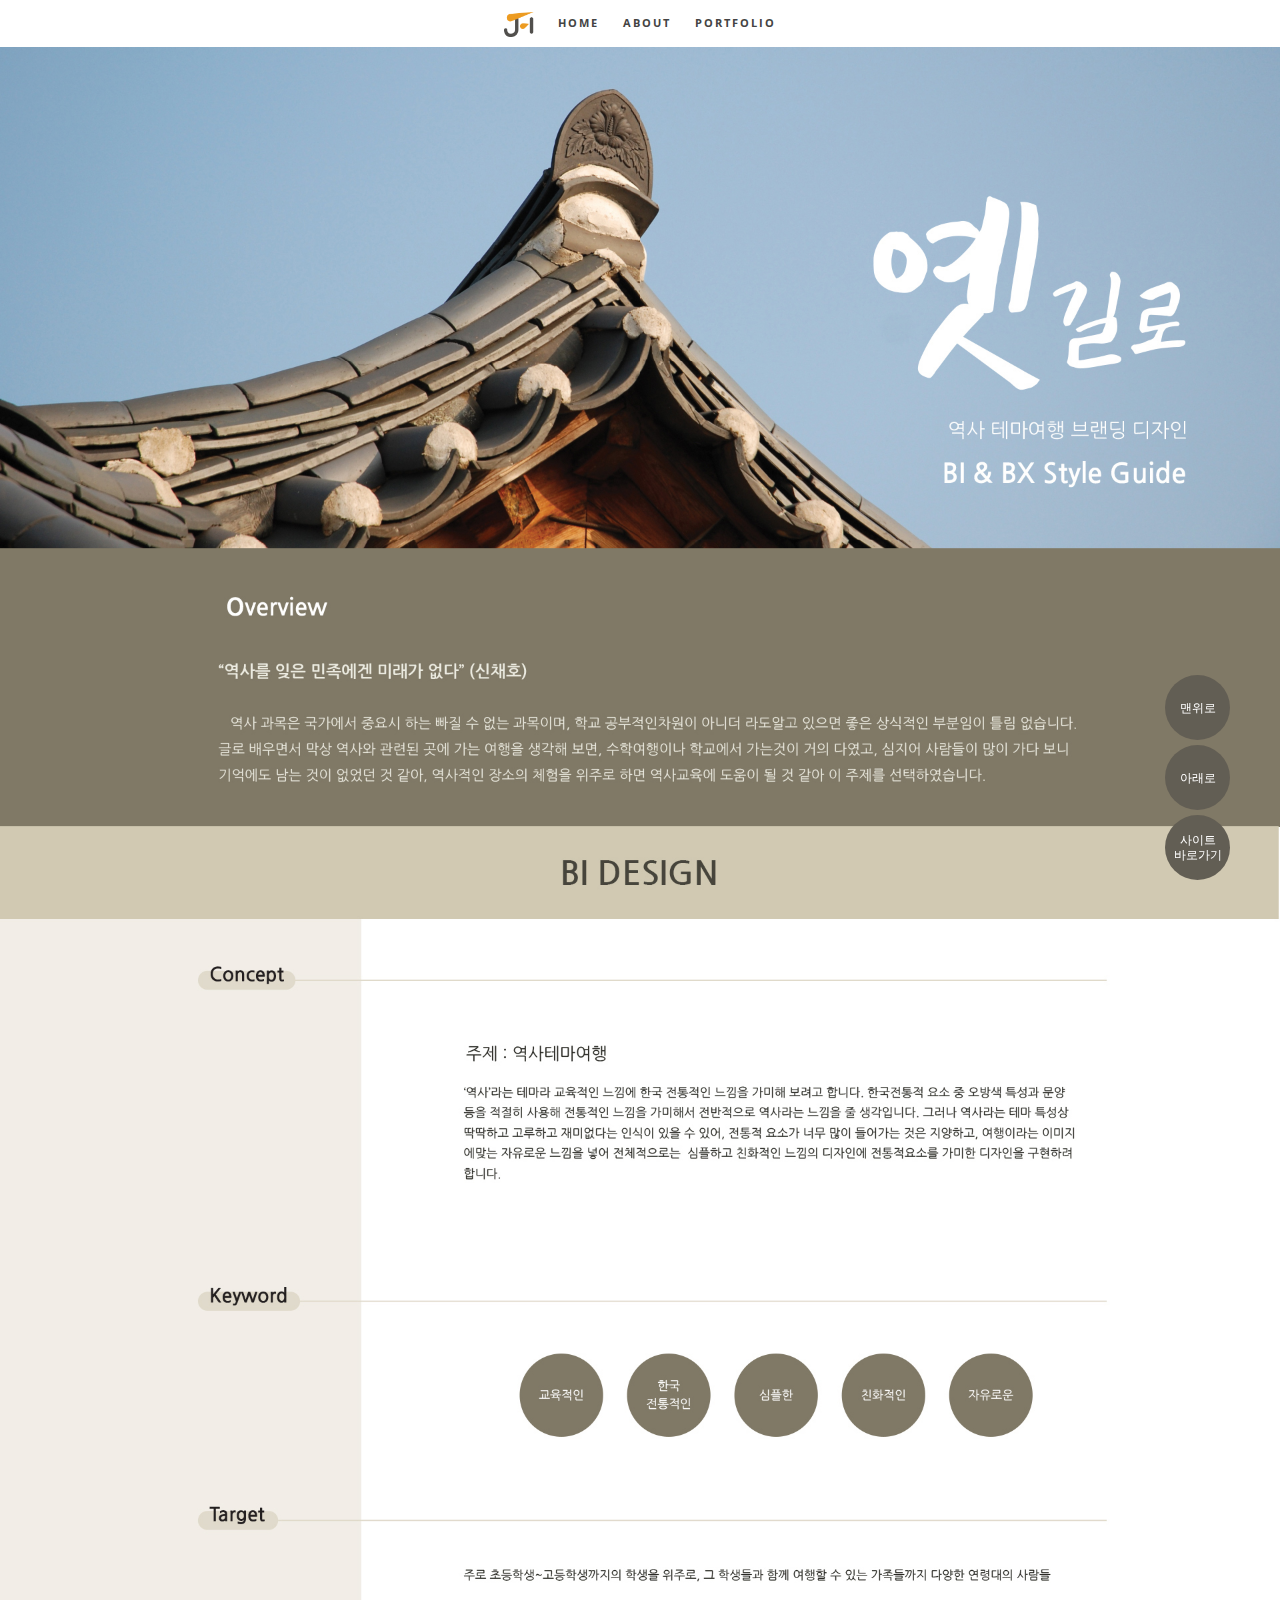
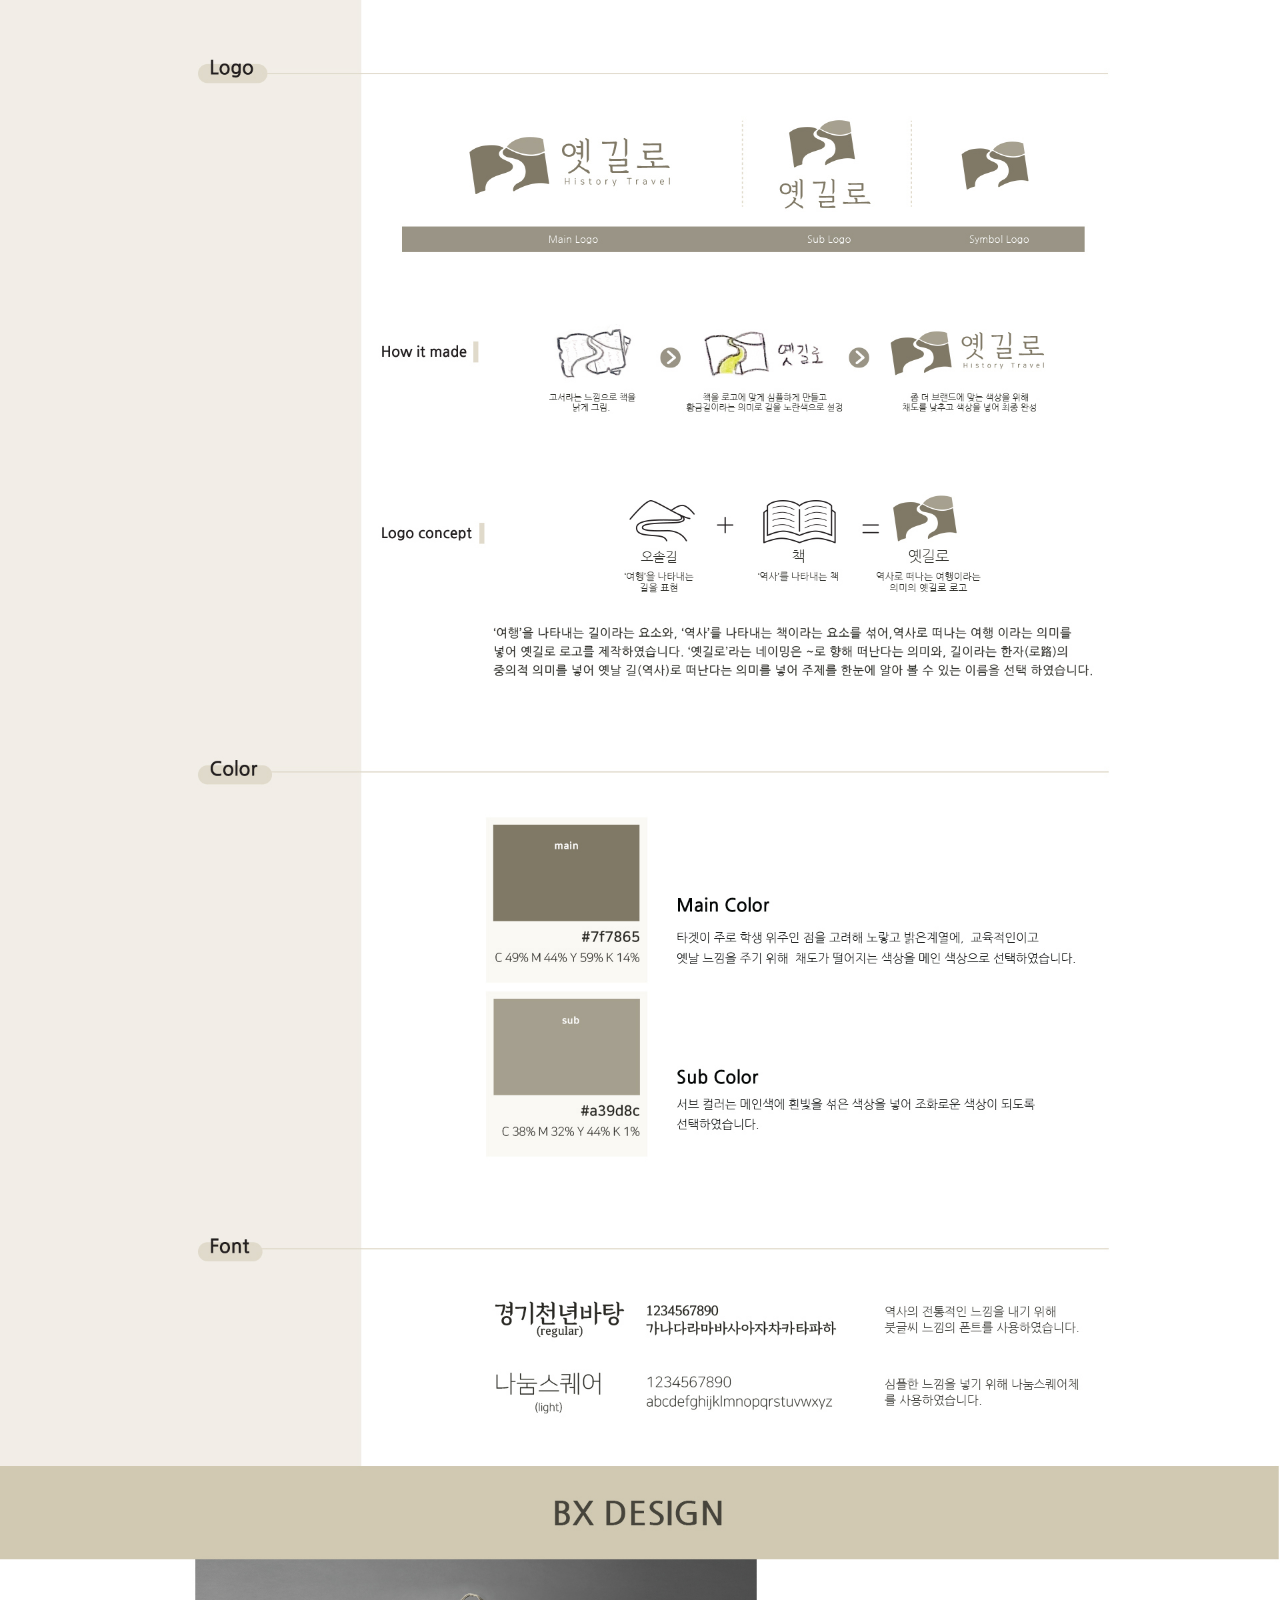
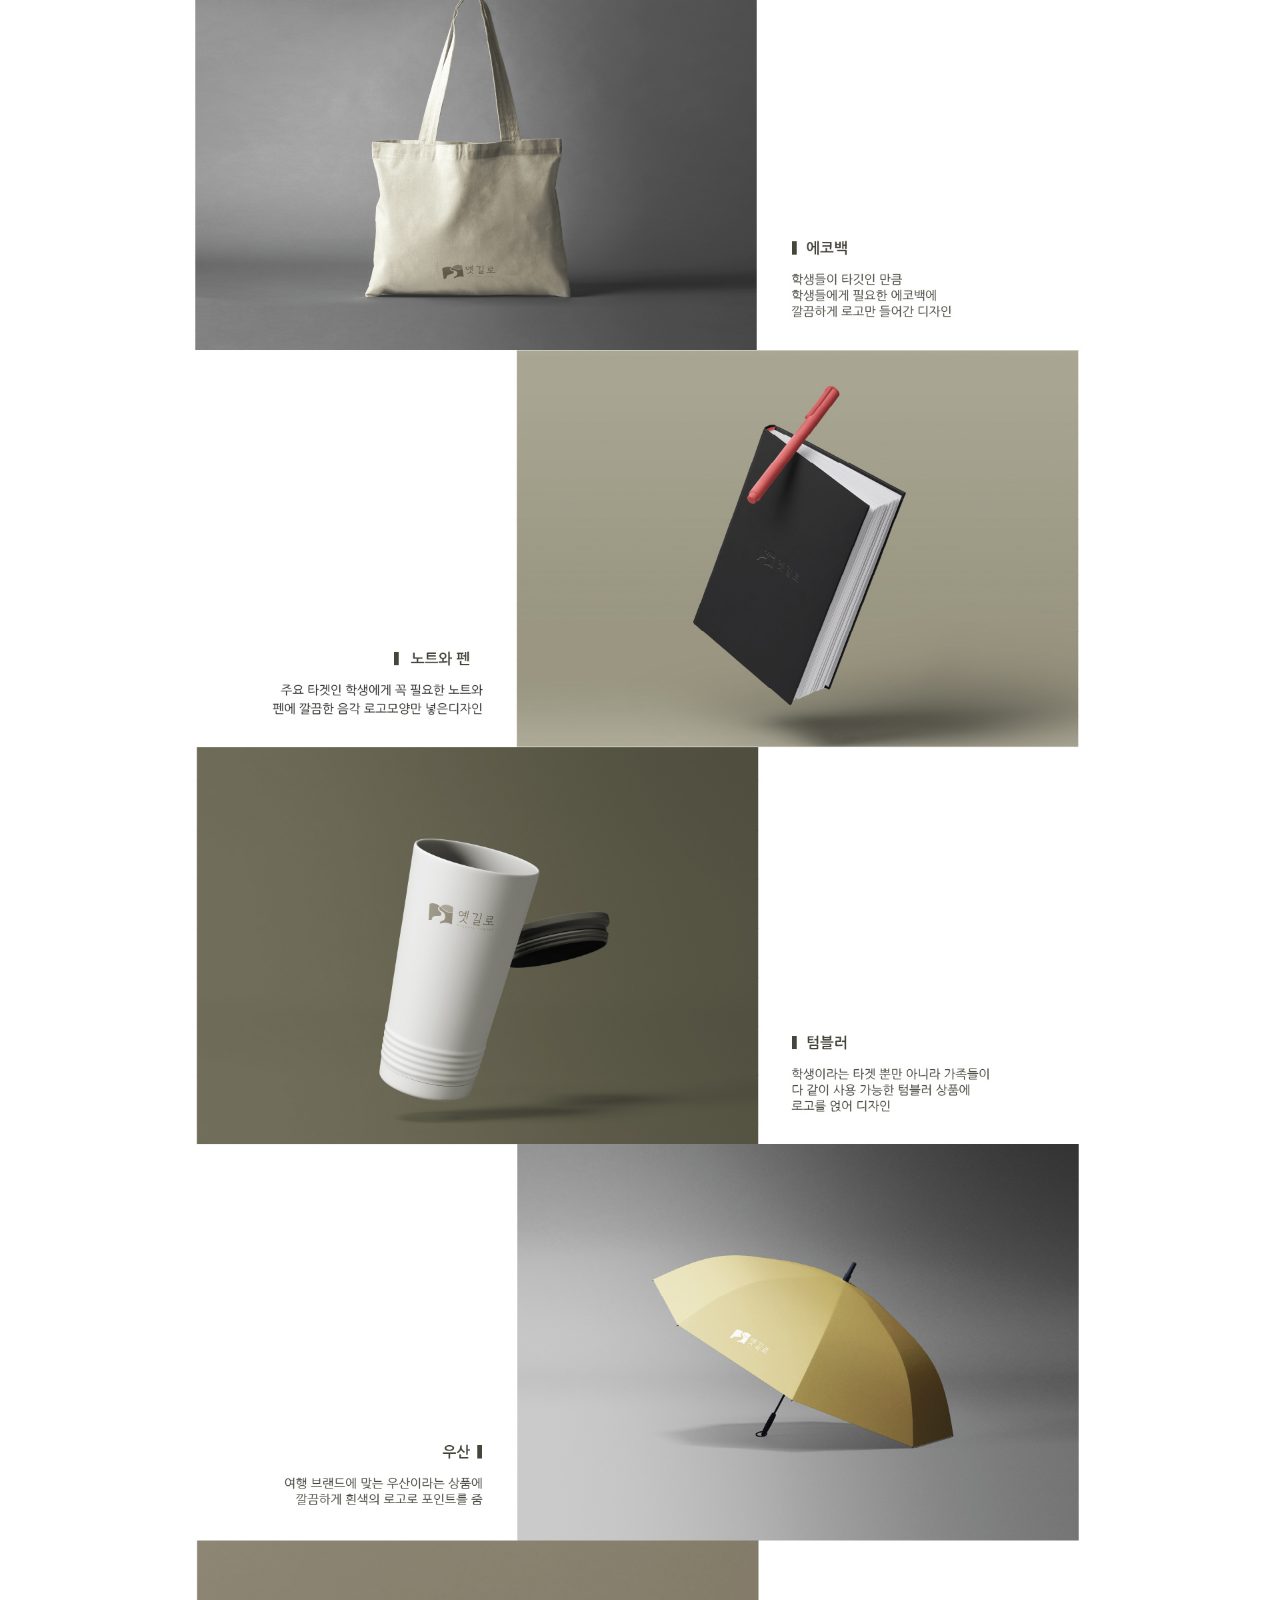
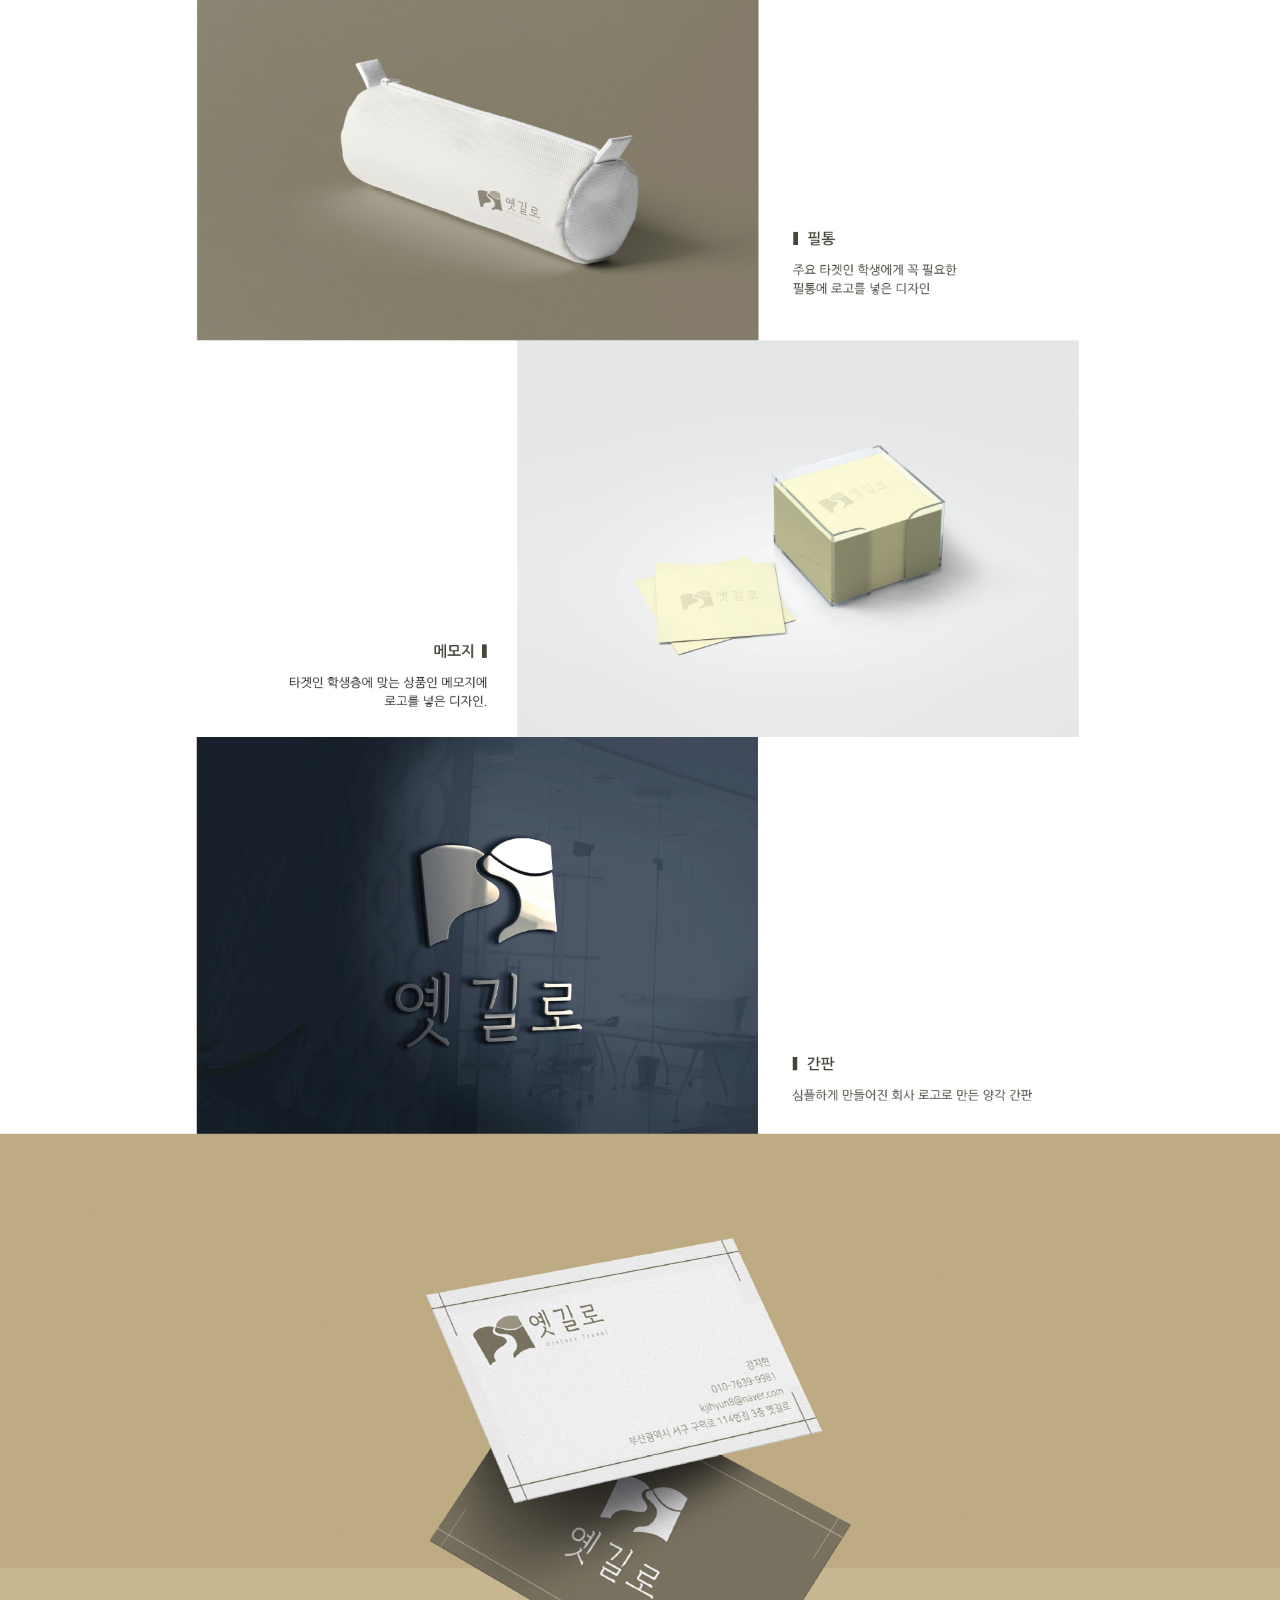
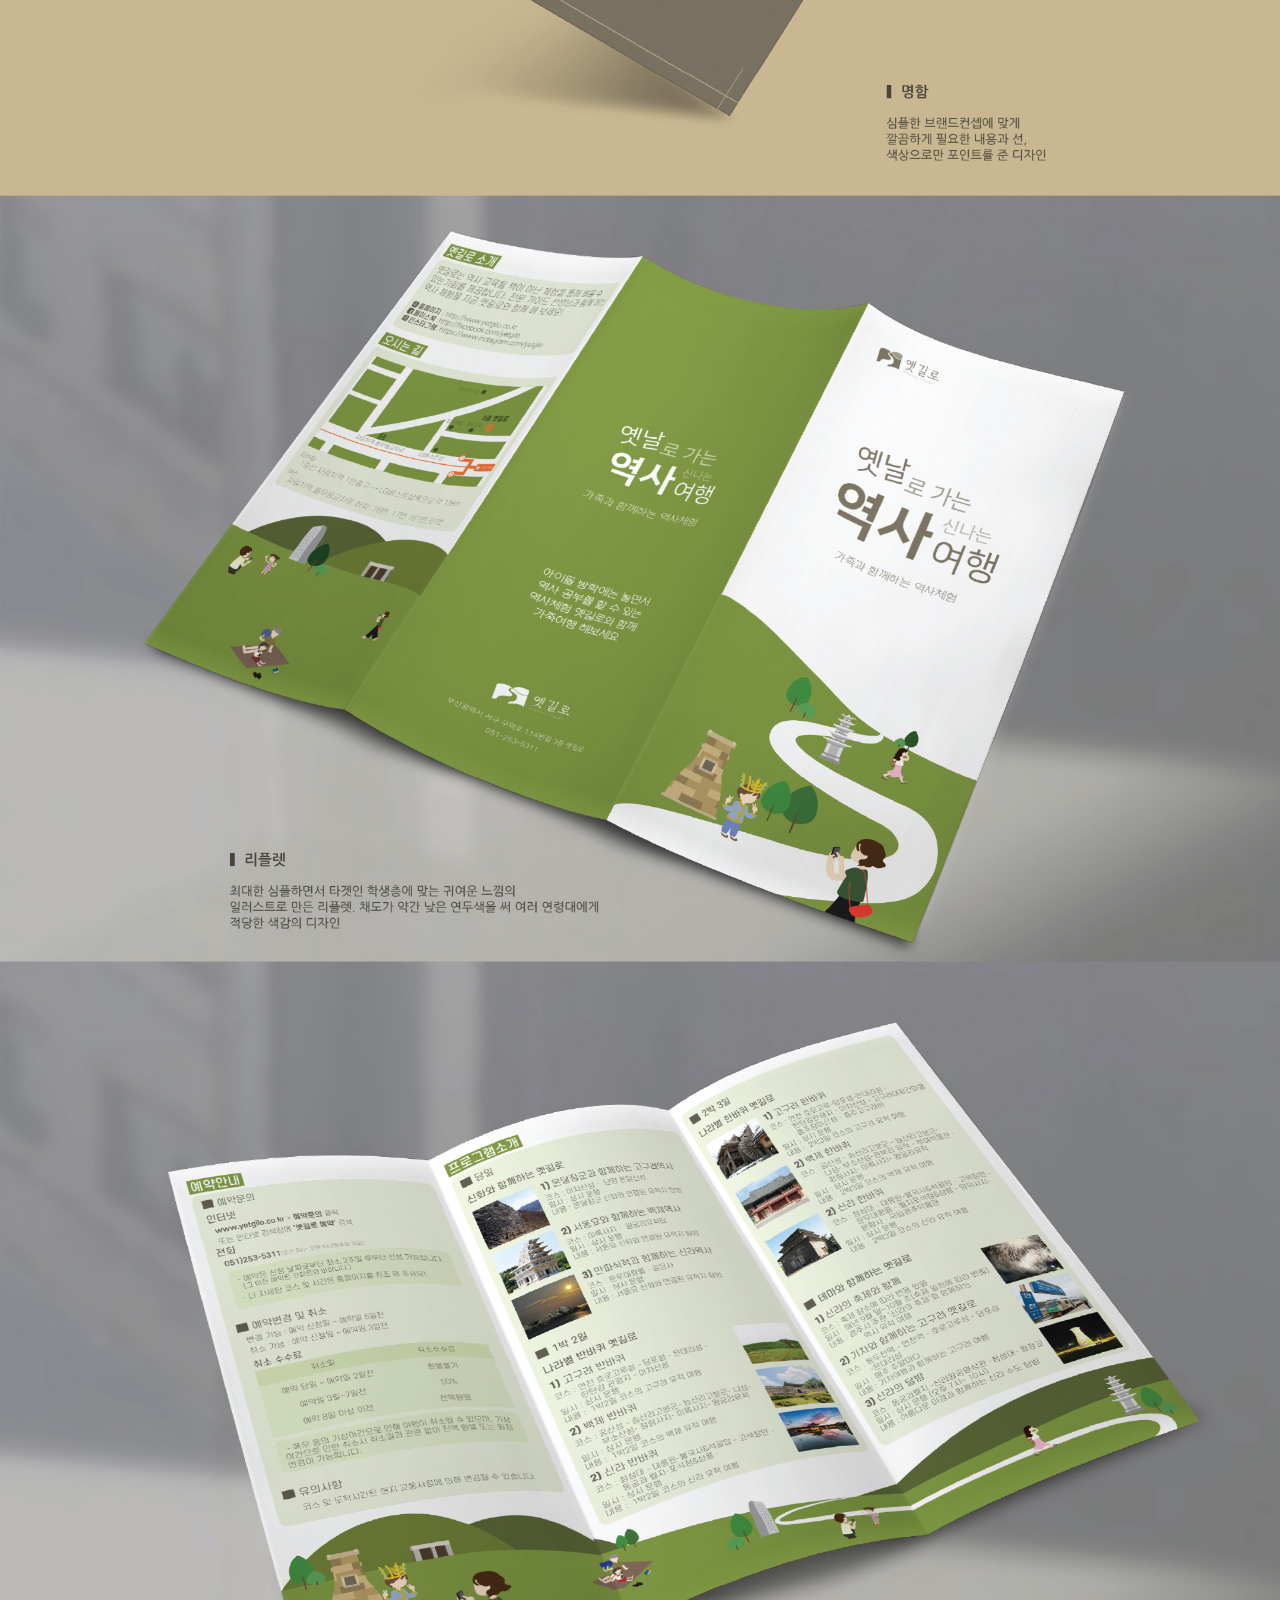
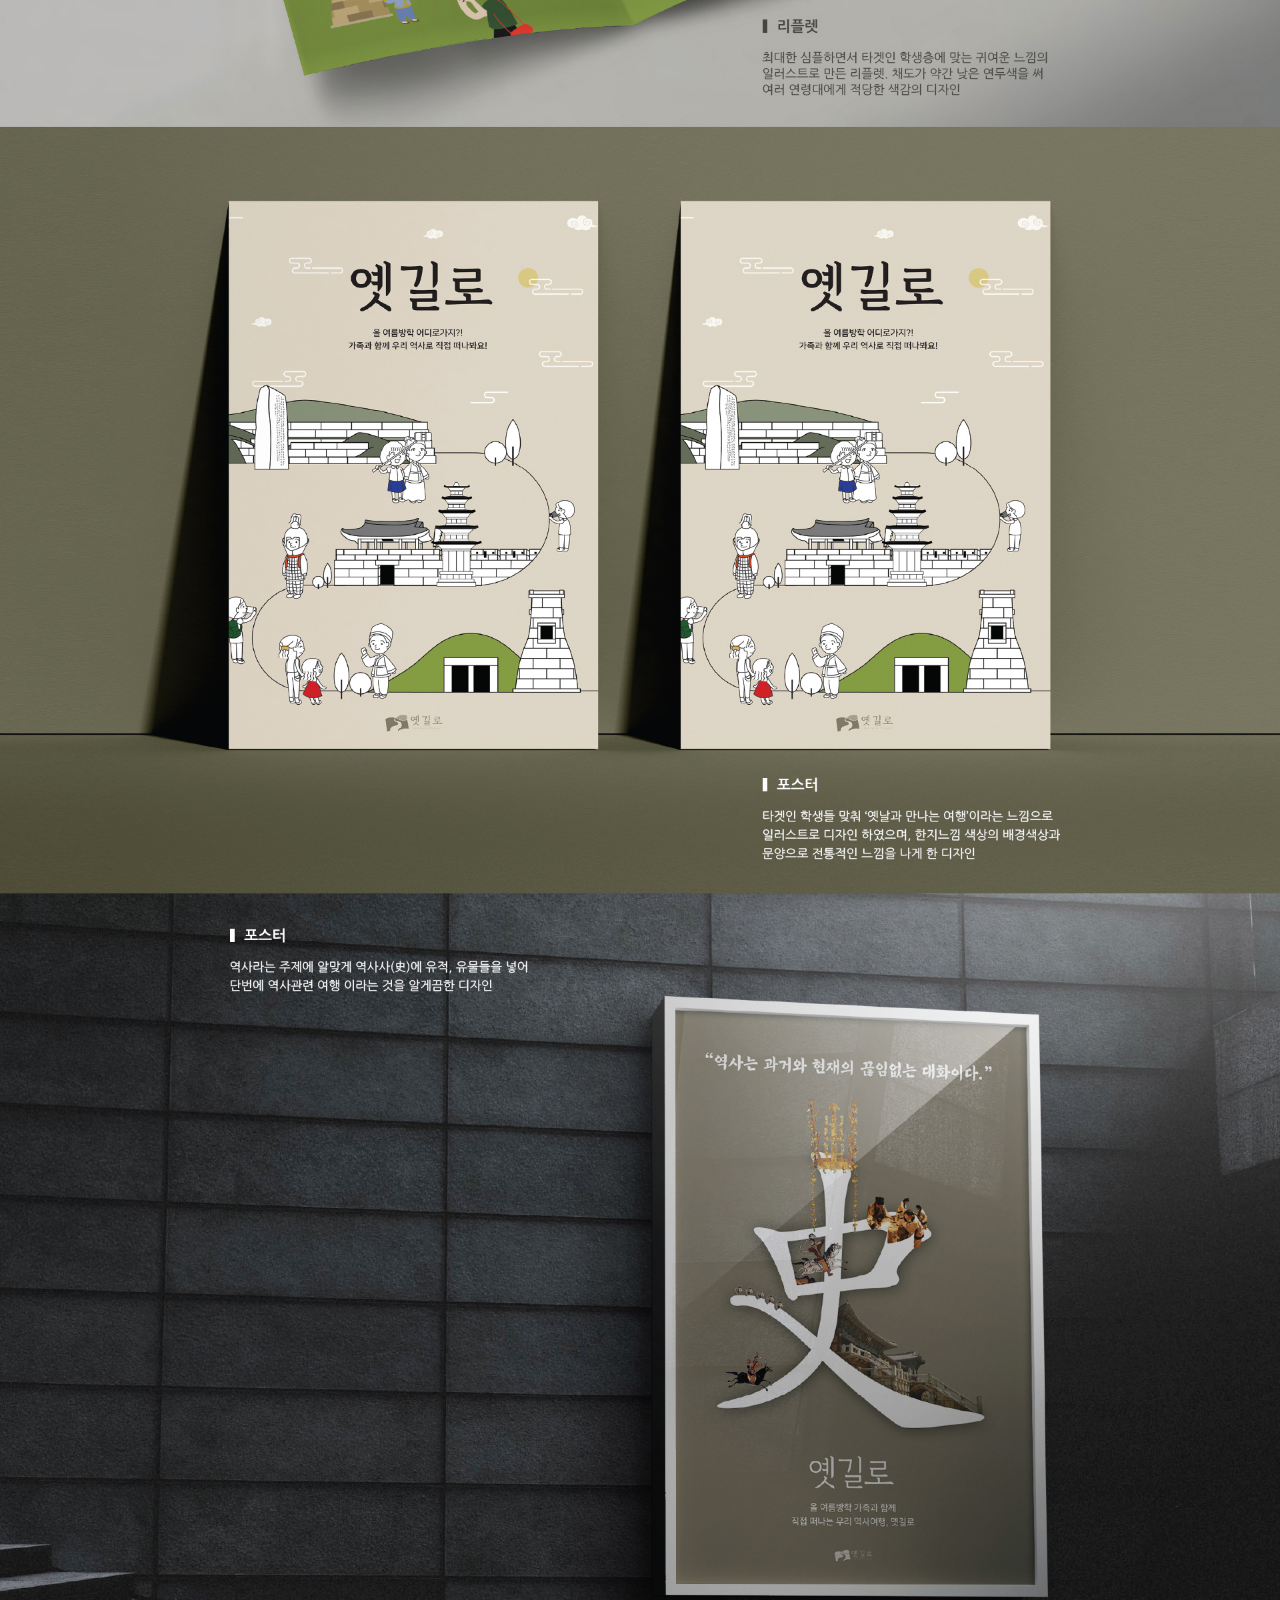
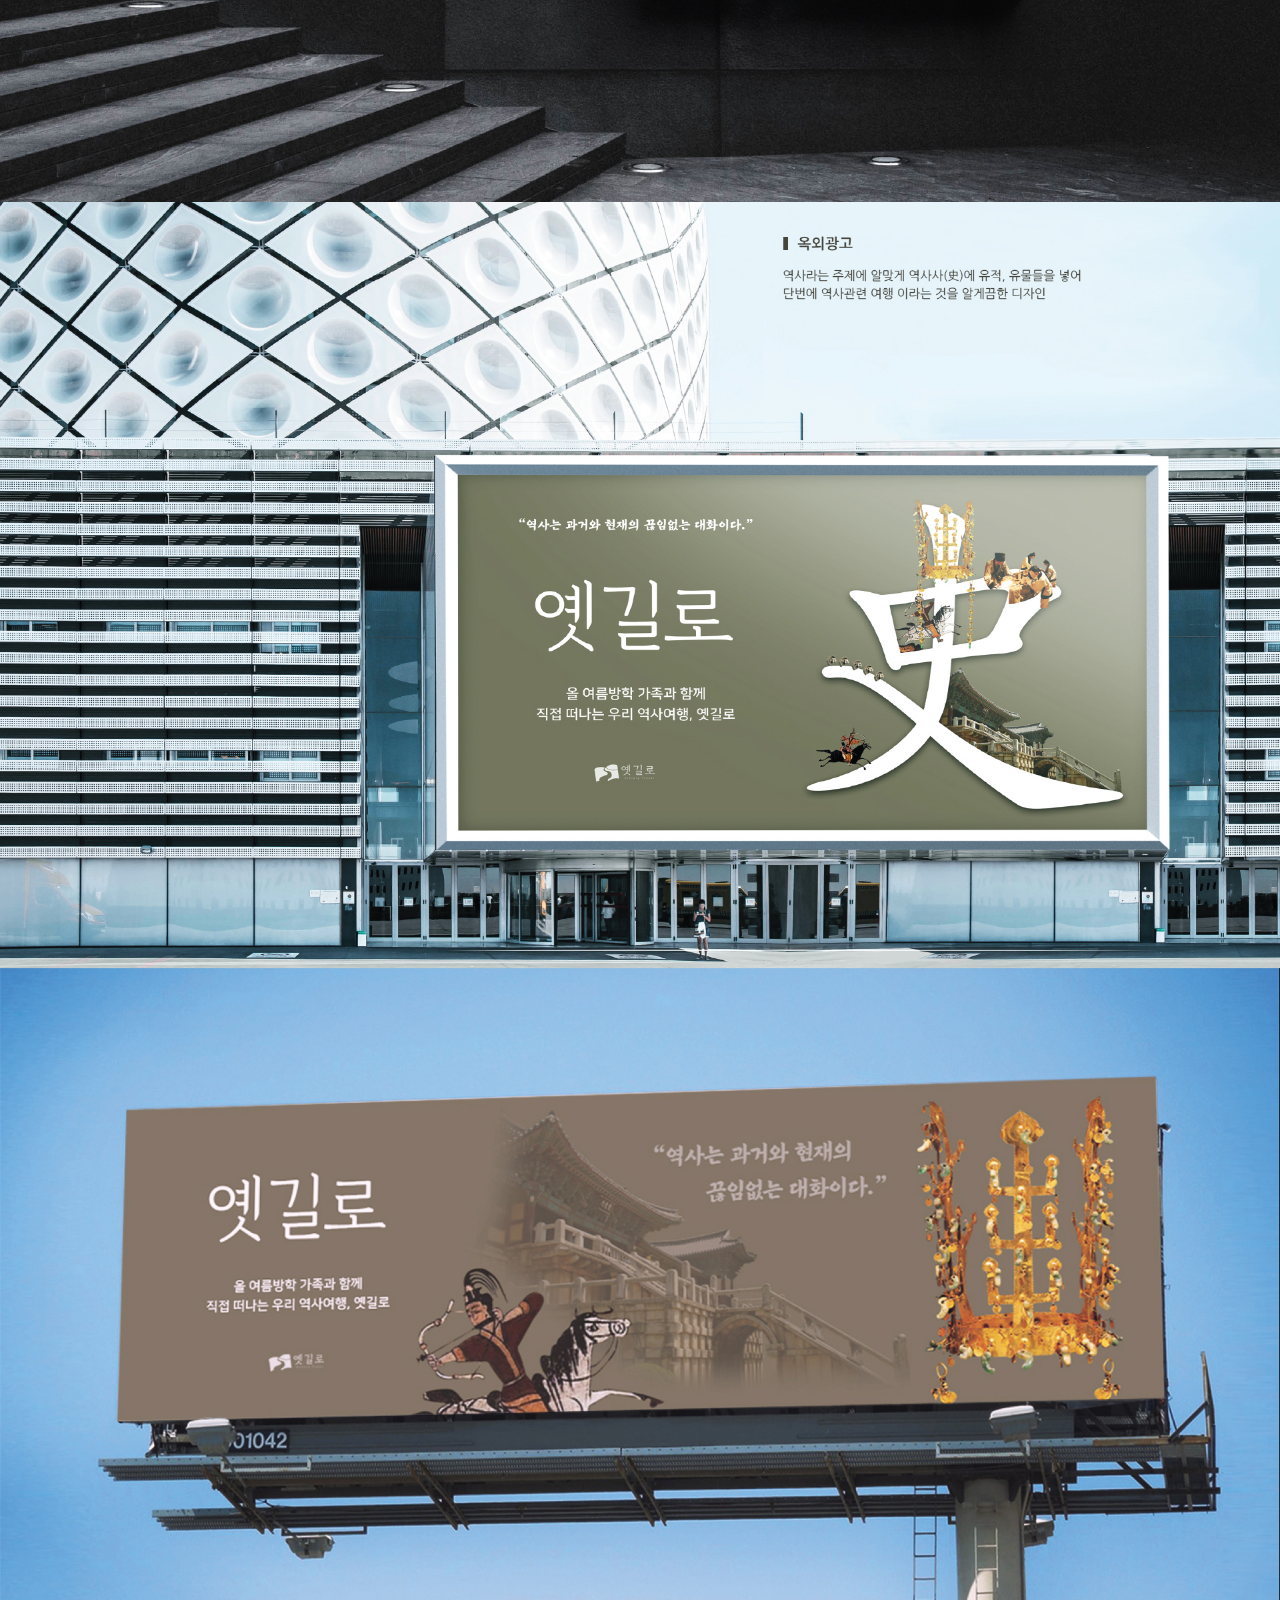
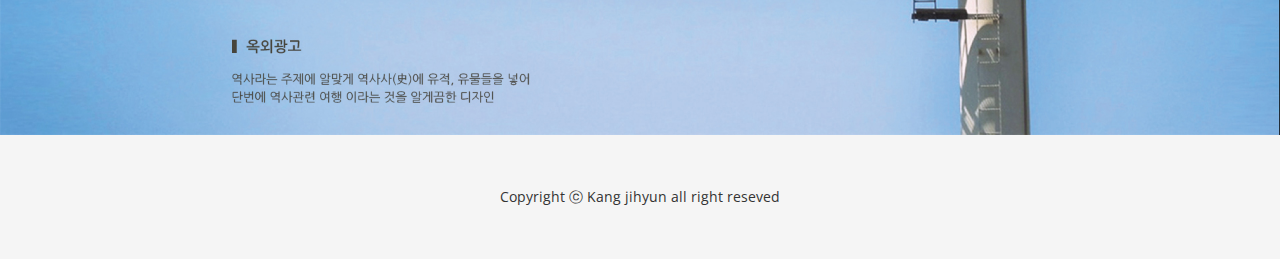
<file: project1_bi.html>
<!DOCTYPE html>
<html>

<head>
    <meta charset="utf-8">
    <meta http-equiv="X-UA-Compatible" content="IE=edge">
    <meta name="viewport" content="width=device-width, initial-scale=1">
    <title>Jihyun's Portfolio</title>
    <link rel="icon" href="img/favicon.png" type="image/x-icon">
    <!-- Bootstrap -->
    <link href="css/bootstrap.min.css" rel="stylesheet">
    <link href="ionicons/css/ionicons.min.css" rel="stylesheet">
    <link href="css/animate.min.css" rel="stylesheet">
    <link href="css/aos.css" rel="stylesheet">
    <!-- main style -->
    <link href="css/style.css" rel="stylesheet">

    <!-- HTML5 shim and Respond.js for IE8 support of HTML5 elements and media queries -->
    <!-- WARNING: Respond.js doesn't work if you view the page via file:// -->
    <!--[if lt IE 9]>
      <script src="https://oss.maxcdn.com/html5shiv/3.7.3/html5shiv.min.js"></script>
      <script src="https://oss.maxcdn.com/respond/1.4.2/respond.min.js"></script>
    <![endif]-->
</head>

<body>

    <!-- Preloader -->
    <div id="preloader">
        <div id="status">

            <div class="preloader" aria-busy="true" aria-label="Loading, please wait." role="progressbar">
            </div> 

        </div>
    </div>
    <!-- ./Preloader -->
    
    <!-- header -->
    <header class="navbar-fixed-top project_hd">
        <nav>
            <ul>
				<li class="logo2"><a href="index.html"><img src="img/logo.png"></a></li>
				<li><a href="index.html">home</a></li>
				<li><a href="index.html">About</a></li>
                <li><a href="index.html">portfolio</a></li>
            </ul>
        </nav>
    </header>
    <!-- ./header -->
    
    <div class="project_img">
		<div id="top1"><img src="img/pj1_bi1.jpg"></div>
		<img src="img/pj1_bi2.jpg">
		<img src="img/pj1_bi3.jpg">
		<img src="img/pj1_bi4.jpg">
	</div>
	<div class="fixed_b">
		<div><a href="#top1" class="fixed_btn">맨위로</a></div>
		<div><a href="#end" class="fixed_btn">아래로</a></div>
		<div><a href="https://jihyun8.github.io/yetgilo" class="fixed_btn" target="_blank">사이트<br>바로가기</a></div> 
	</div>
    
	
	<div class="footer" id="end">Copyright ⓒ Kang jihyun all right reseved</div>
    <!-- jQuery -->
    <script src="js/jquery.js"></script>
    <!--  plugins  -->
    <script src="js/bootstrap.min.js"></script>
    <script src="js/plugins.js"></script>
    <script src="js/aos.js"></script>
    <script src="js/jquery.form.js"></script>
    <script src="js/jquery.validate.min.js"></script>

    <!--  main script  -->
    <script src="js/custom.js"></script>
</body>

</html>
</file>
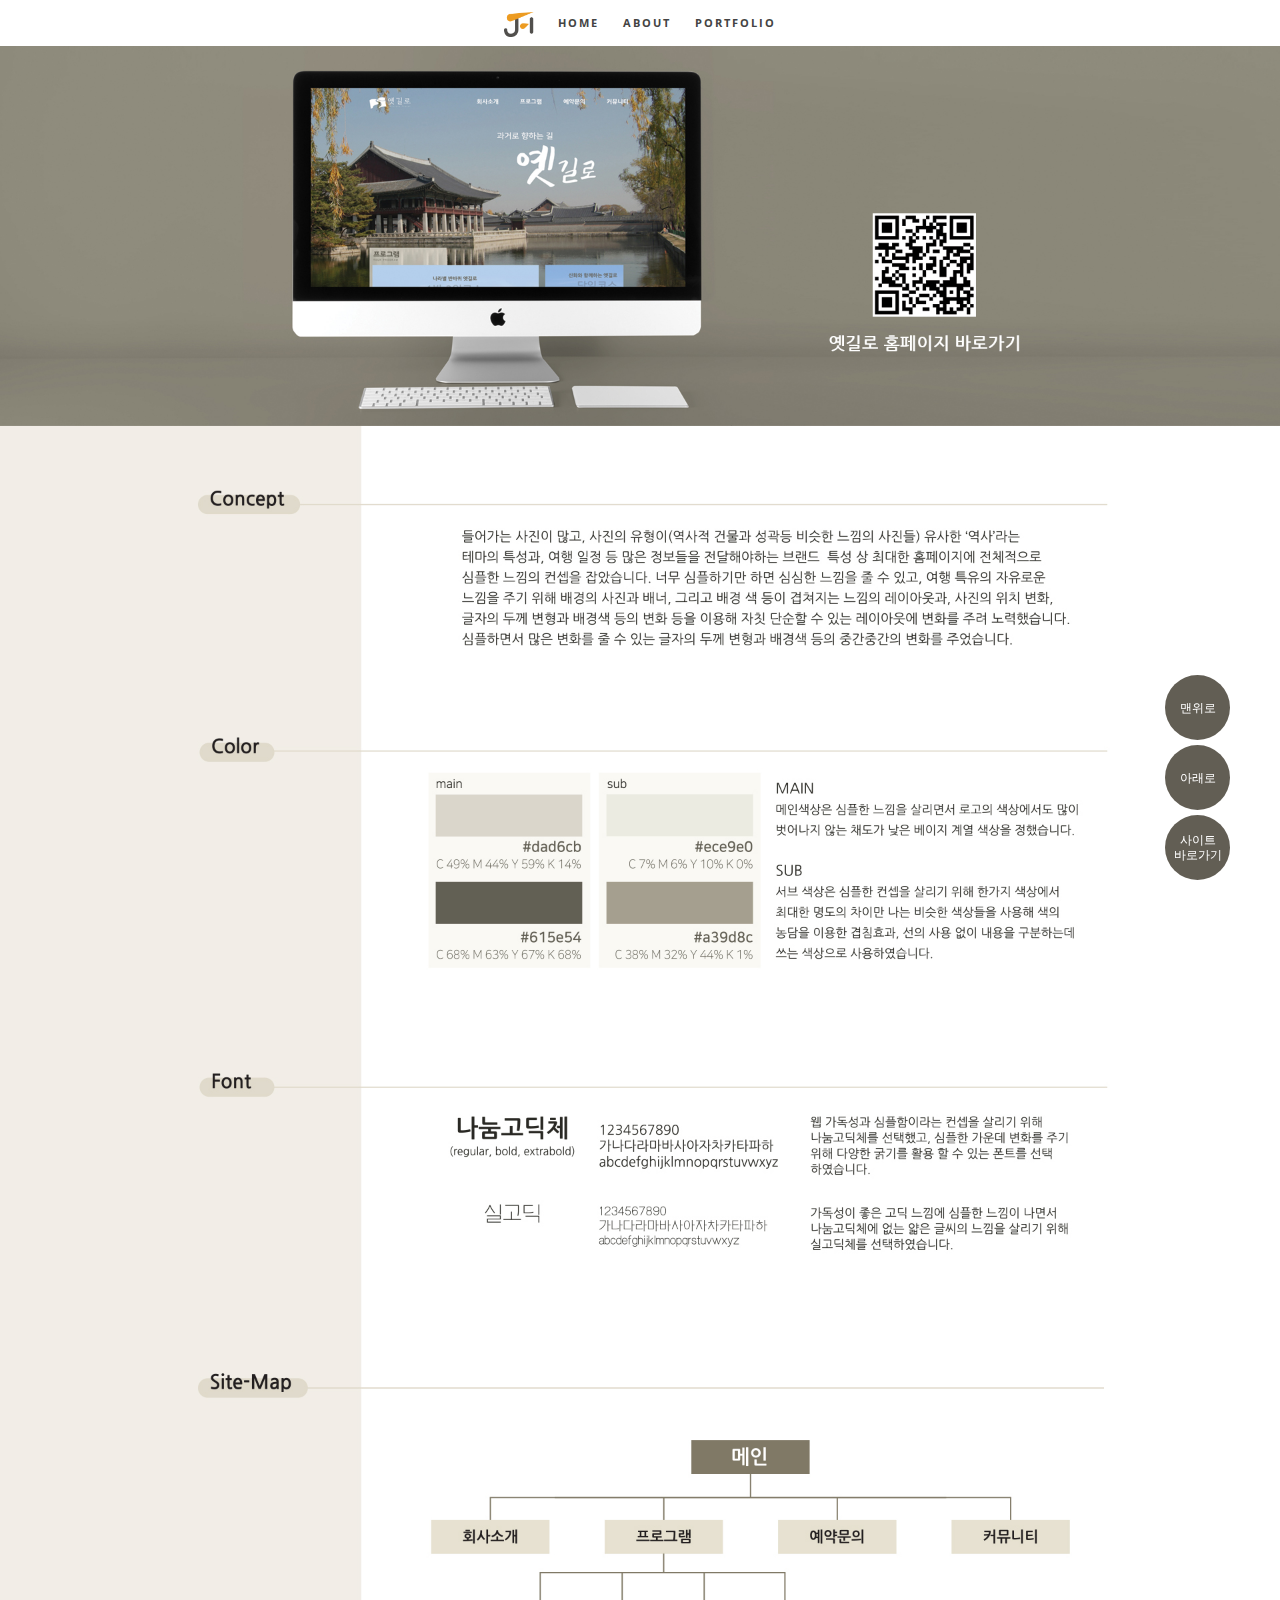
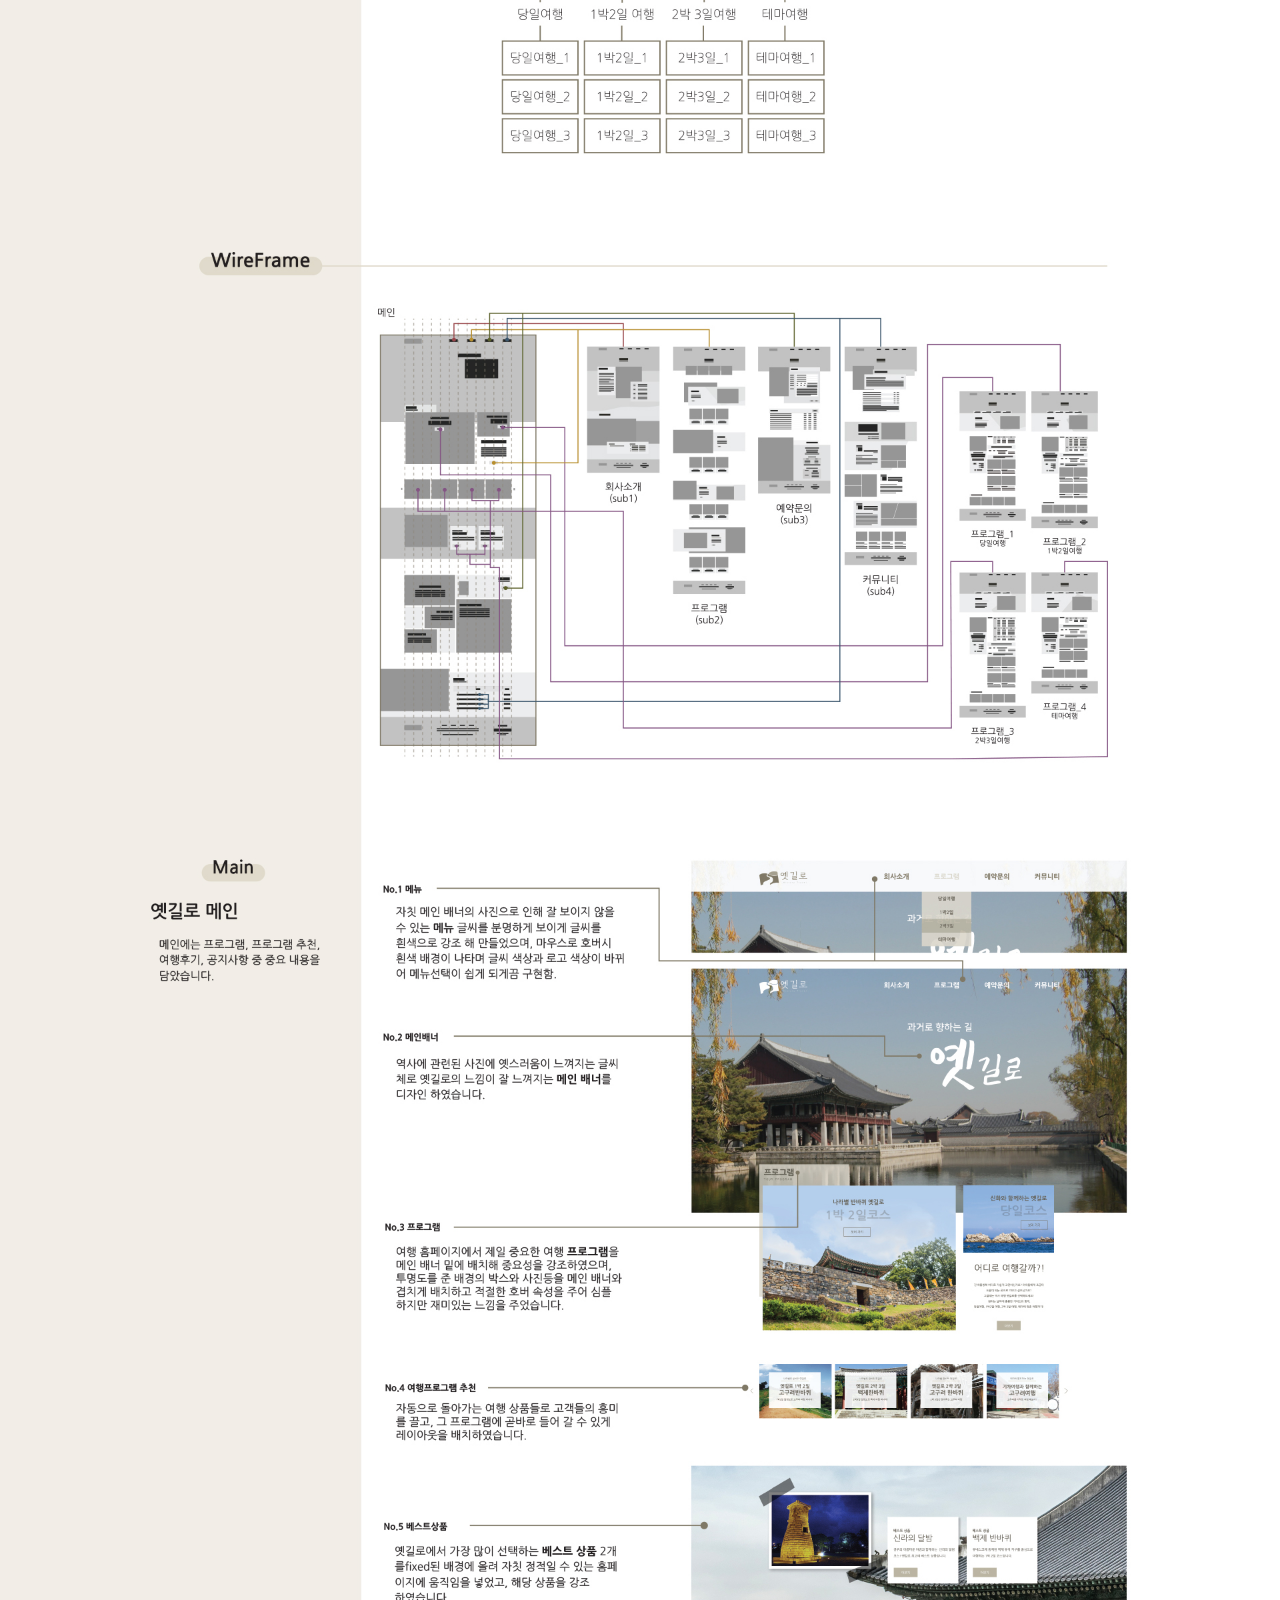
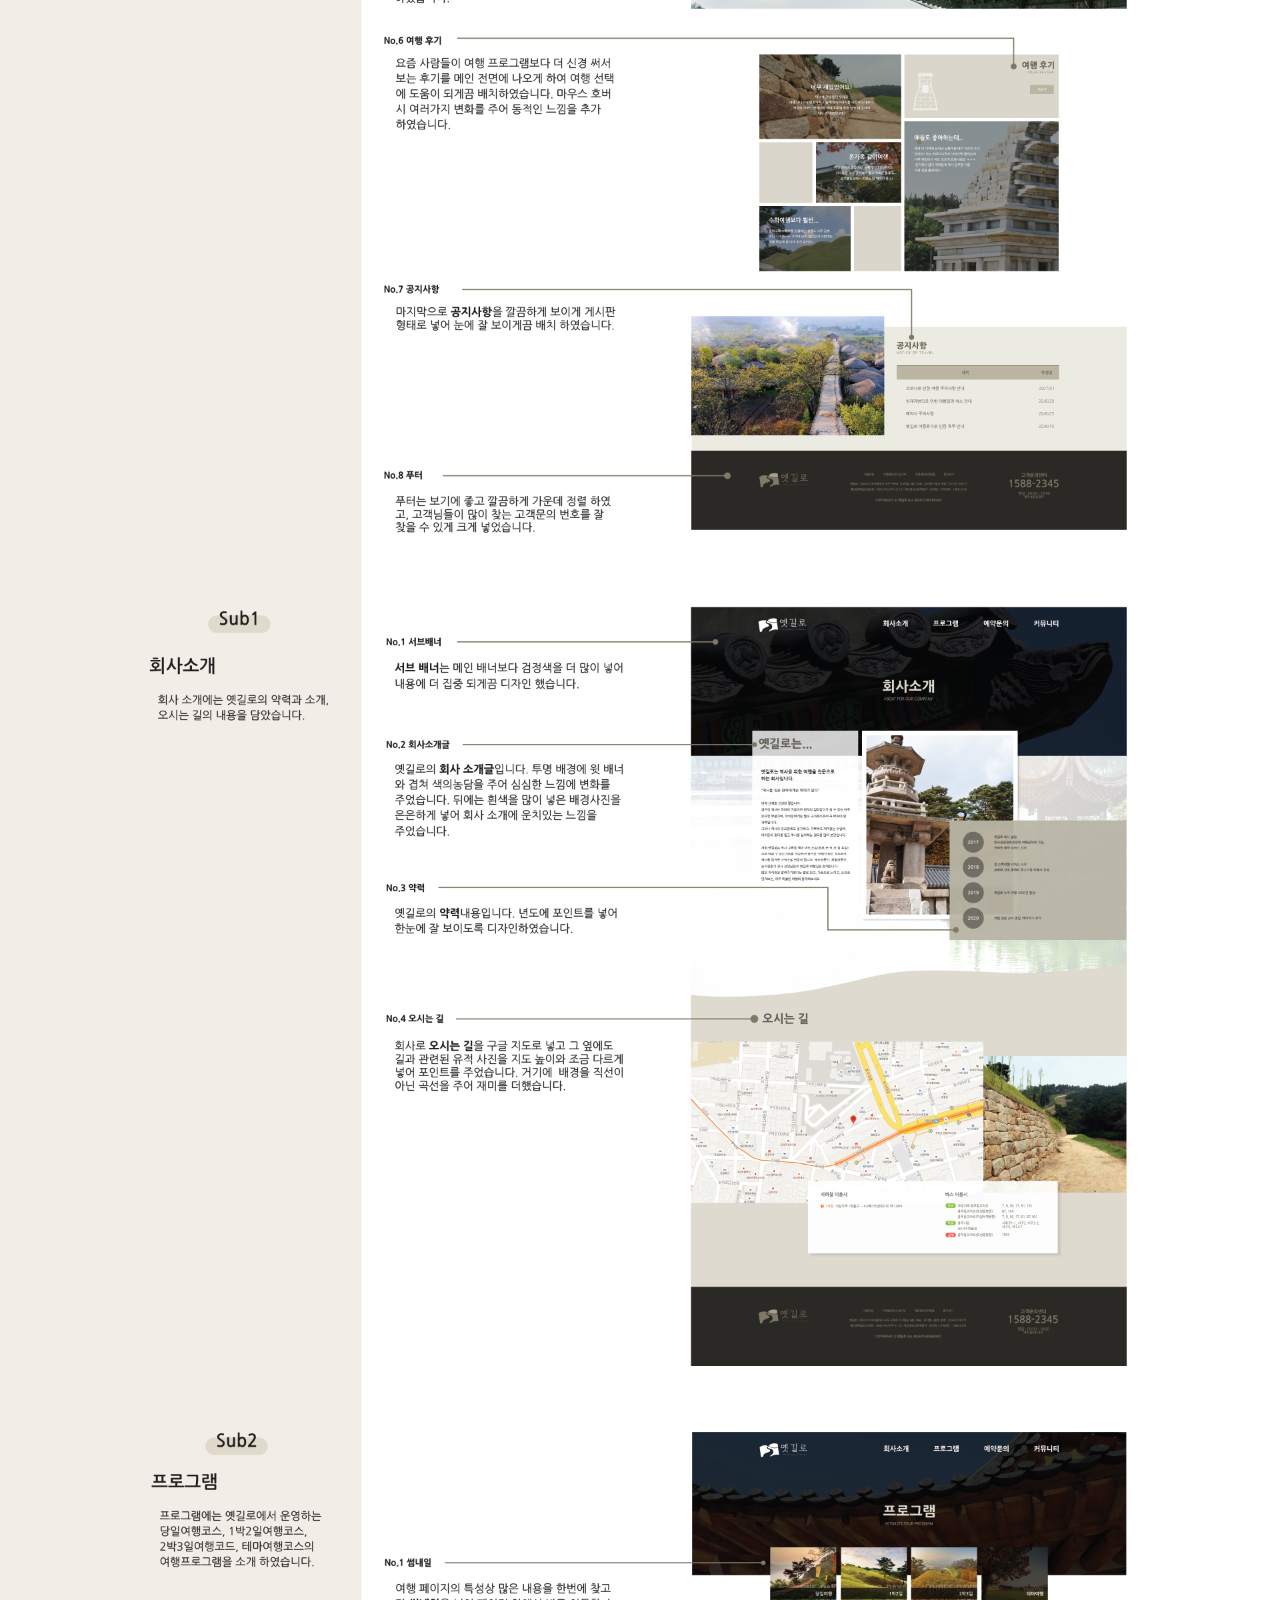
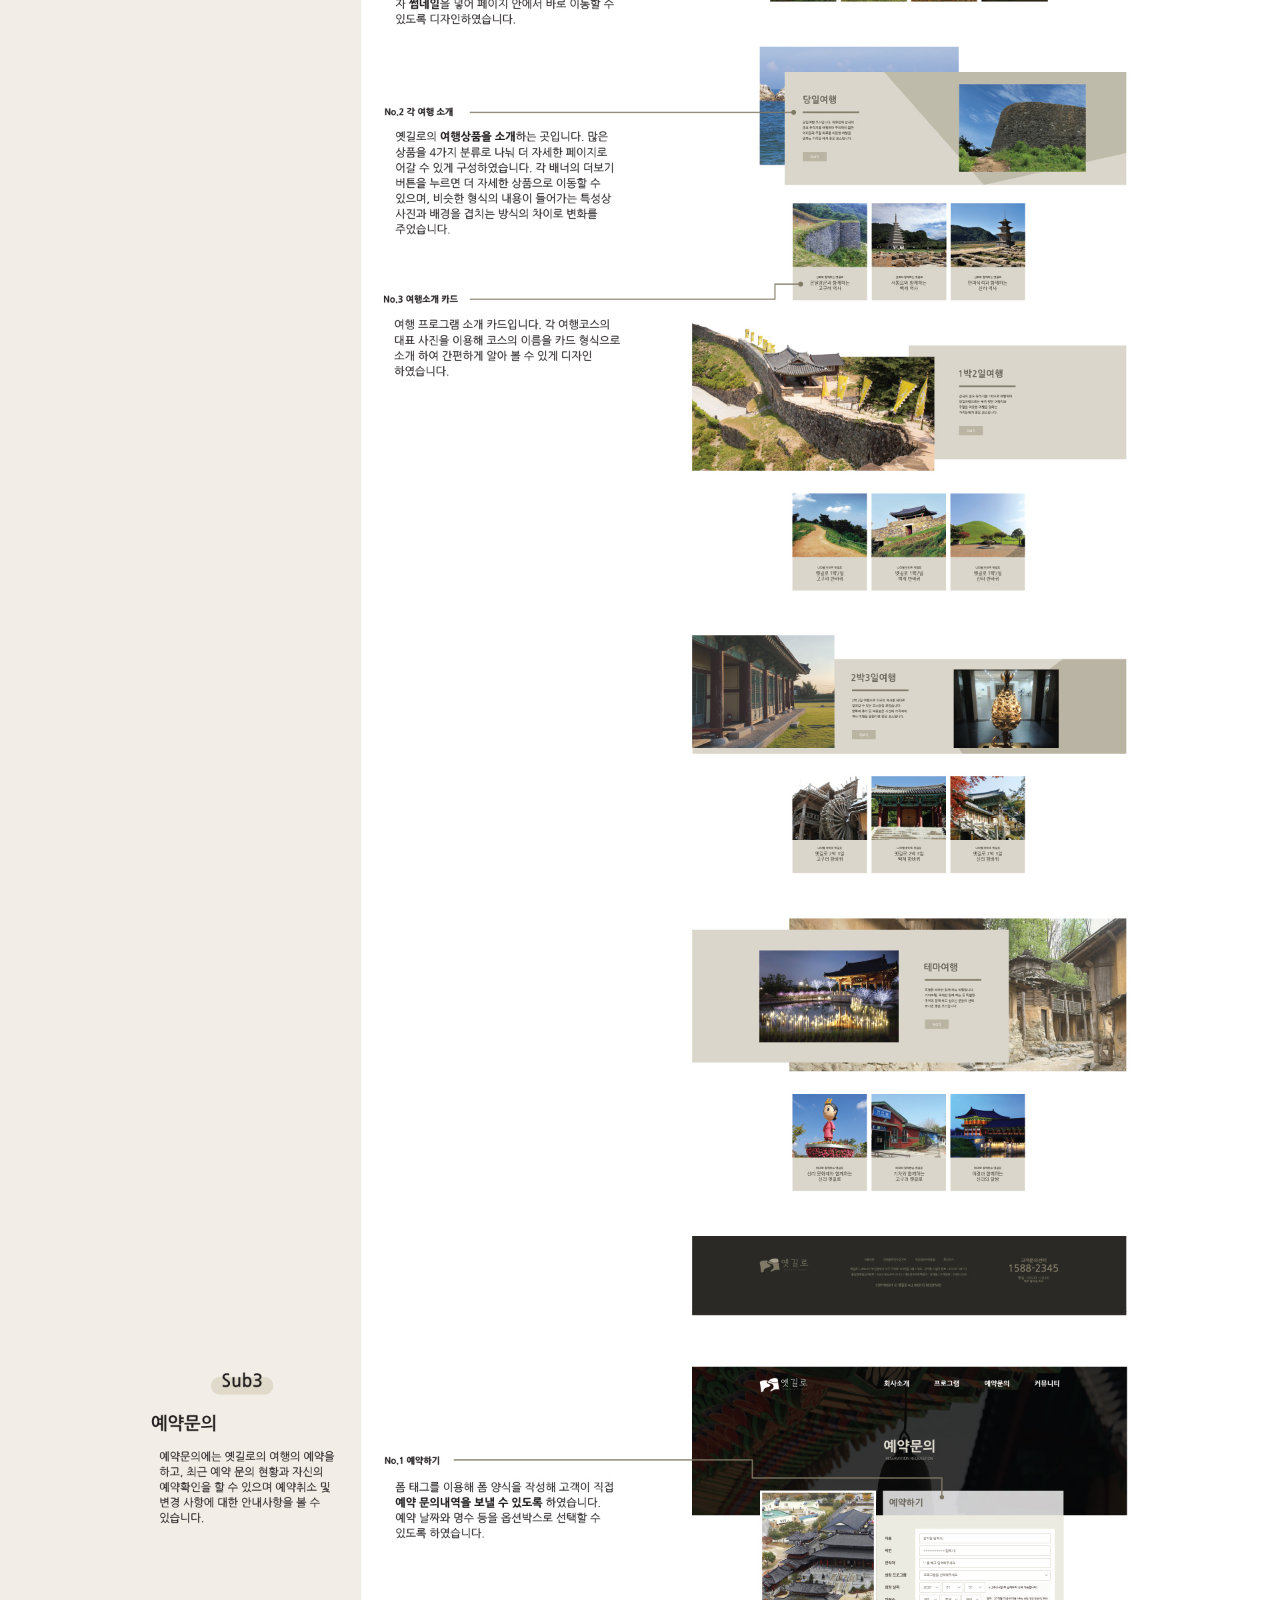
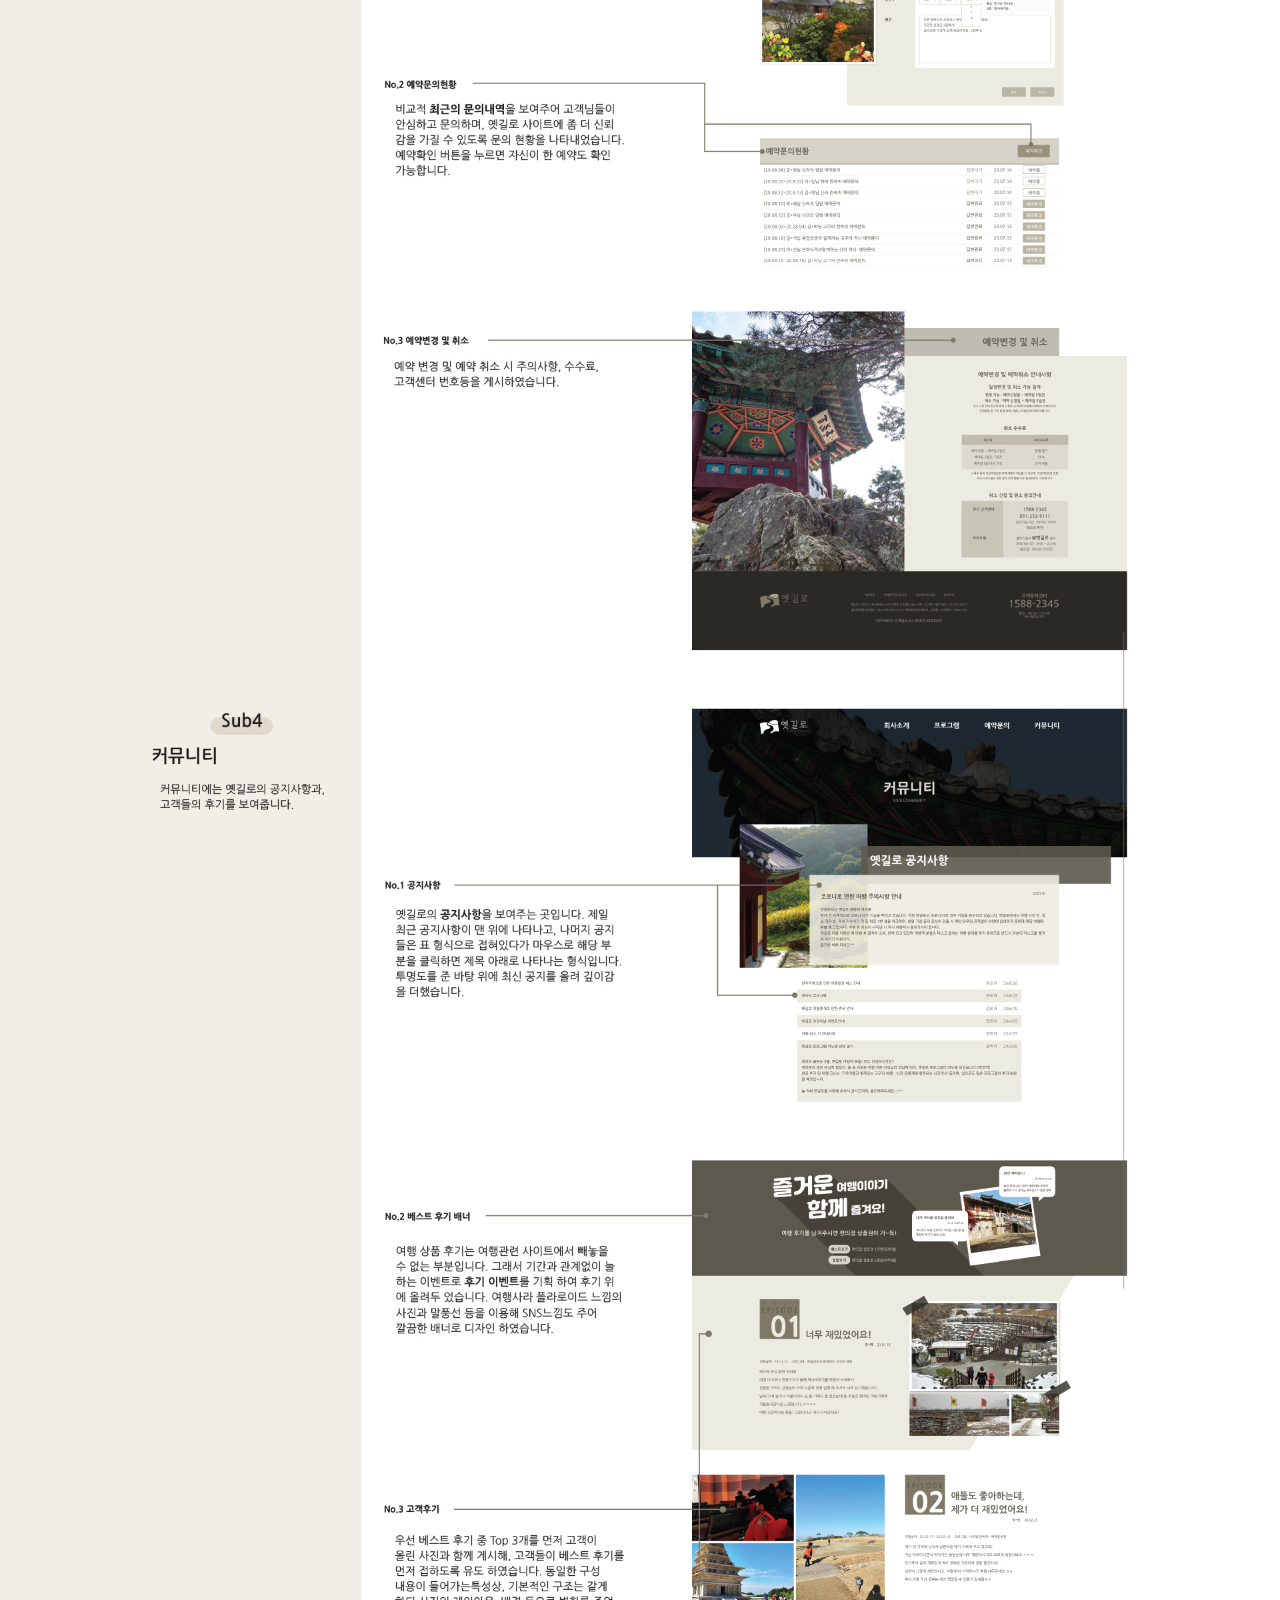
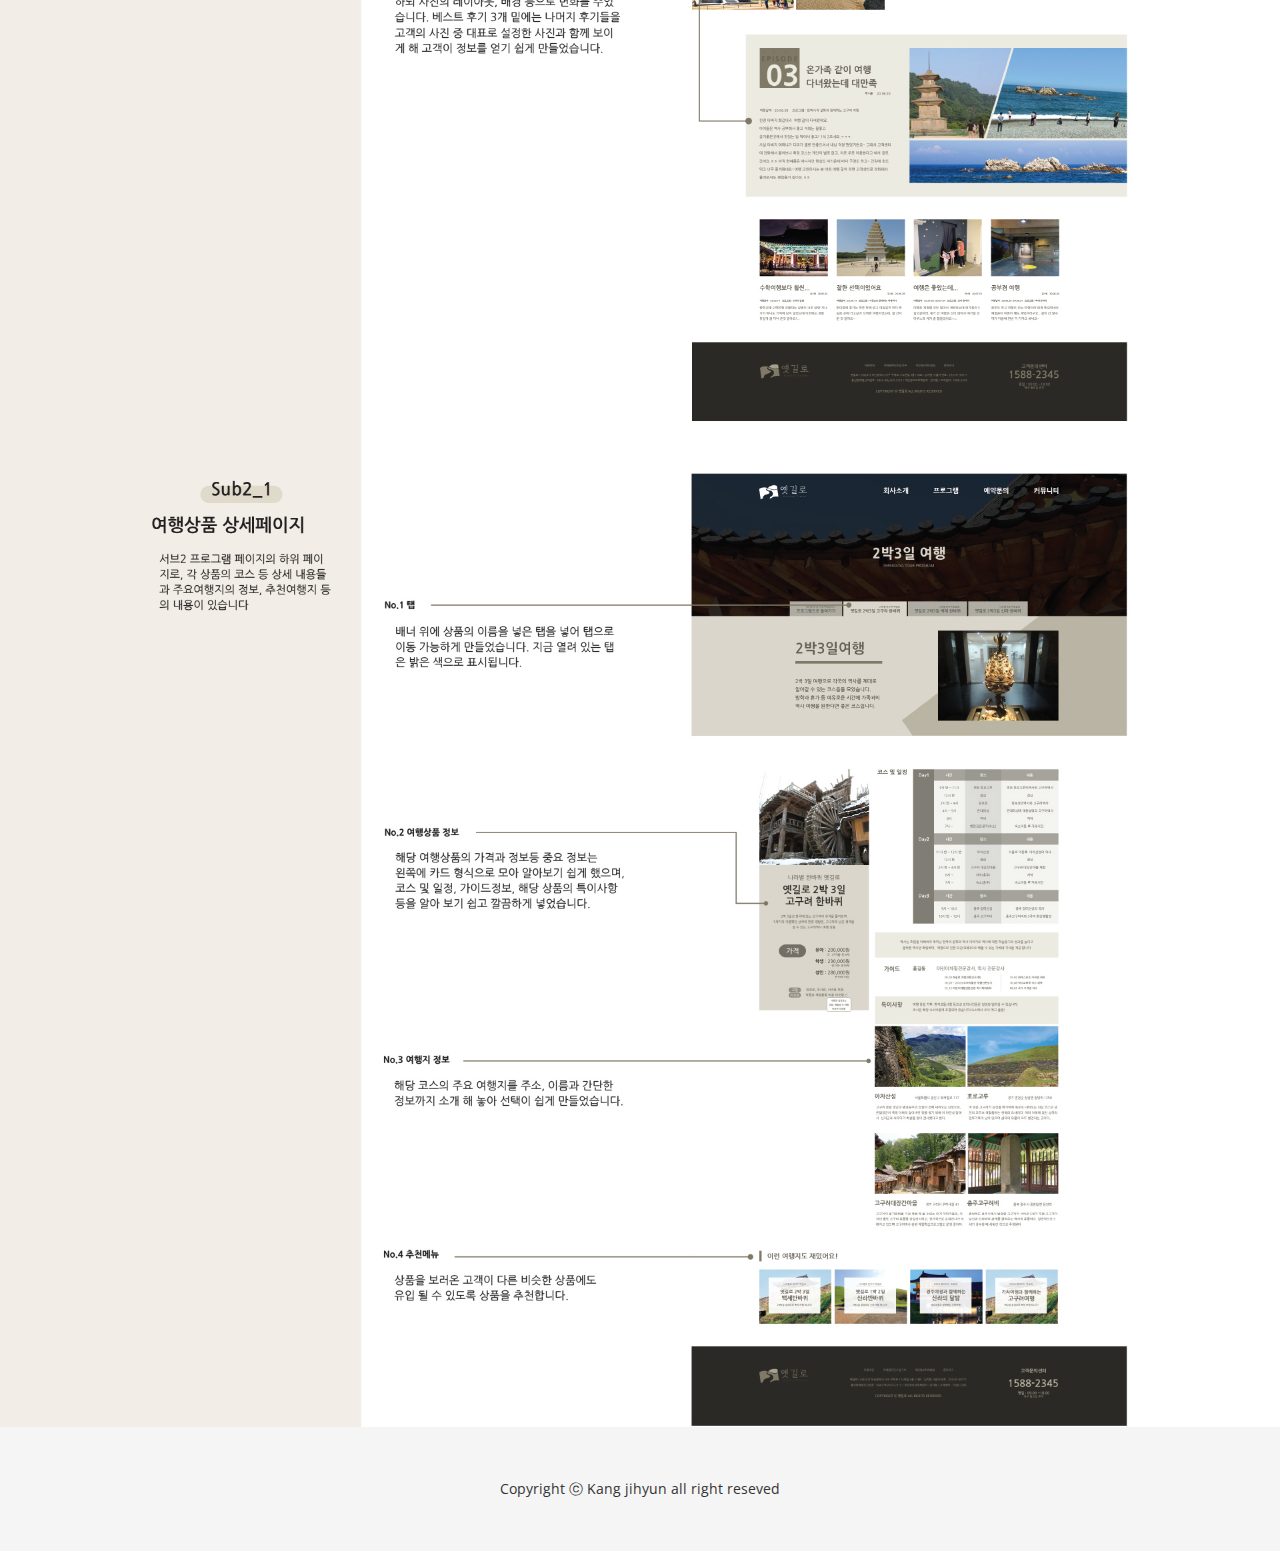
<file: project1_web.html>
<!DOCTYPE html>
<html>

<head>
    <meta charset="utf-8">
    <meta http-equiv="X-UA-Compatible" content="IE=edge">
    <meta name="viewport" content="width=device-width, initial-scale=1">
    <title>Jihyun's Portfolio</title>
    <link rel="icon" href="img/favicon.png" type="image/x-icon">
    <!-- Bootstrap -->
    <link href="css/bootstrap.min.css" rel="stylesheet">
    <link href="ionicons/css/ionicons.min.css" rel="stylesheet">
    <link href="css/animate.min.css" rel="stylesheet">
    <link href="css/aos.css" rel="stylesheet">
    <!-- main style -->
    <link href="css/style.css" rel="stylesheet">

    <!-- HTML5 shim and Respond.js for IE8 support of HTML5 elements and media queries -->
    <!-- WARNING: Respond.js doesn't work if you view the page via file:// -->
    <!--[if lt IE 9]>
      <script src="https://oss.maxcdn.com/html5shiv/3.7.3/html5shiv.min.js"></script>
      <script src="https://oss.maxcdn.com/respond/1.4.2/respond.min.js"></script>
    <![endif]-->
</head>

<body>

    <!-- Preloader -->
    <div id="preloader">
        <div id="status">

            <div class="preloader" aria-busy="true" aria-label="Loading, please wait." role="progressbar">
            </div> 

        </div>
    </div>
    <!-- ./Preloader -->
    
    <!-- header -->
    <header class="navbar-fixed-top project_hd">
        <nav>
            <ul>
				<li class="logo2"><a href="index.html"><img src="img/logo.png"></a></li>
				<li><a href="index.html">home</a></li>
				<li><a href="index.html">About</a></li>
                <li><a href="index.html">portfolio</a></li>
            </ul>
        </nav>
    </header>
    <!-- ./header -->
    
    <div class="project_img">
		<img src="img/pj1_web1.jpg" id="top">
		<img src="img/pj1_web2.jpg">
		<img src="img/pj1_web3.jpg">
		
	</div>
	<div class="fixed_b">
		<div><a href="#top" class="fixed_btn">맨위로</a></div>
		<div><a href="#end" class="fixed_btn">아래로</a></div>
		<div><a href="https://jihyun8.github.io/yetgilo" class="fixed_btn" target="_blank">사이트<br>바로가기</a></div> 
	</div>
    
	
	<div class="footer" id="end">Copyright ⓒ Kang jihyun all right reseved</div>
    <!-- jQuery -->
    <script src="js/jquery.js"></script>
    <!--  plugins  -->
    <script src="js/bootstrap.min.js"></script>
    <script src="js/plugins.js"></script>
    <script src="js/aos.js"></script>
    <script src="js/jquery.form.js"></script>
    <script src="js/jquery.validate.min.js"></script>

    <!--  main script  -->
    <script src="js/custom.js"></script>
</body>

</html>
</file>
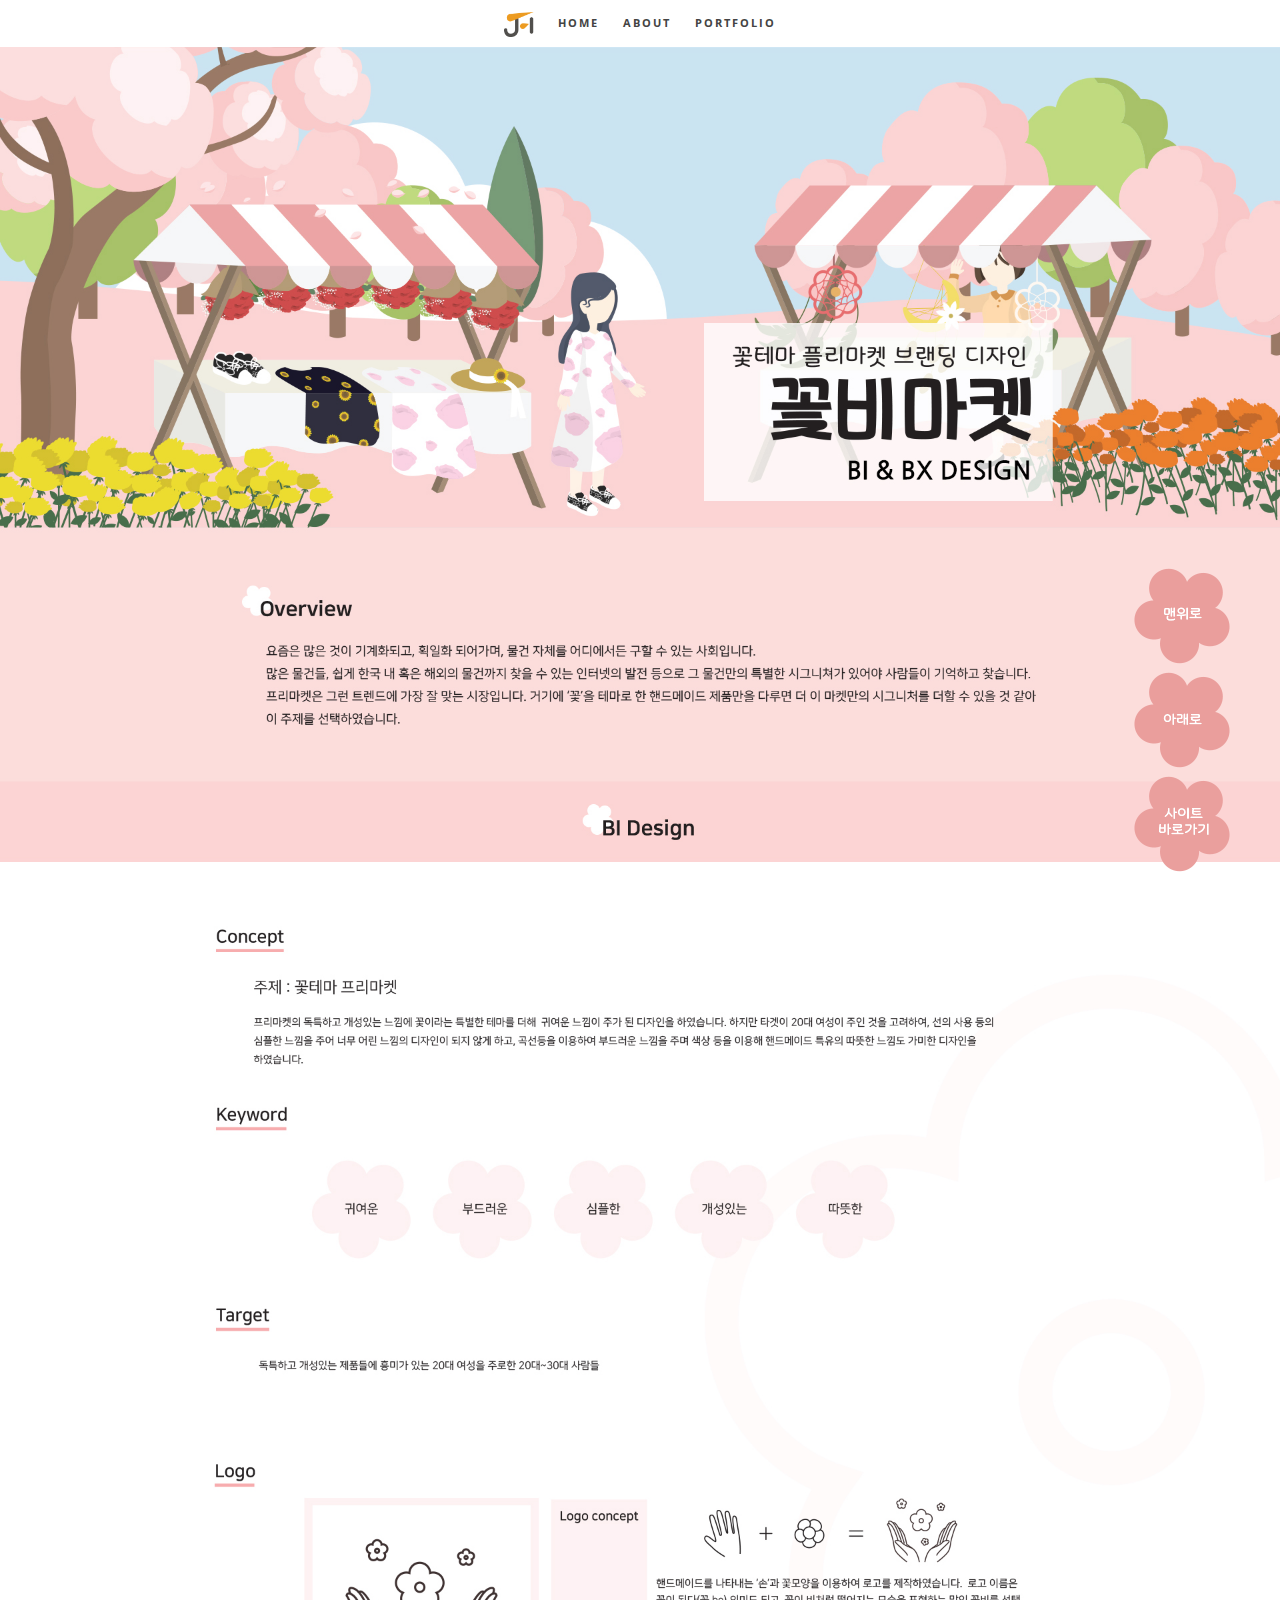
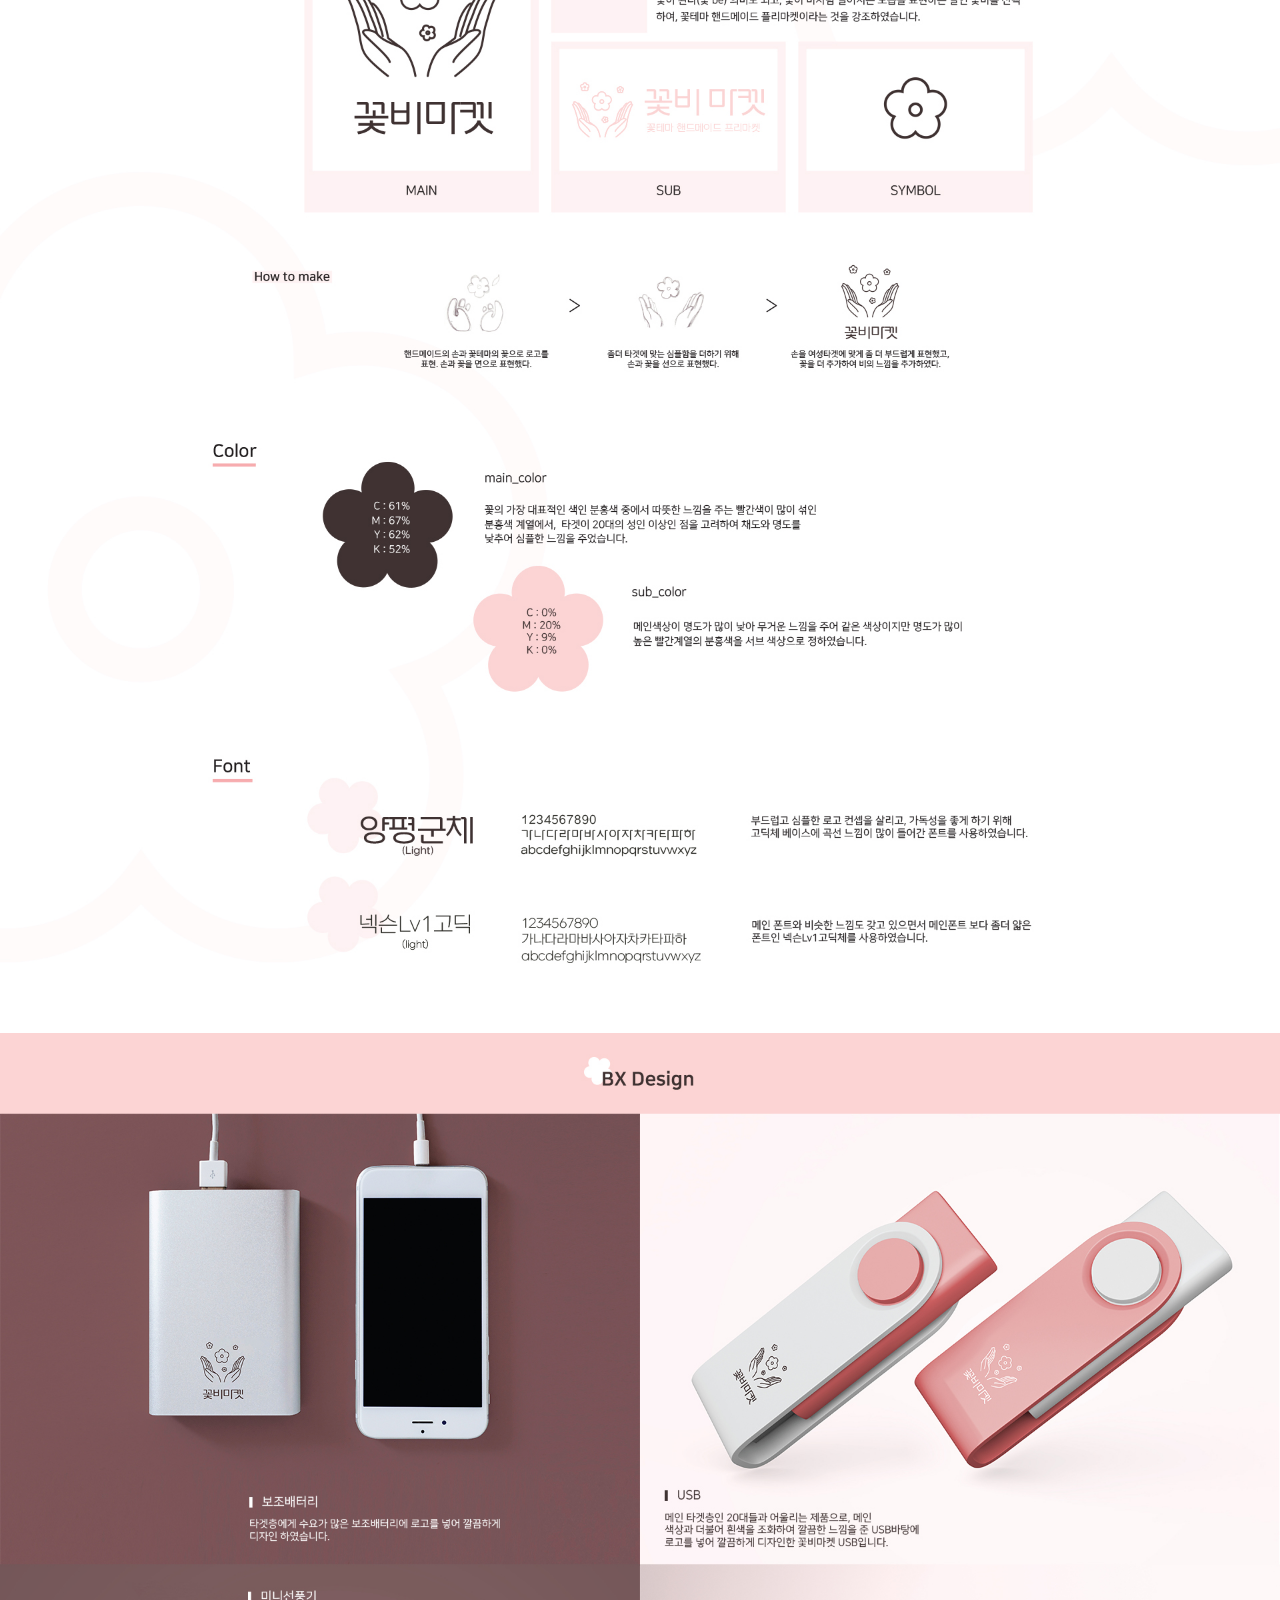
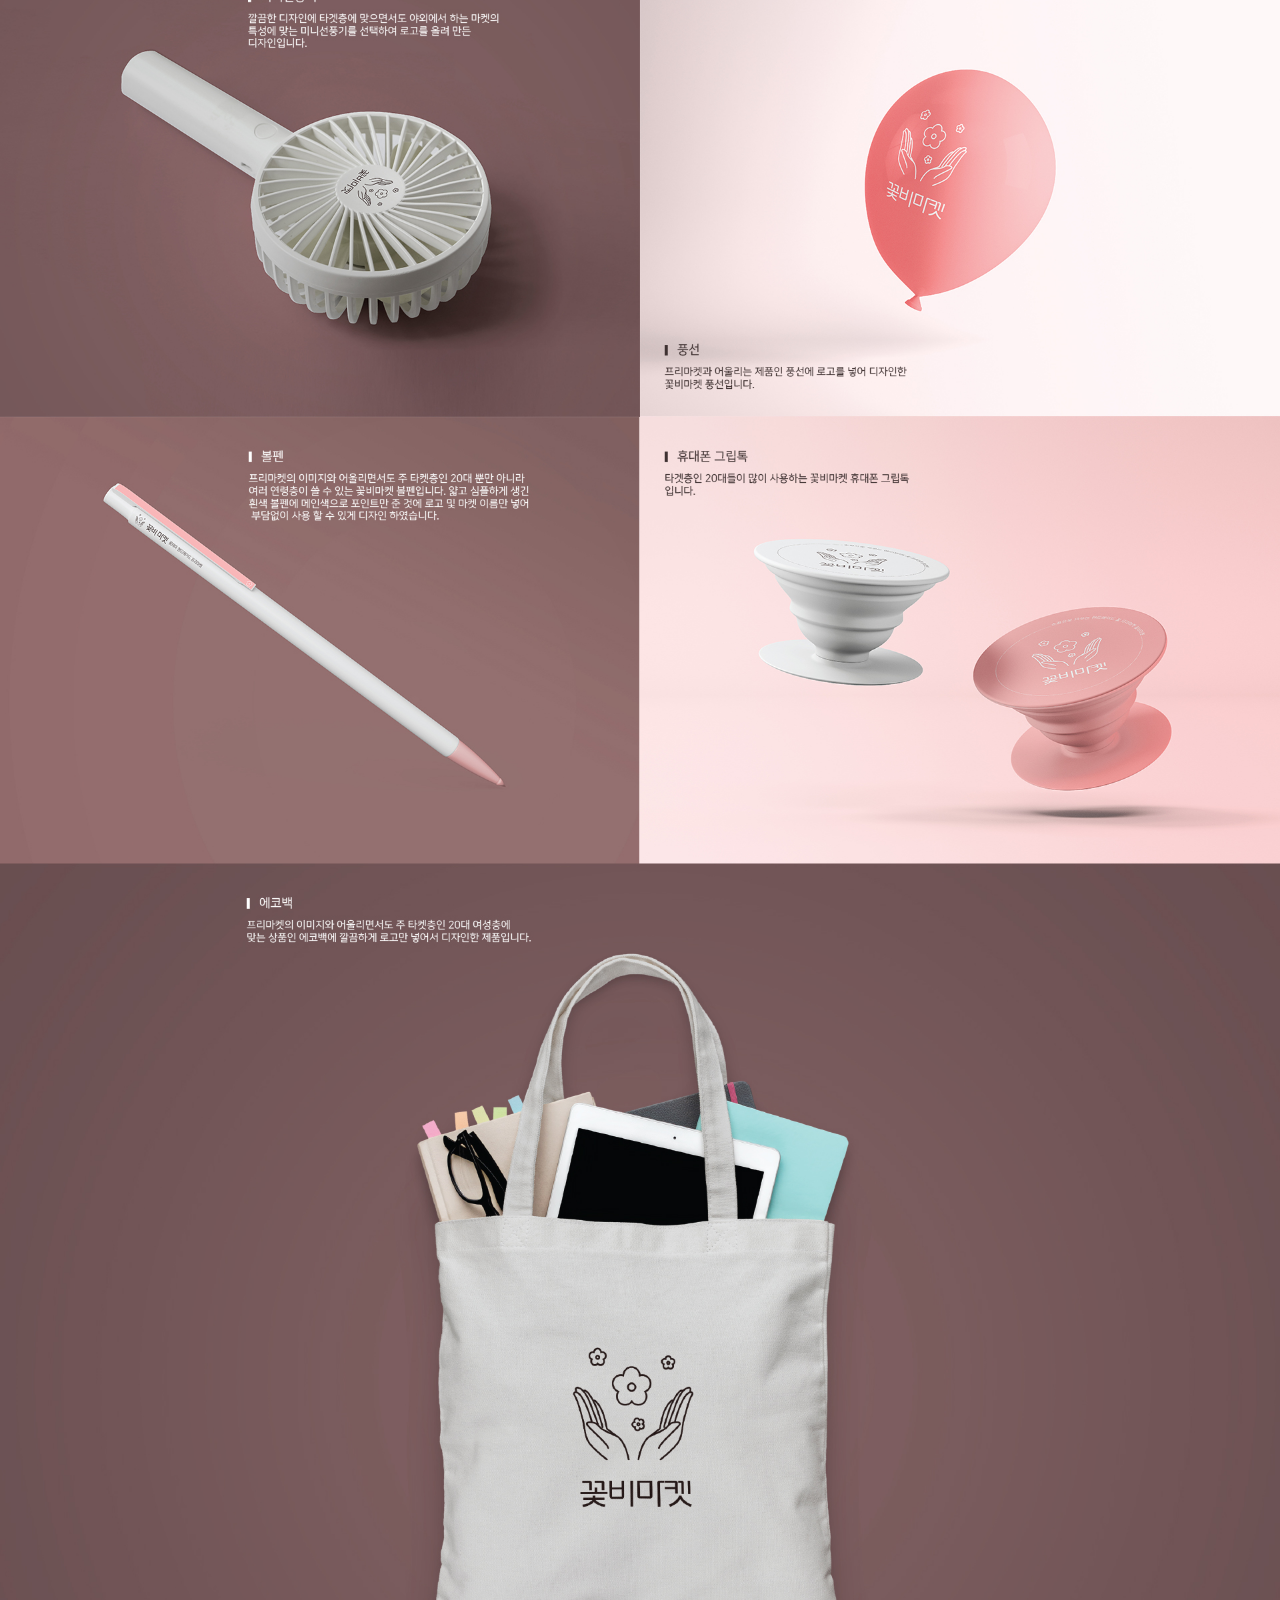
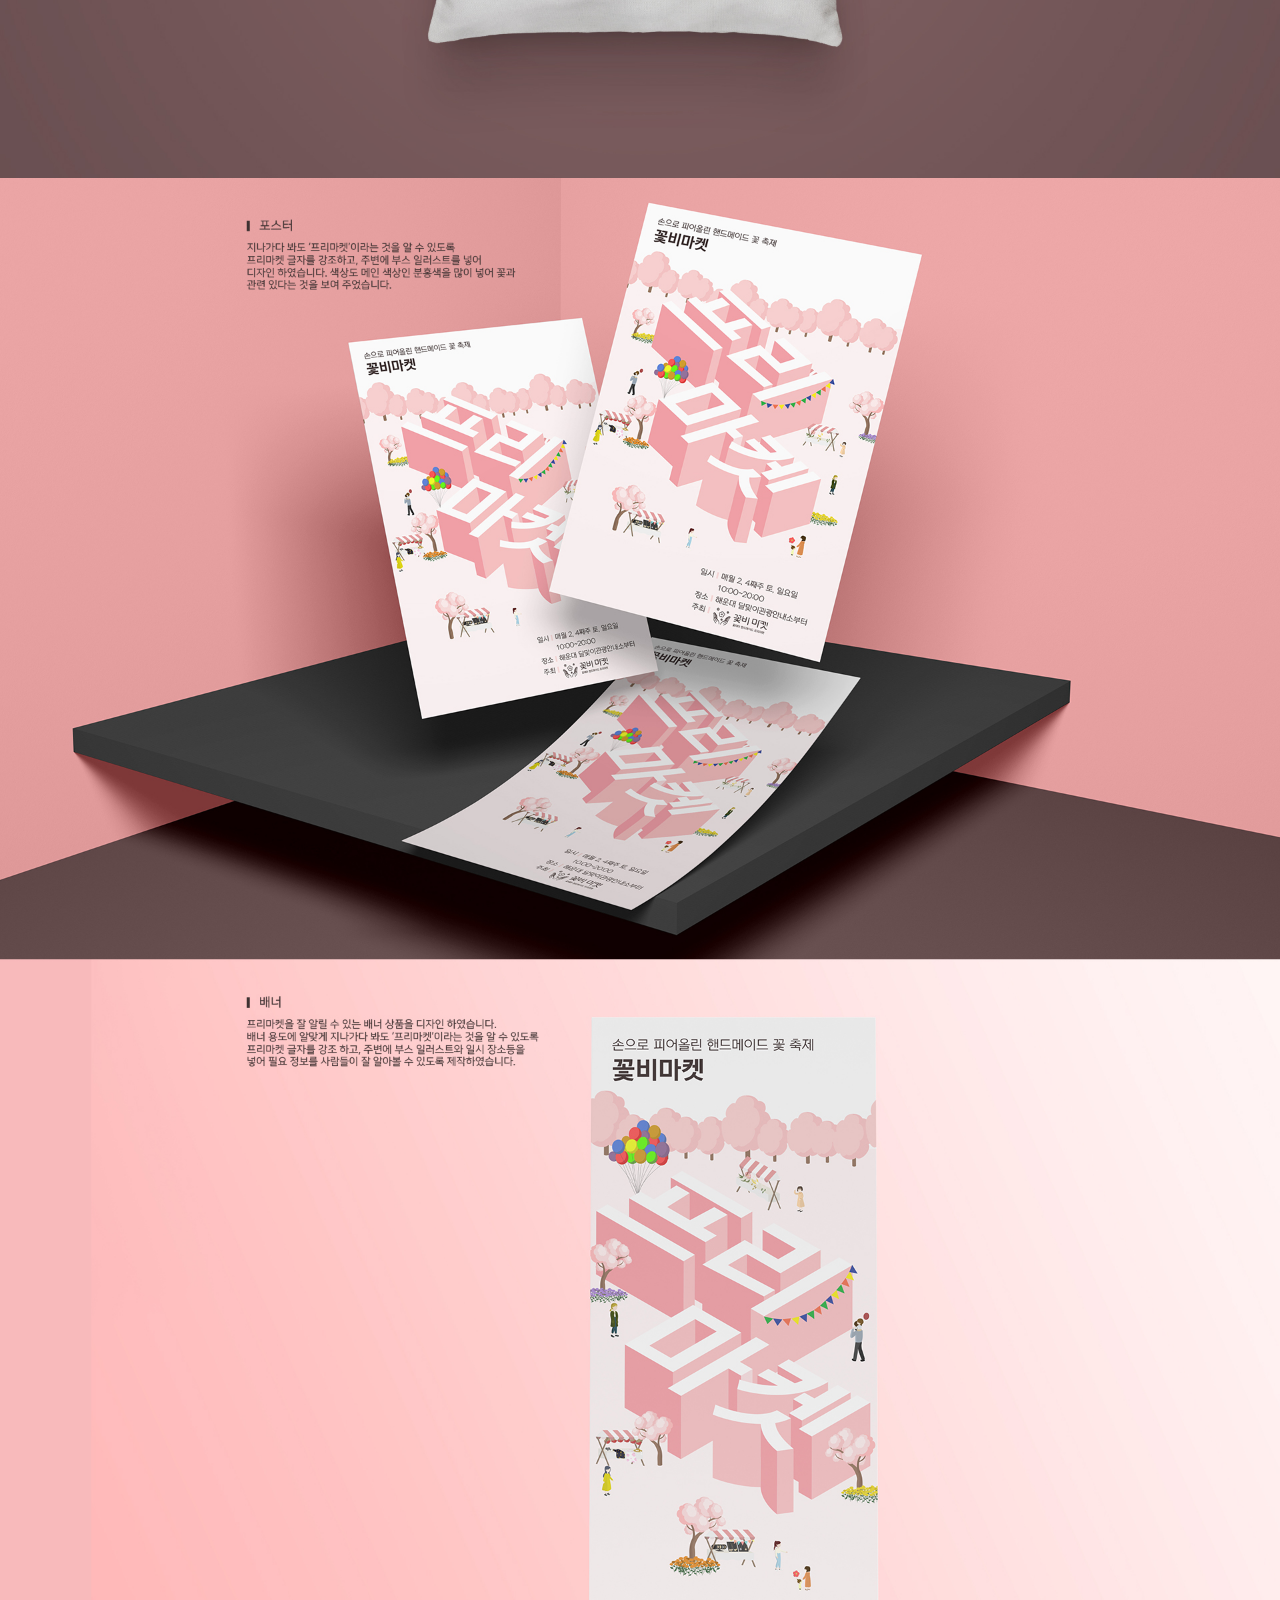
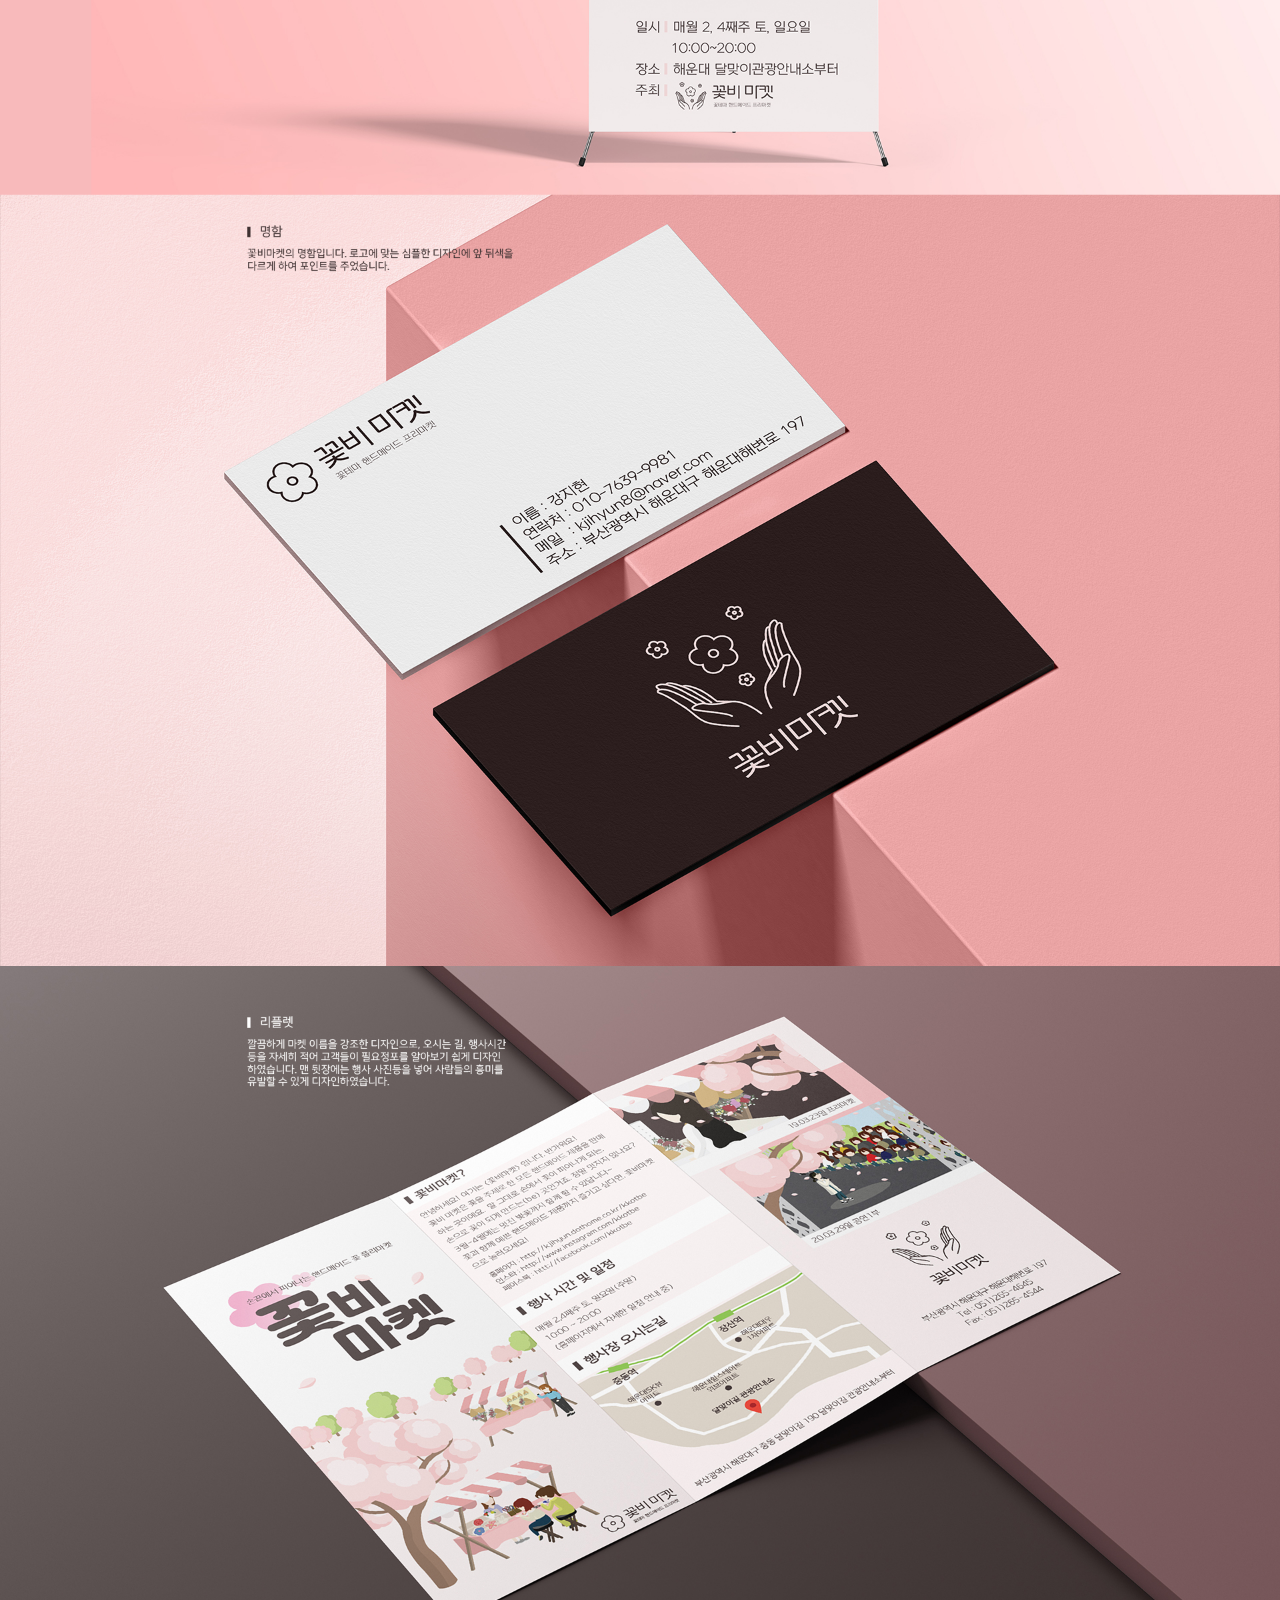
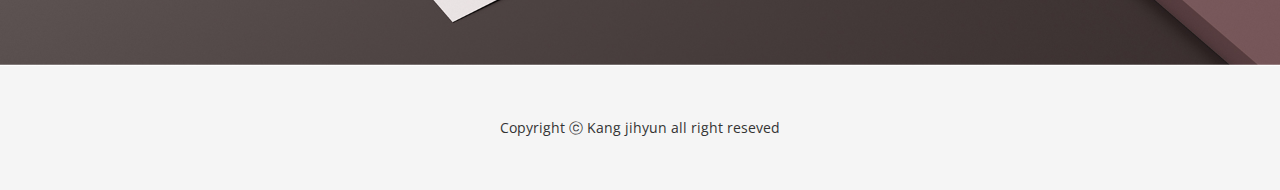
<file: project2_bi.html>
<!DOCTYPE html>
<html>

<head>
    <meta charset="utf-8">
    <meta http-equiv="X-UA-Compatible" content="IE=edge">
    <meta name="viewport" content="width=device-width, initial-scale=1">
    <title>Jihyun's Portfolio</title>
    <link rel="icon" href="img/favicon.png" type="image/x-icon">
    <!-- Bootstrap -->
    <link href="css/bootstrap.min.css" rel="stylesheet">
    <link href="ionicons/css/ionicons.min.css" rel="stylesheet">
    <link href="css/animate.min.css" rel="stylesheet">
    <link href="css/aos.css" rel="stylesheet">
    <!-- main style -->
    <link href="css/style.css" rel="stylesheet">

    <!-- HTML5 shim and Respond.js for IE8 support of HTML5 elements and media queries -->
    <!-- WARNING: Respond.js doesn't work if you view the page via file:// -->
    <!--[if lt IE 9]>
      <script src="https://oss.maxcdn.com/html5shiv/3.7.3/html5shiv.min.js"></script>
      <script src="https://oss.maxcdn.com/respond/1.4.2/respond.min.js"></script>
    <![endif]-->
</head>

<body>

    <!-- Preloader -->
    <div id="preloader">
        <div id="status">

            <div class="preloader" aria-busy="true" aria-label="Loading, please wait." role="progressbar">
            </div> 

        </div>
    </div>
    <!-- ./Preloader -->
    
    <!-- header -->
    <header class="navbar-fixed-top project_hd">
        <nav>
            <ul>
				<li class="logo2"><a href="index.html"><img src="img/logo.png"></a></li>
				<li><a href="index.html">home</a></li>
				<li><a href="index.html">About</a></li>
                <li><a href="index.html">portfolio</a></li>
            </ul>
        </nav>
    </header>
    <!-- ./header -->
    
    <div class="project_img">
		<div id="top1"><img src="img/kkotbe_bi1.jpg"></div>
		<img src="img/kkotbe_bi2.jpg">
		<img src="img/kkotbe_bi3.jpg">
	</div>
	<div class="fixed_b">
		<div><a href="#top1" class="fixed_btn k1"></a></div>
		<div><a href="#end" class="fixed_btn k2"></a></div>
		<div><a href="https://jihyun8.github.io/kkotbe" class="fixed_btn k3" target="_blank"></a></div> 
	</div>
    
	
	<div class="footer" id="end">Copyright ⓒ Kang jihyun all right reseved</div>
    <!-- jQuery -->
    <script src="js/jquery.js"></script>
    <!--  plugins  -->
    <script src="js/bootstrap.min.js"></script>
    <script src="js/plugins.js"></script>
    <script src="js/aos.js"></script>
    <script src="js/jquery.form.js"></script>
    <script src="js/jquery.validate.min.js"></script>

    <!--  main script  -->
    <script src="js/custom.js"></script>
</body>

</html>
</file>
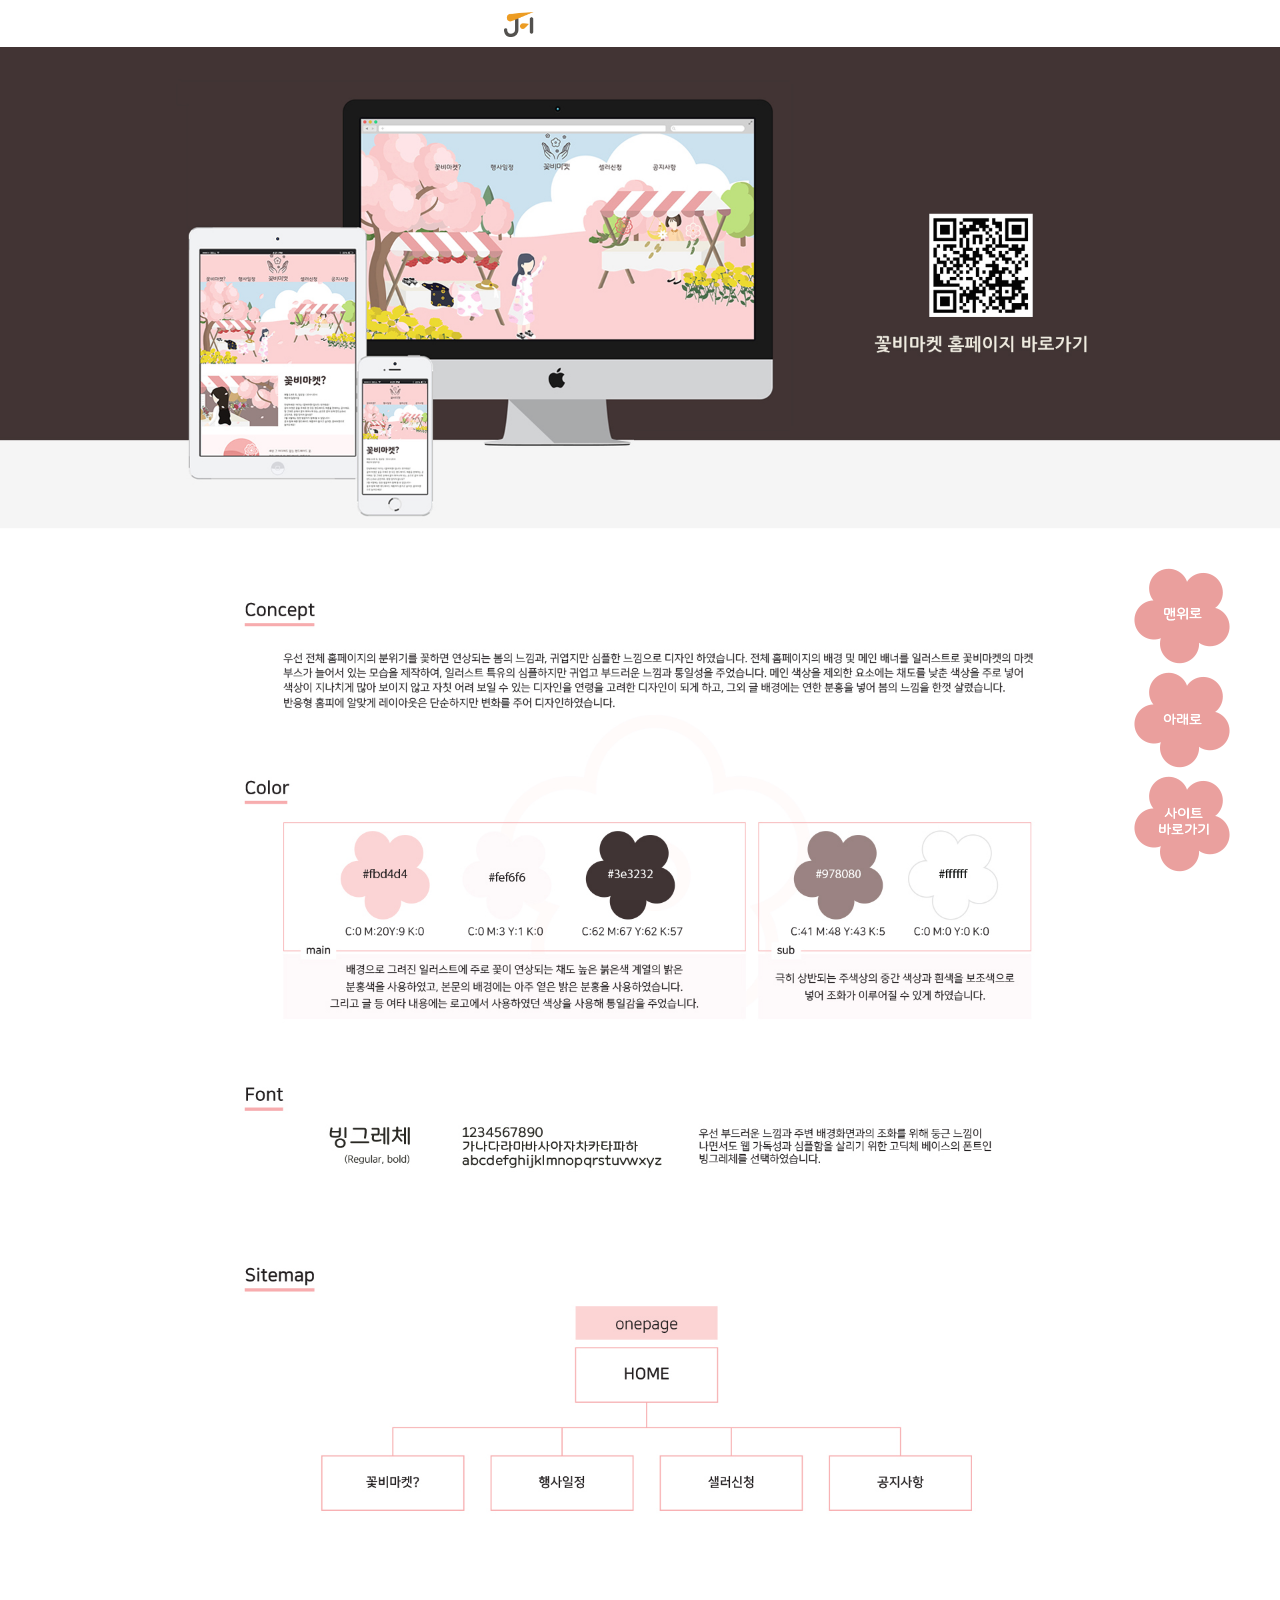
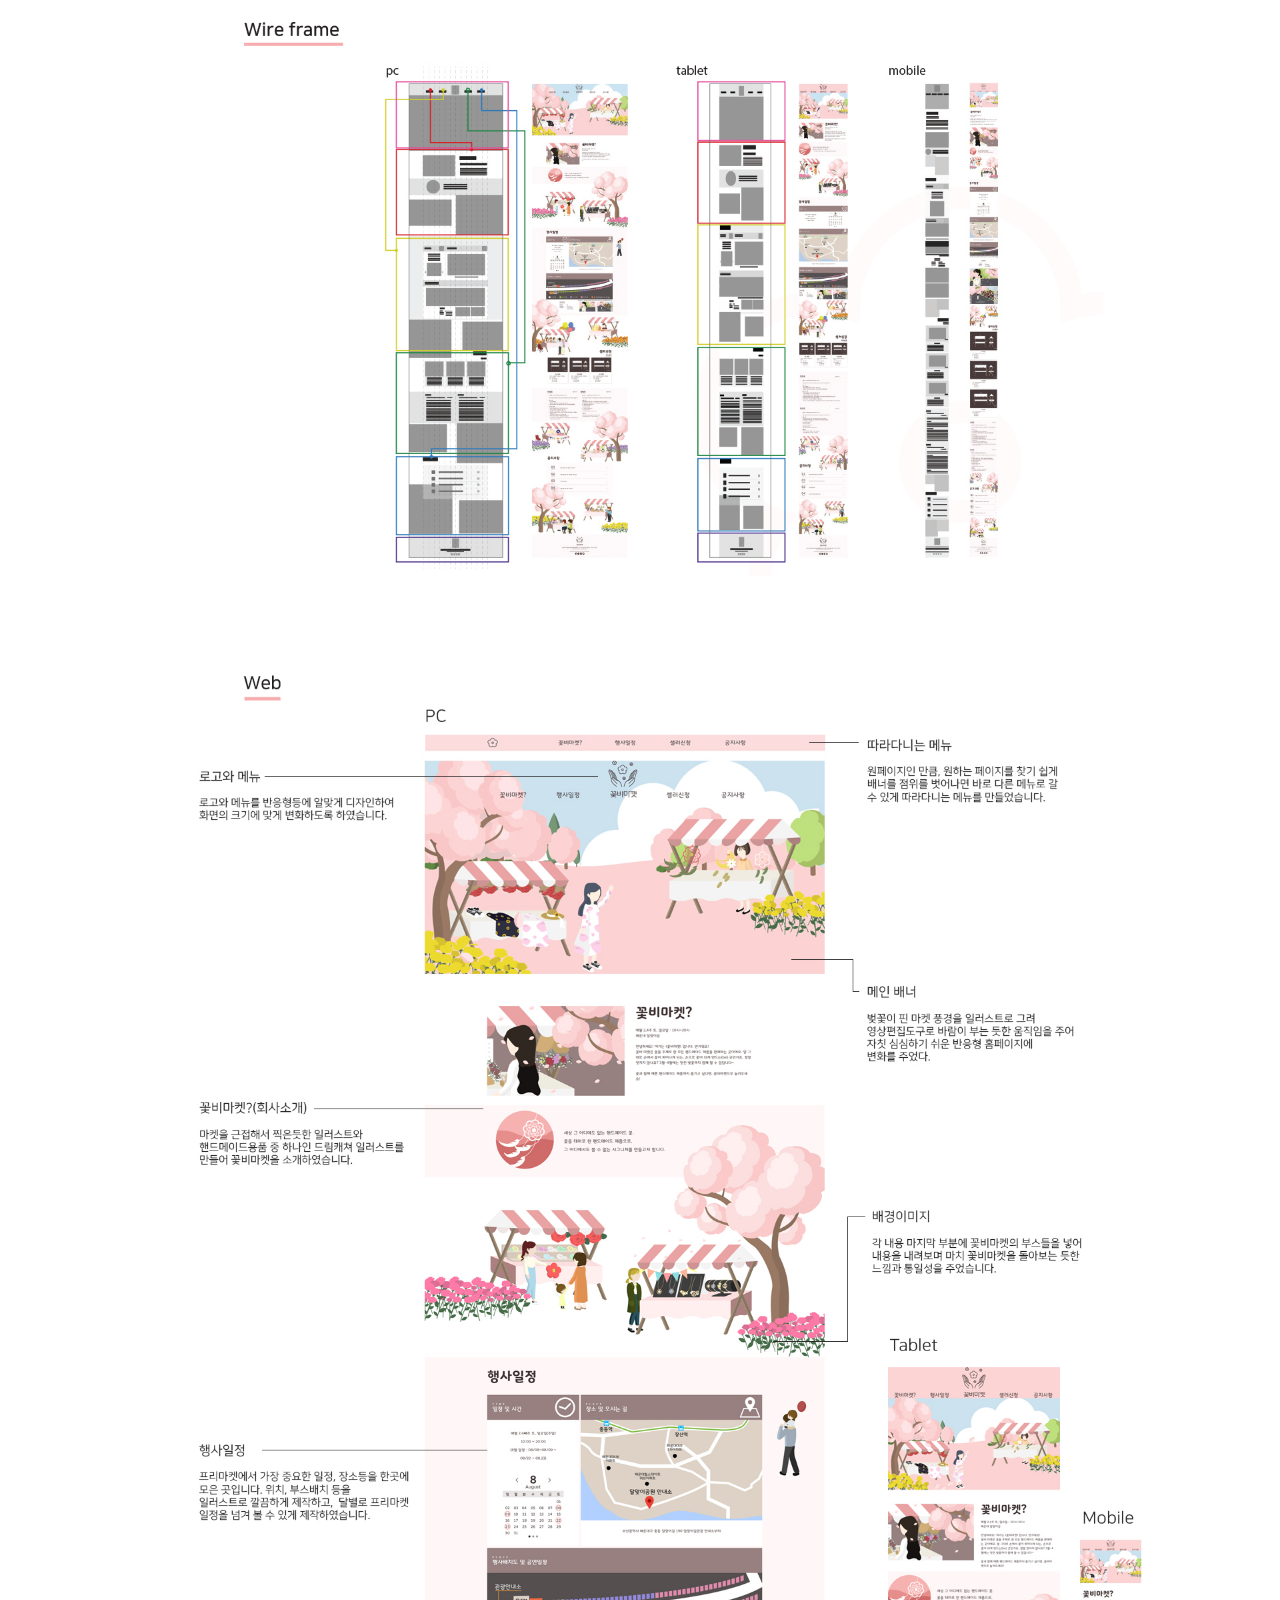
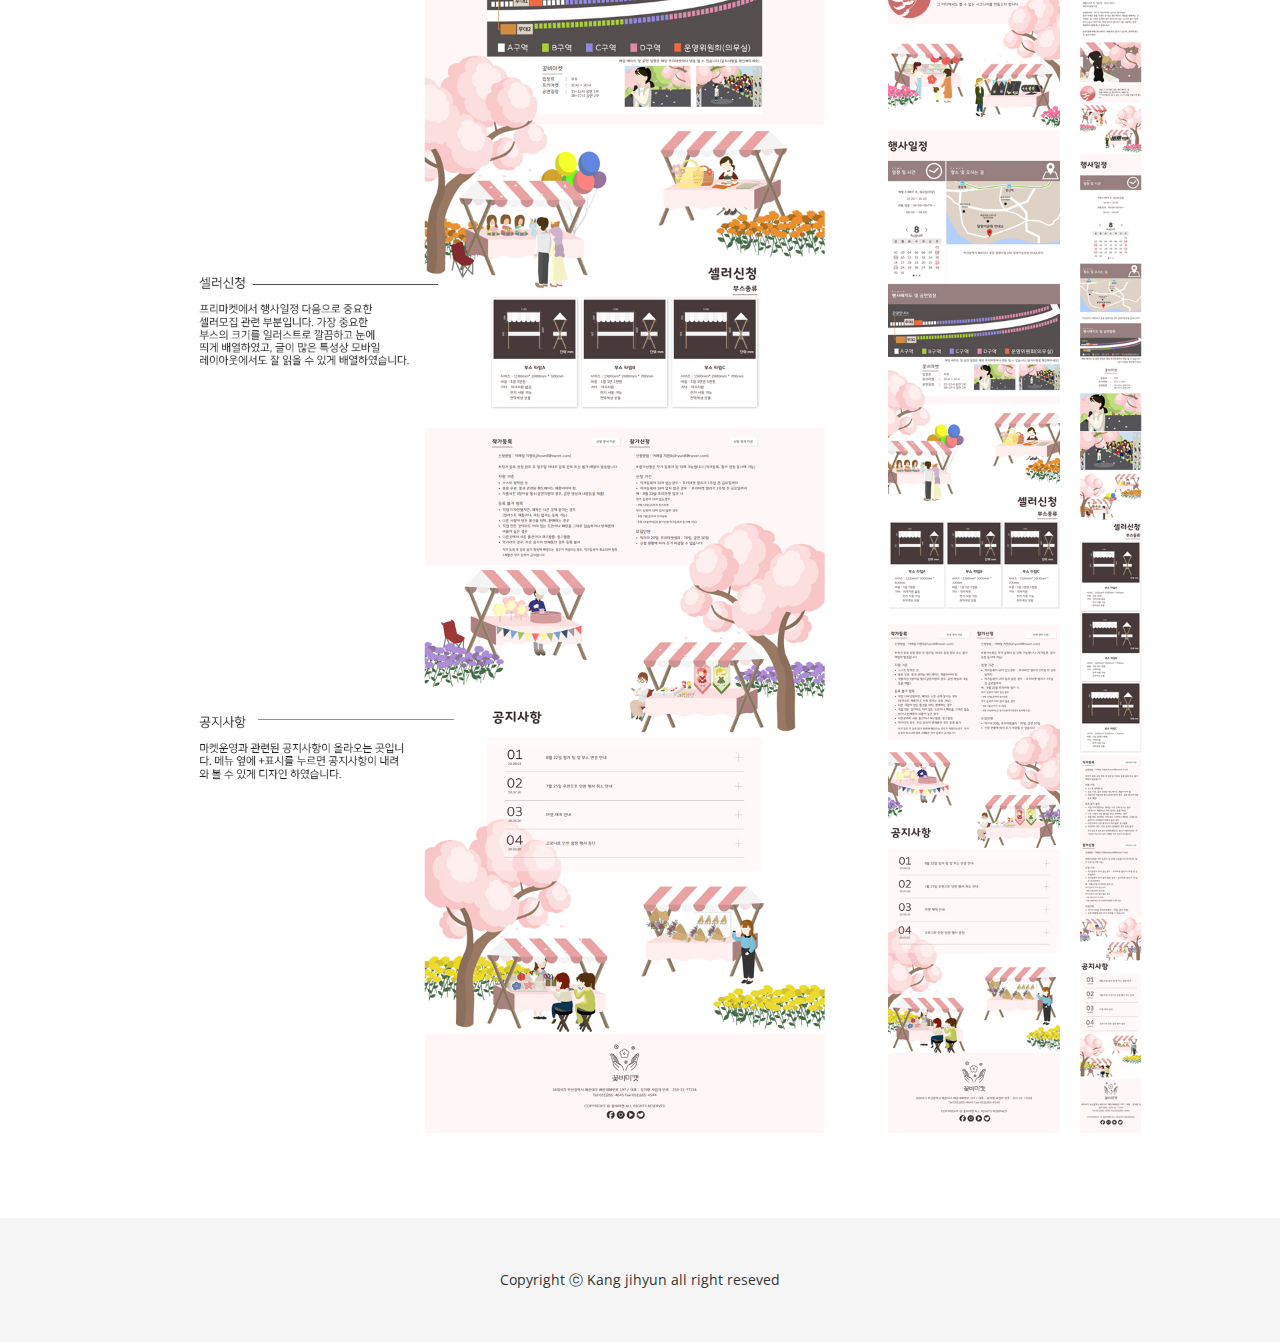
<file: project2_web.html>
<!DOCTYPE html>
<html>

<head>
    <meta charset="utf-8">
    <meta http-equiv="X-UA-Compatible" content="IE=edge">
    <meta name="viewport" content="width=device-width, initial-scale=1">
    <title>Jihyun's Portfolio</title>
    <link rel="icon" href="img/favicon.png" type="image/x-icon">
    <!-- Bootstrap -->
    <link href="css/bootstrap.min.css" rel="stylesheet">
    <link href="ionicons/css/ionicons.min.css" rel="stylesheet">
    <link href="css/animate.min.css" rel="stylesheet">
    <link href="css/aos.css" rel="stylesheet">
    <!-- main style -->
    <link href="css/style.css" rel="stylesheet">

    <!-- HTML5 shim and Respond.js for IE8 support of HTML5 elements and media queries -->
    <!-- WARNING: Respond.js doesn't work if you view the page via file:// -->
    <!--[if lt IE 9]>
      <script src="https://oss.maxcdn.com/html5shiv/3.7.3/html5shiv.min.js"></script>
      <script src="https://oss.maxcdn.com/respond/1.4.2/respond.min.js"></script>
    <![endif]-->
</head>

<body>

    <!-- Preloader -->
    <div id="preloader">
        <div id="status">

            <div class="preloader" aria-busy="true" aria-label="Loading, please wait." role="progressbar">
            </div> 

        </div>
    </div>
    <!-- ./Preloader -->
    
    <!-- header -->
    <header class="navbar-fixed-top project_hd">
        <nav>
            <ul>
				<li class="logo2"><a href="index.html"><img src="img/logo.png"></a></li>
				<li><a href="index.html" class="font_w">home</a></li>
				<li><a href="index.html" class="font_w">About</a></li>
                <li><a href="index.html" class="font_w">portfolio</a></li>
            </ul>
        </nav>
    </header>
    <!-- ./header -->
    
    <div class="project_img">
		<div id="top1"><img src="img/pj2_web1.jpg"></div>
		<img src="img/pj2_web2.jpg">
	</div>
	<div class="fixed_b">
		<div><a href="#top1" class="fixed_btn k1"></a></div>
		<div><a href="#end" class="fixed_btn k2"></a></div>
		<div><a href="https://jihyun8.github.io/kkotbe" class="fixed_btn k3" target="_blank"></a></div> 
	</div>
    
	
	<div class="footer" id="end">Copyright ⓒ Kang jihyun all right reseved</div>
    <!-- jQuery -->
    <script src="js/jquery.js"></script>
    <!--  plugins  -->
    <script src="js/bootstrap.min.js"></script>
    <script src="js/plugins.js"></script>
    <script src="js/aos.js"></script>
    <script src="js/jquery.form.js"></script>
    <script src="js/jquery.validate.min.js"></script>

    <!--  main script  -->
    <script src="js/custom.js"></script>
</body>

</html>
</file>
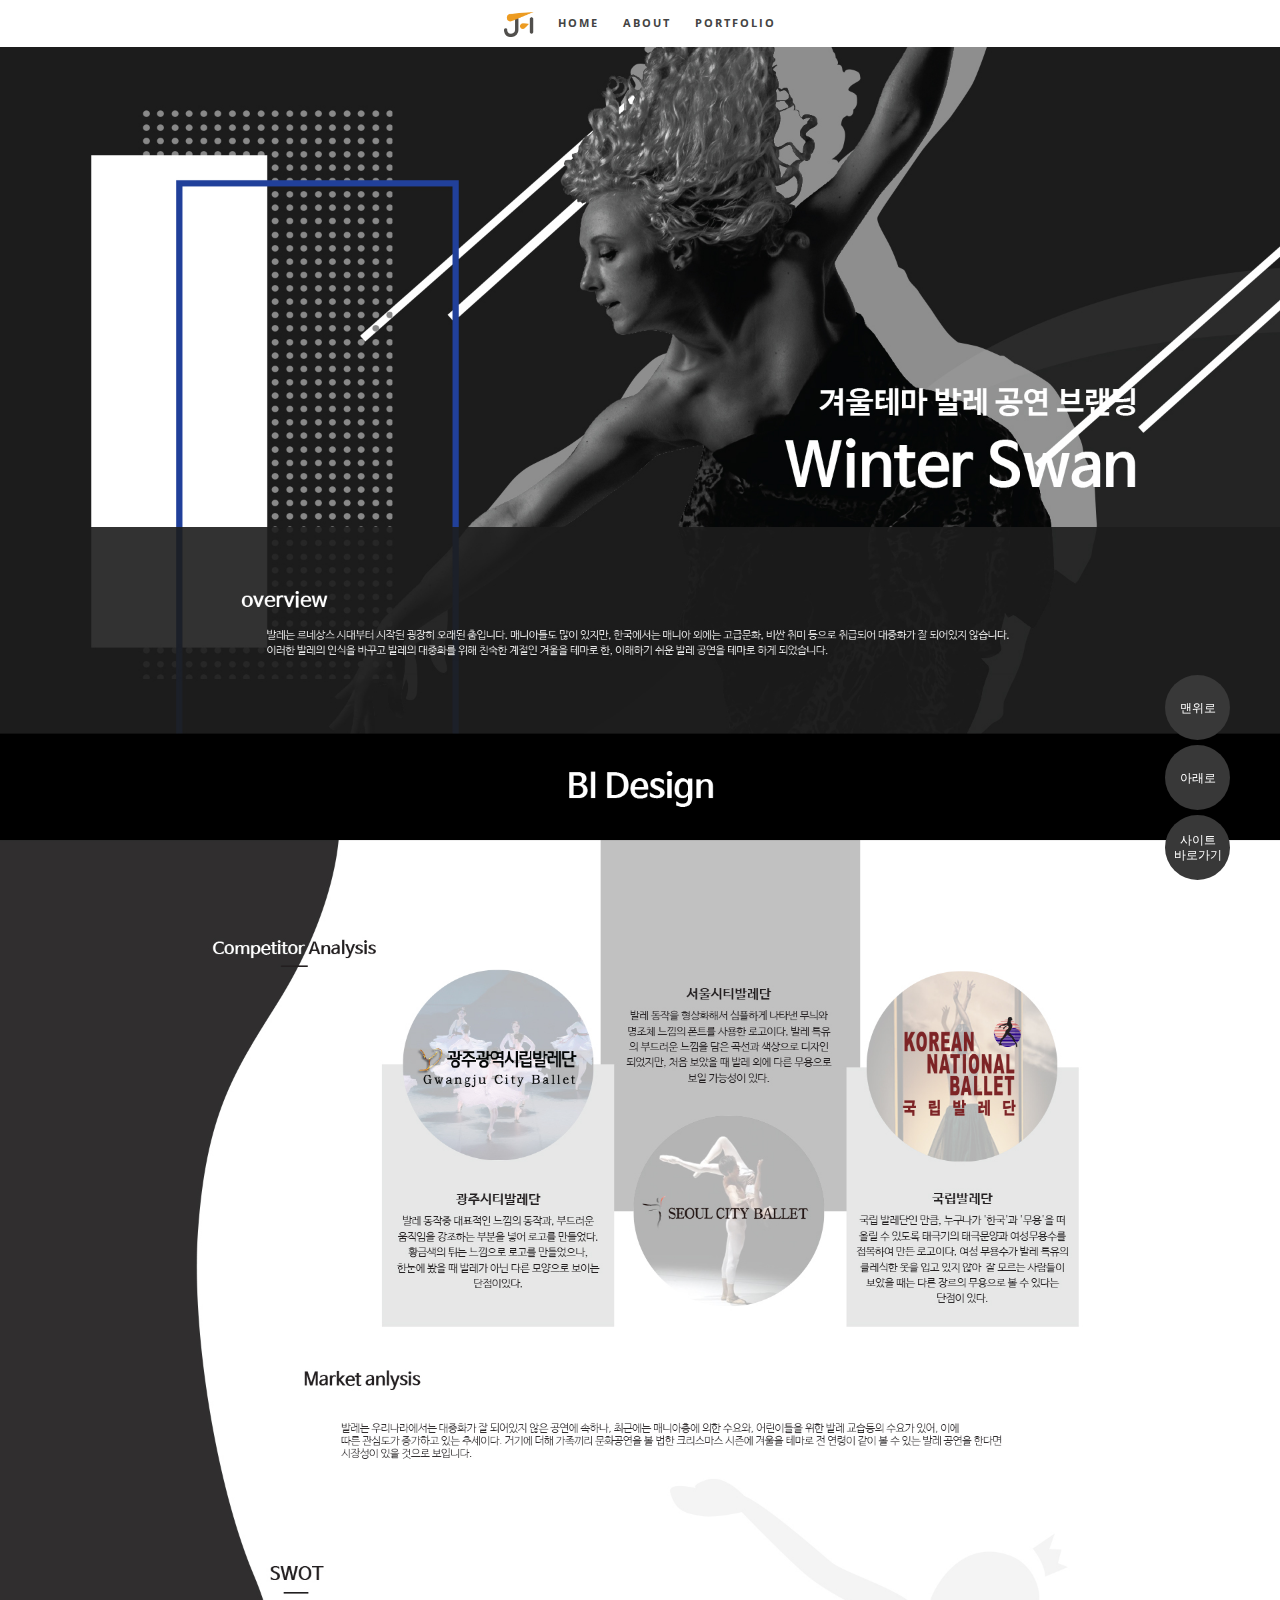
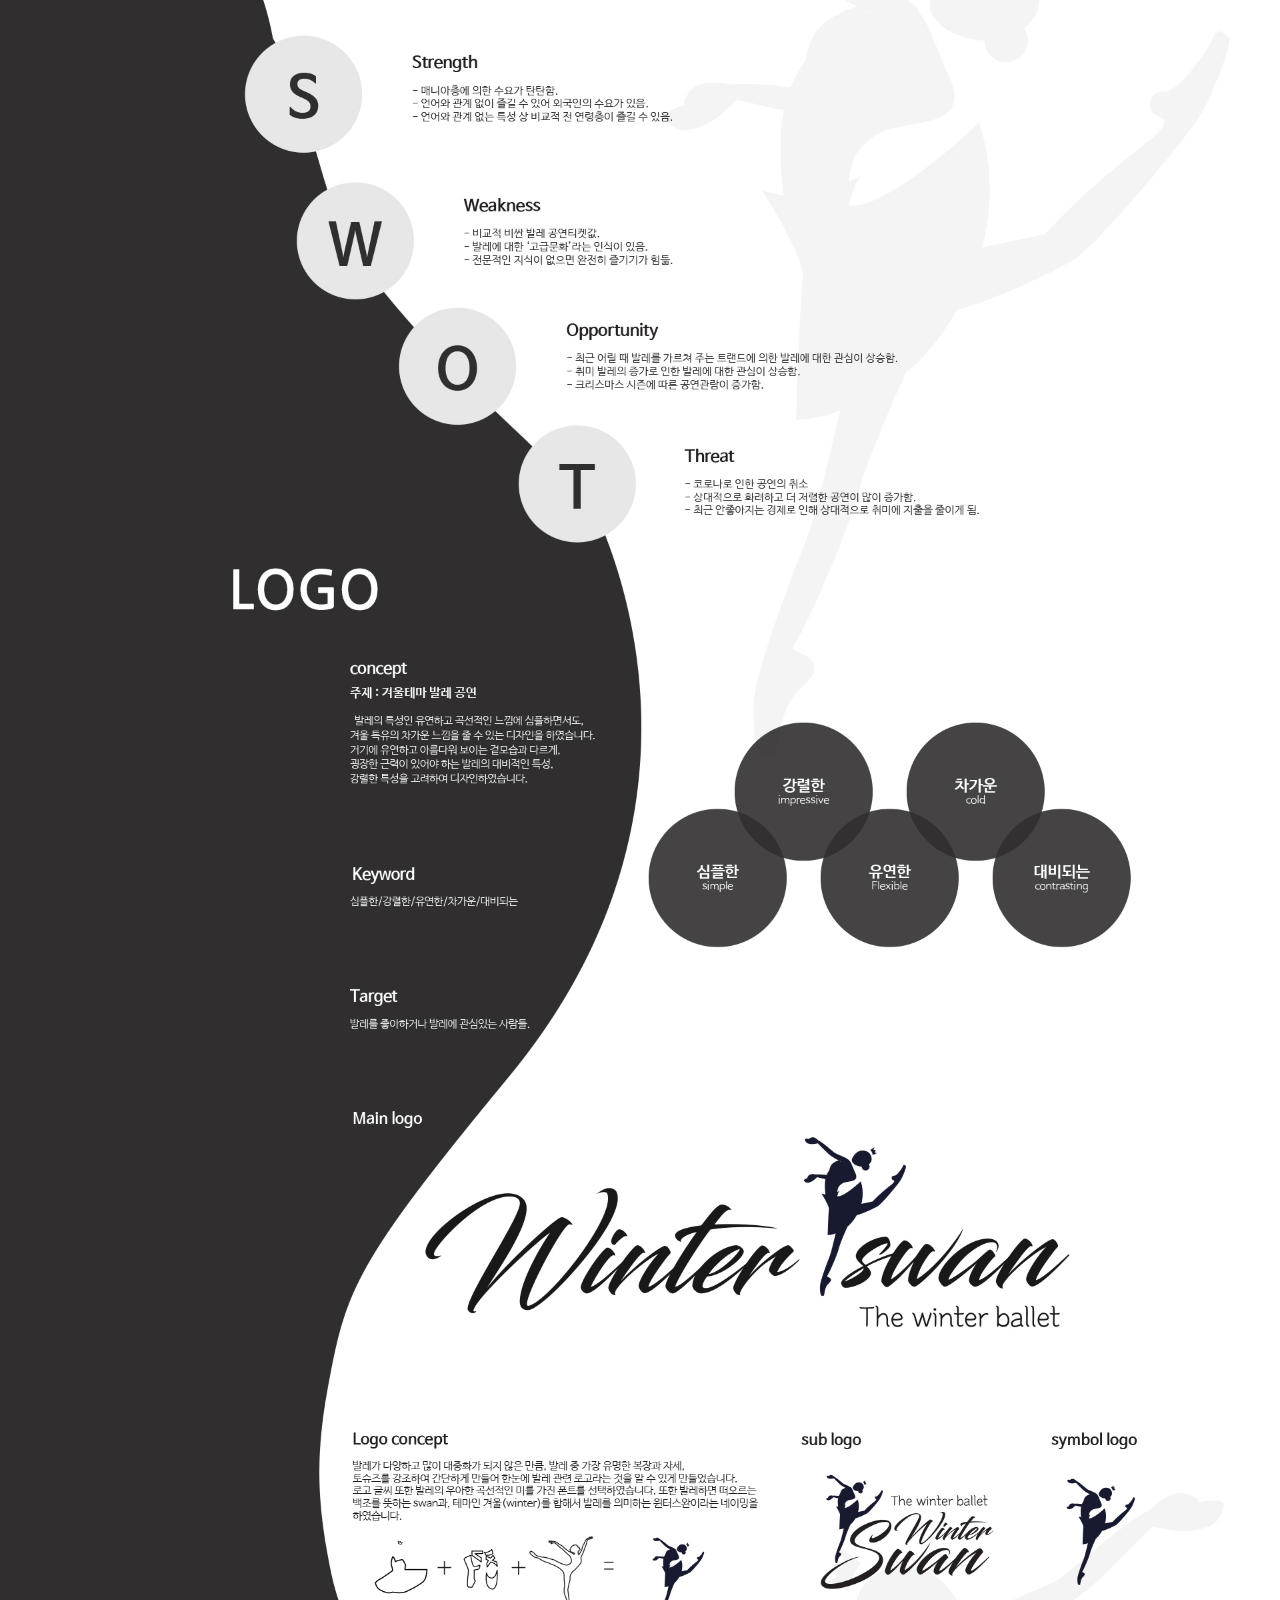
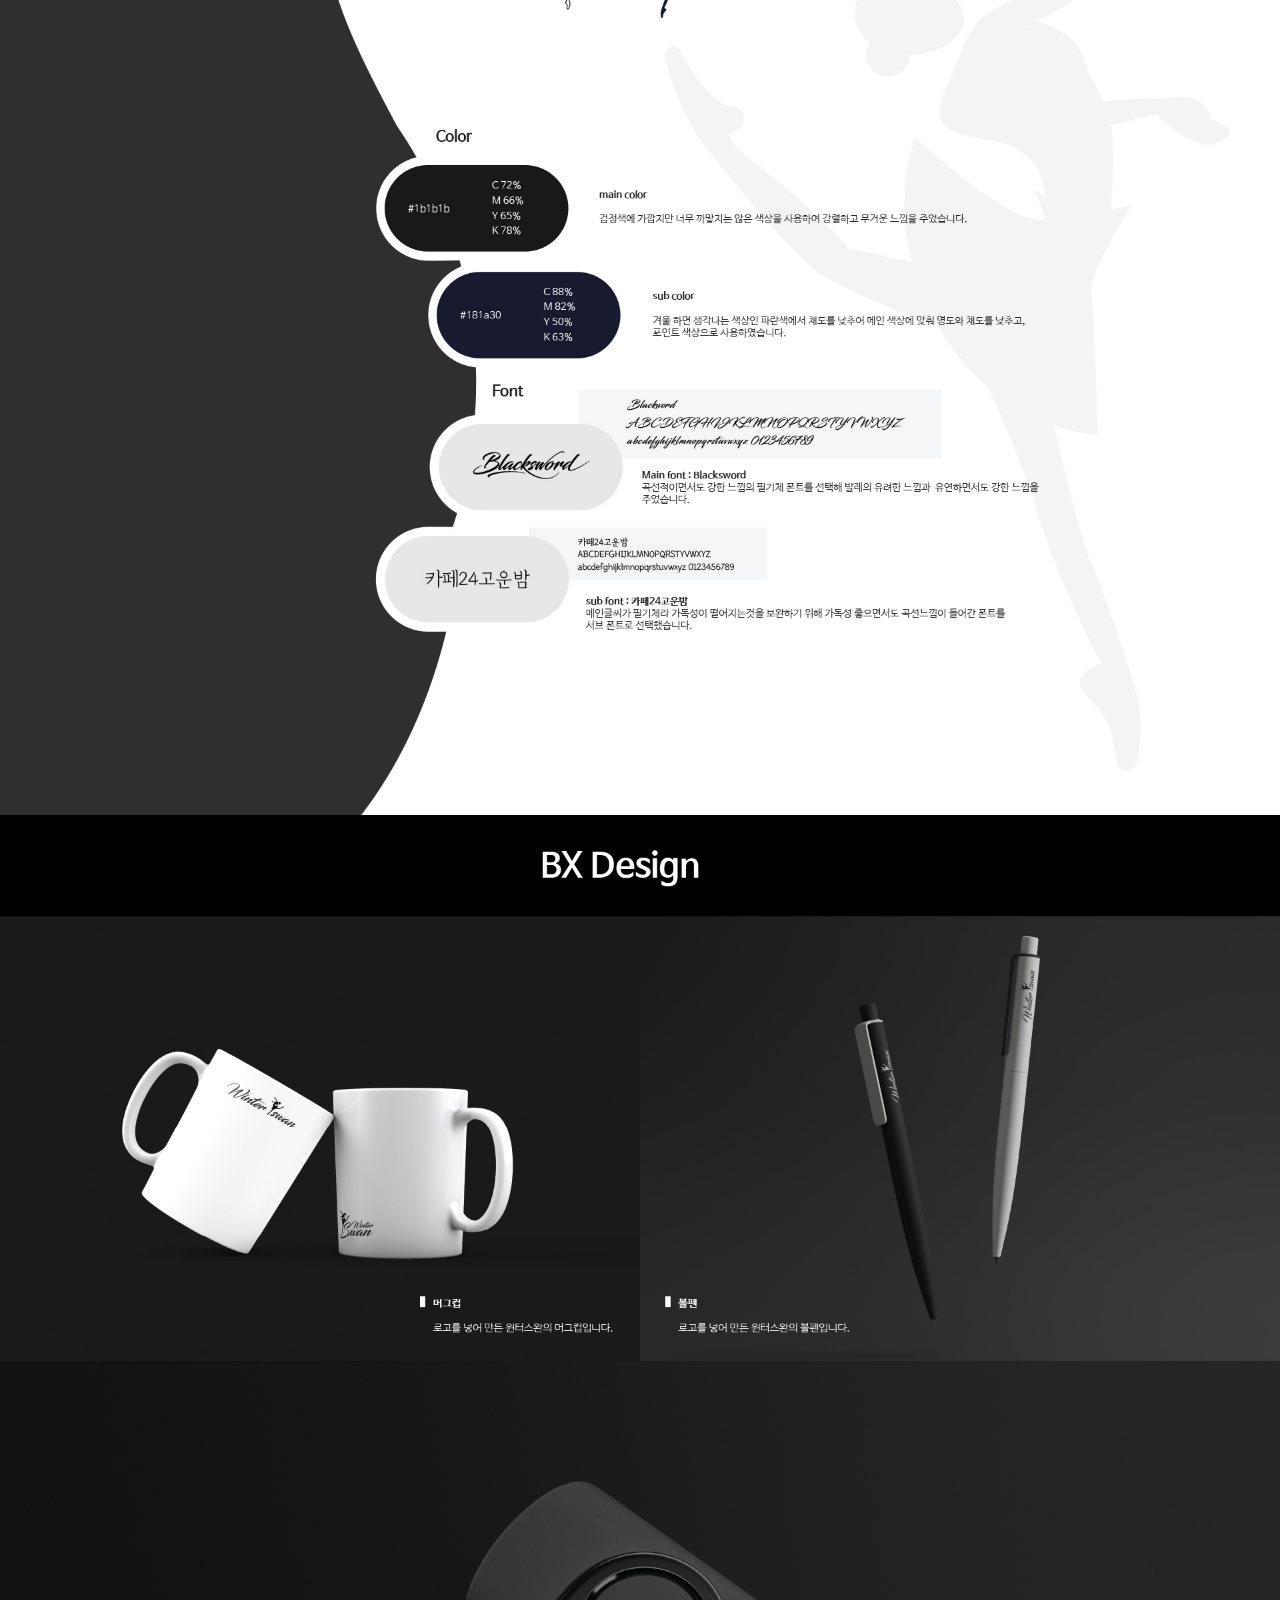
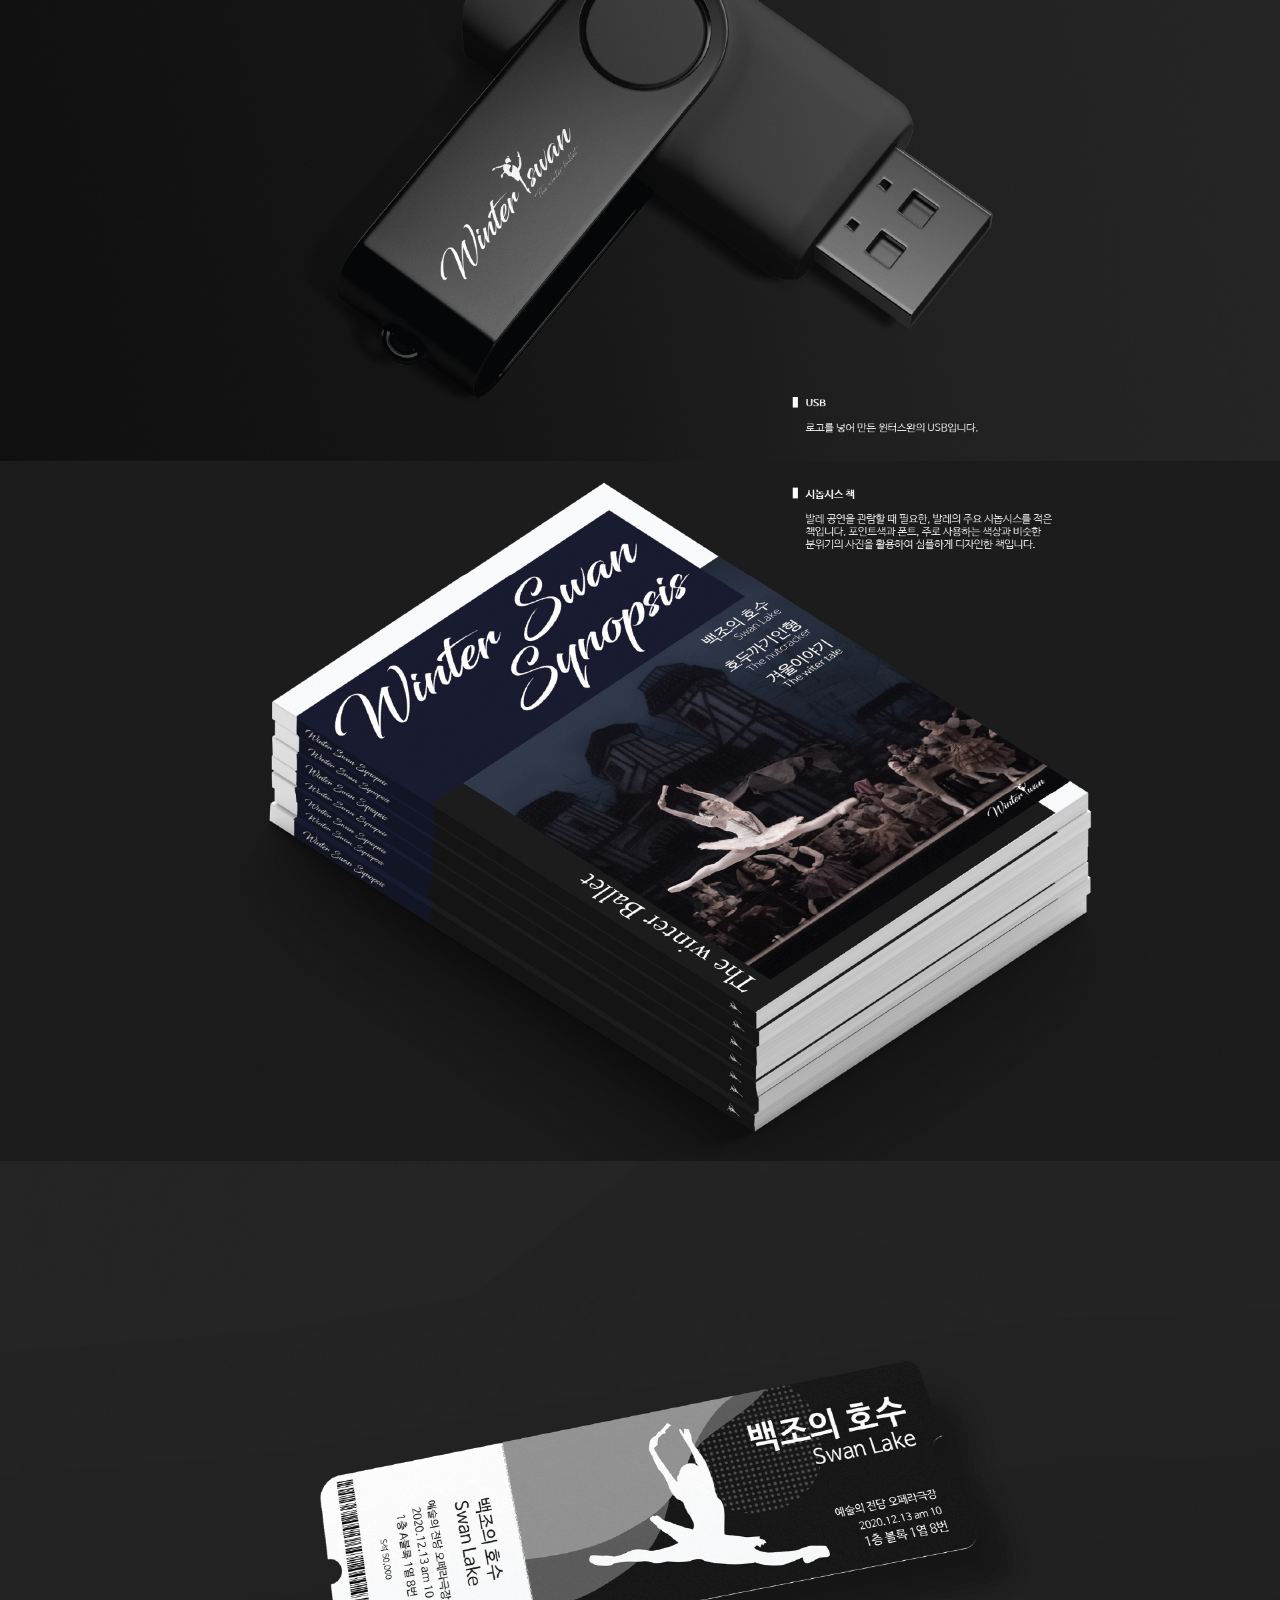
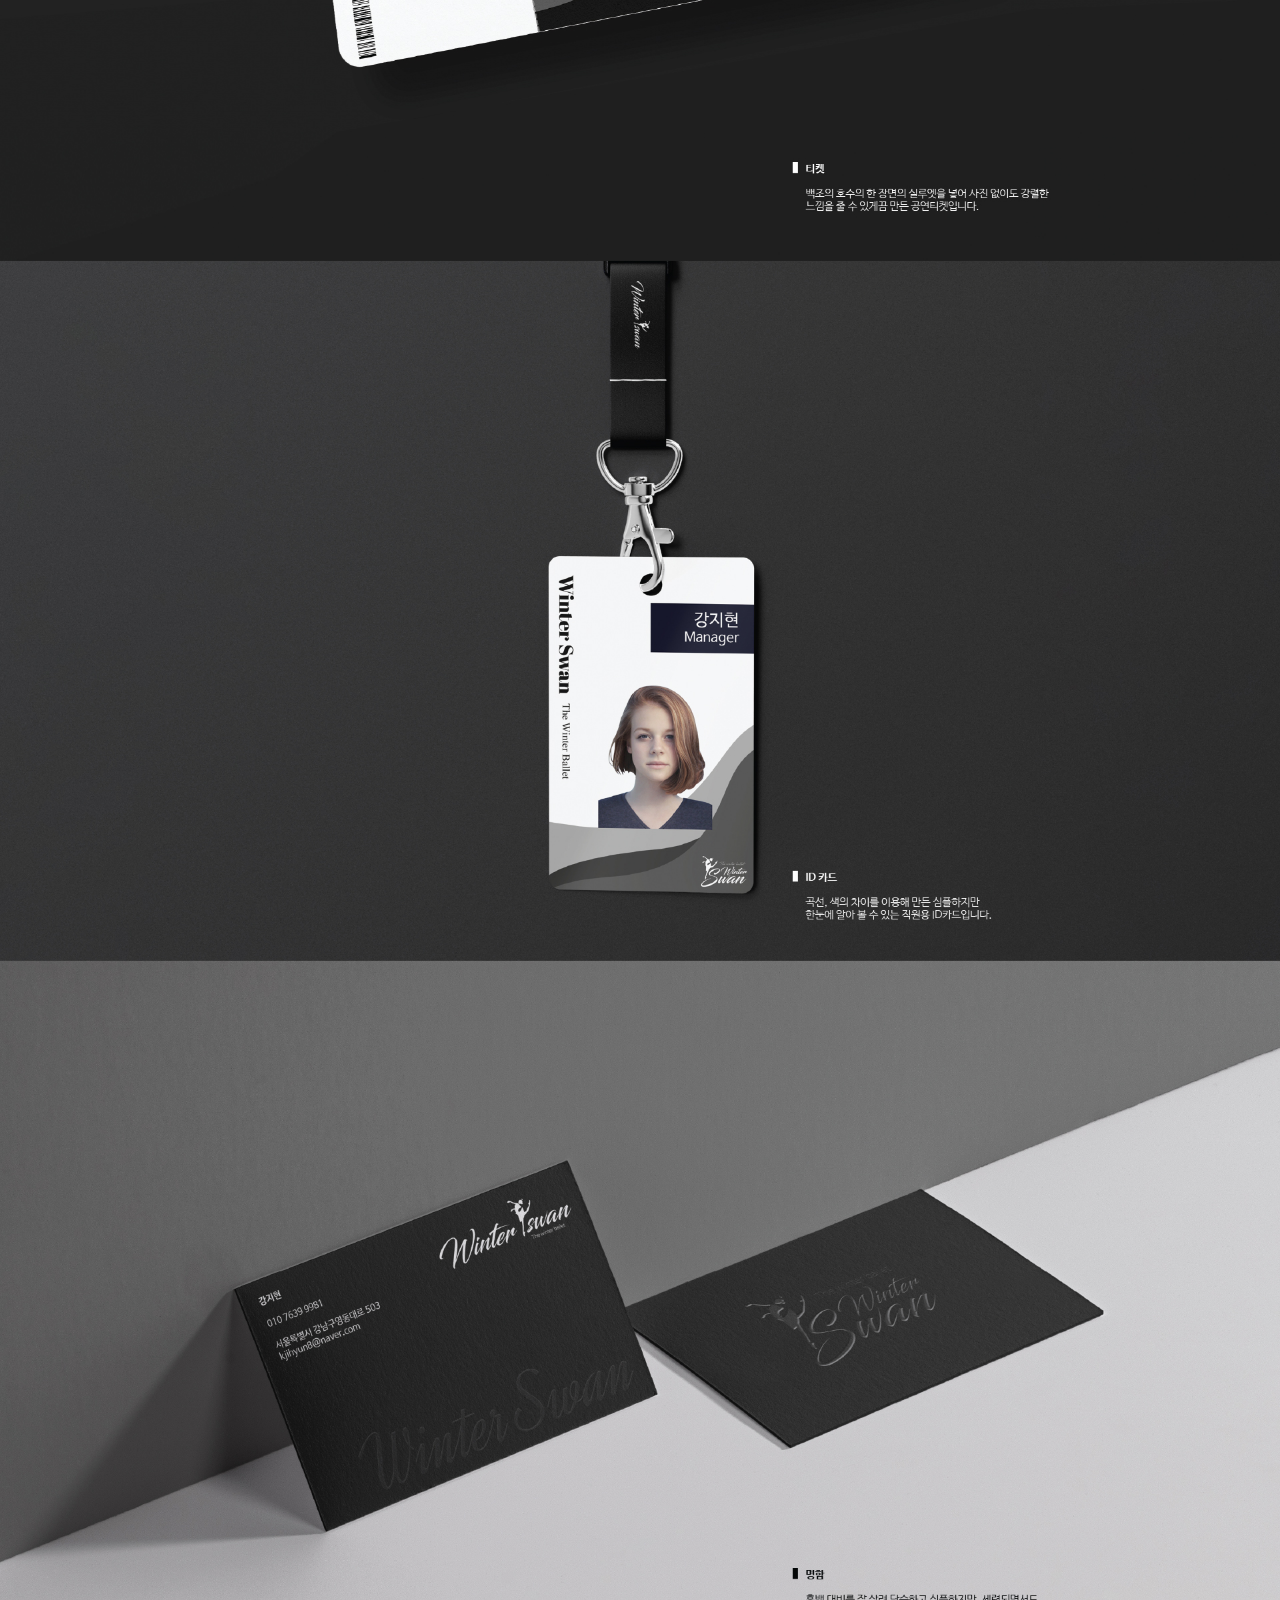
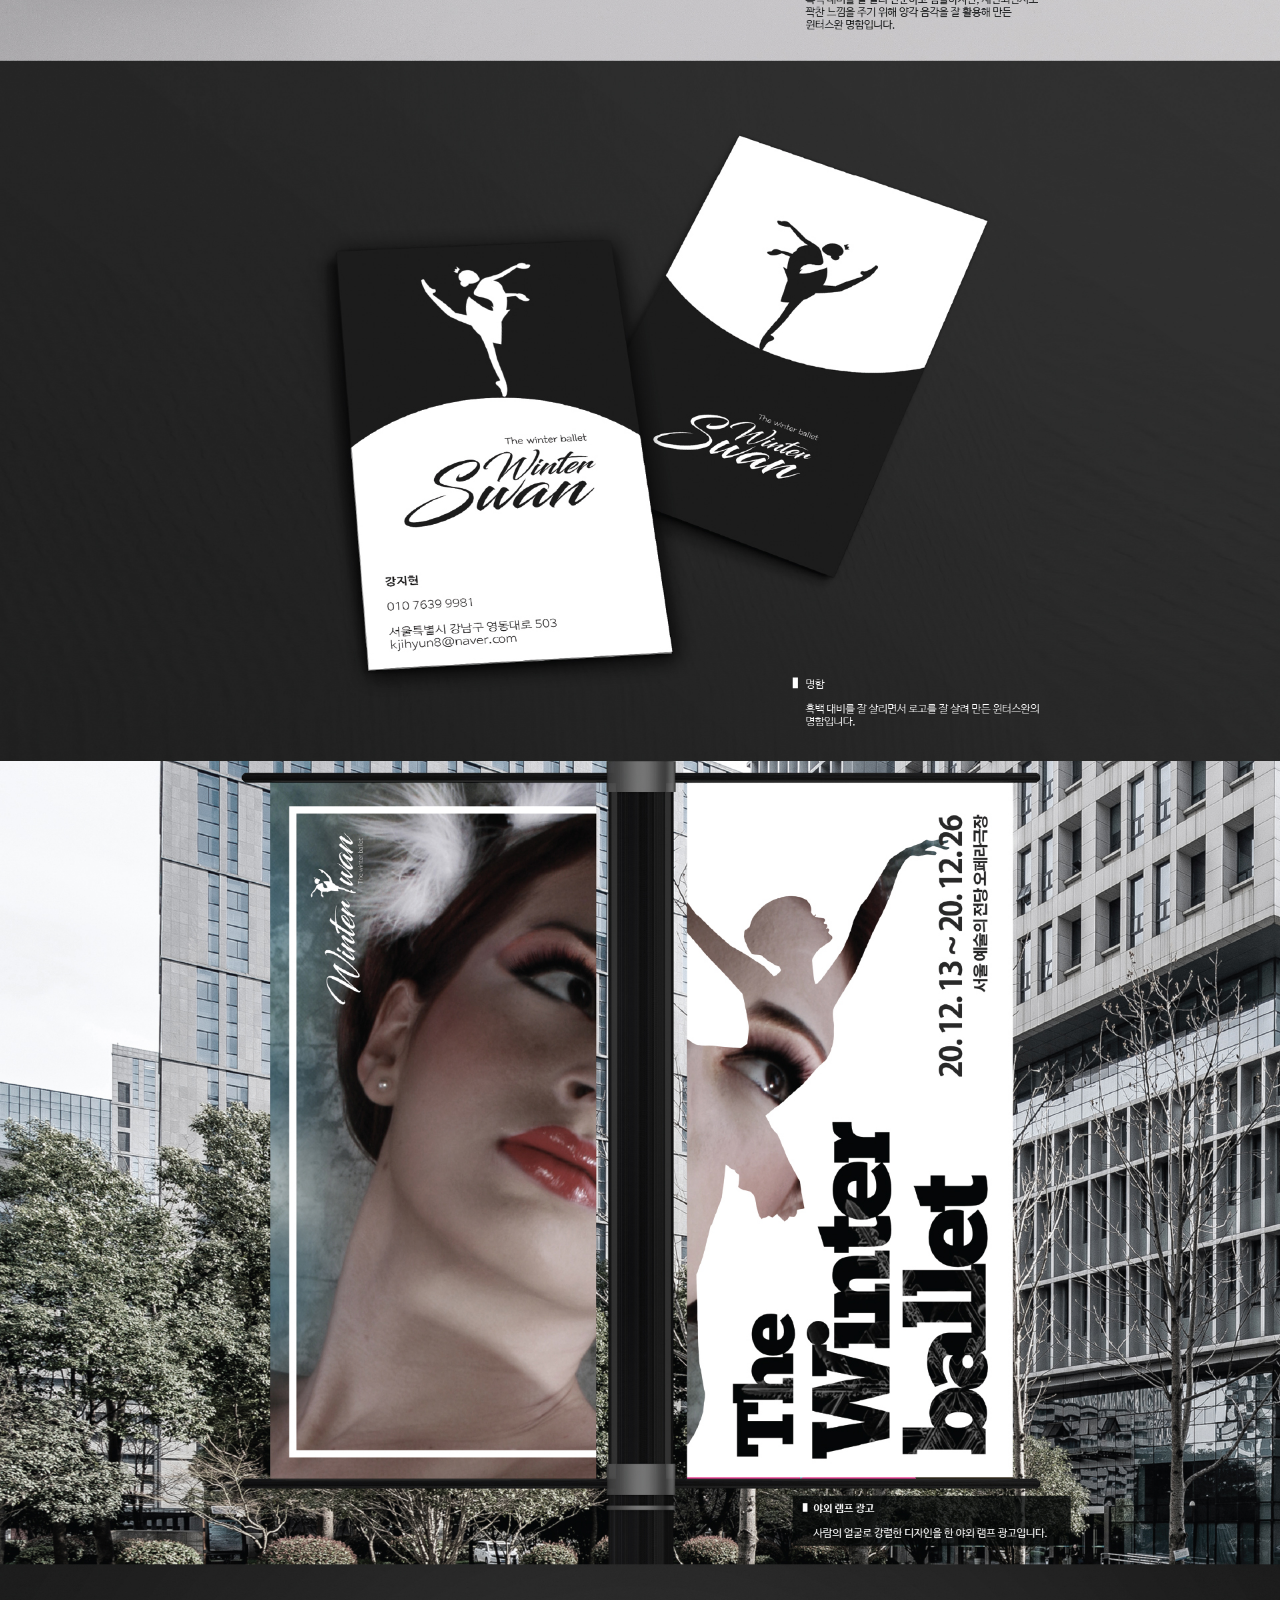
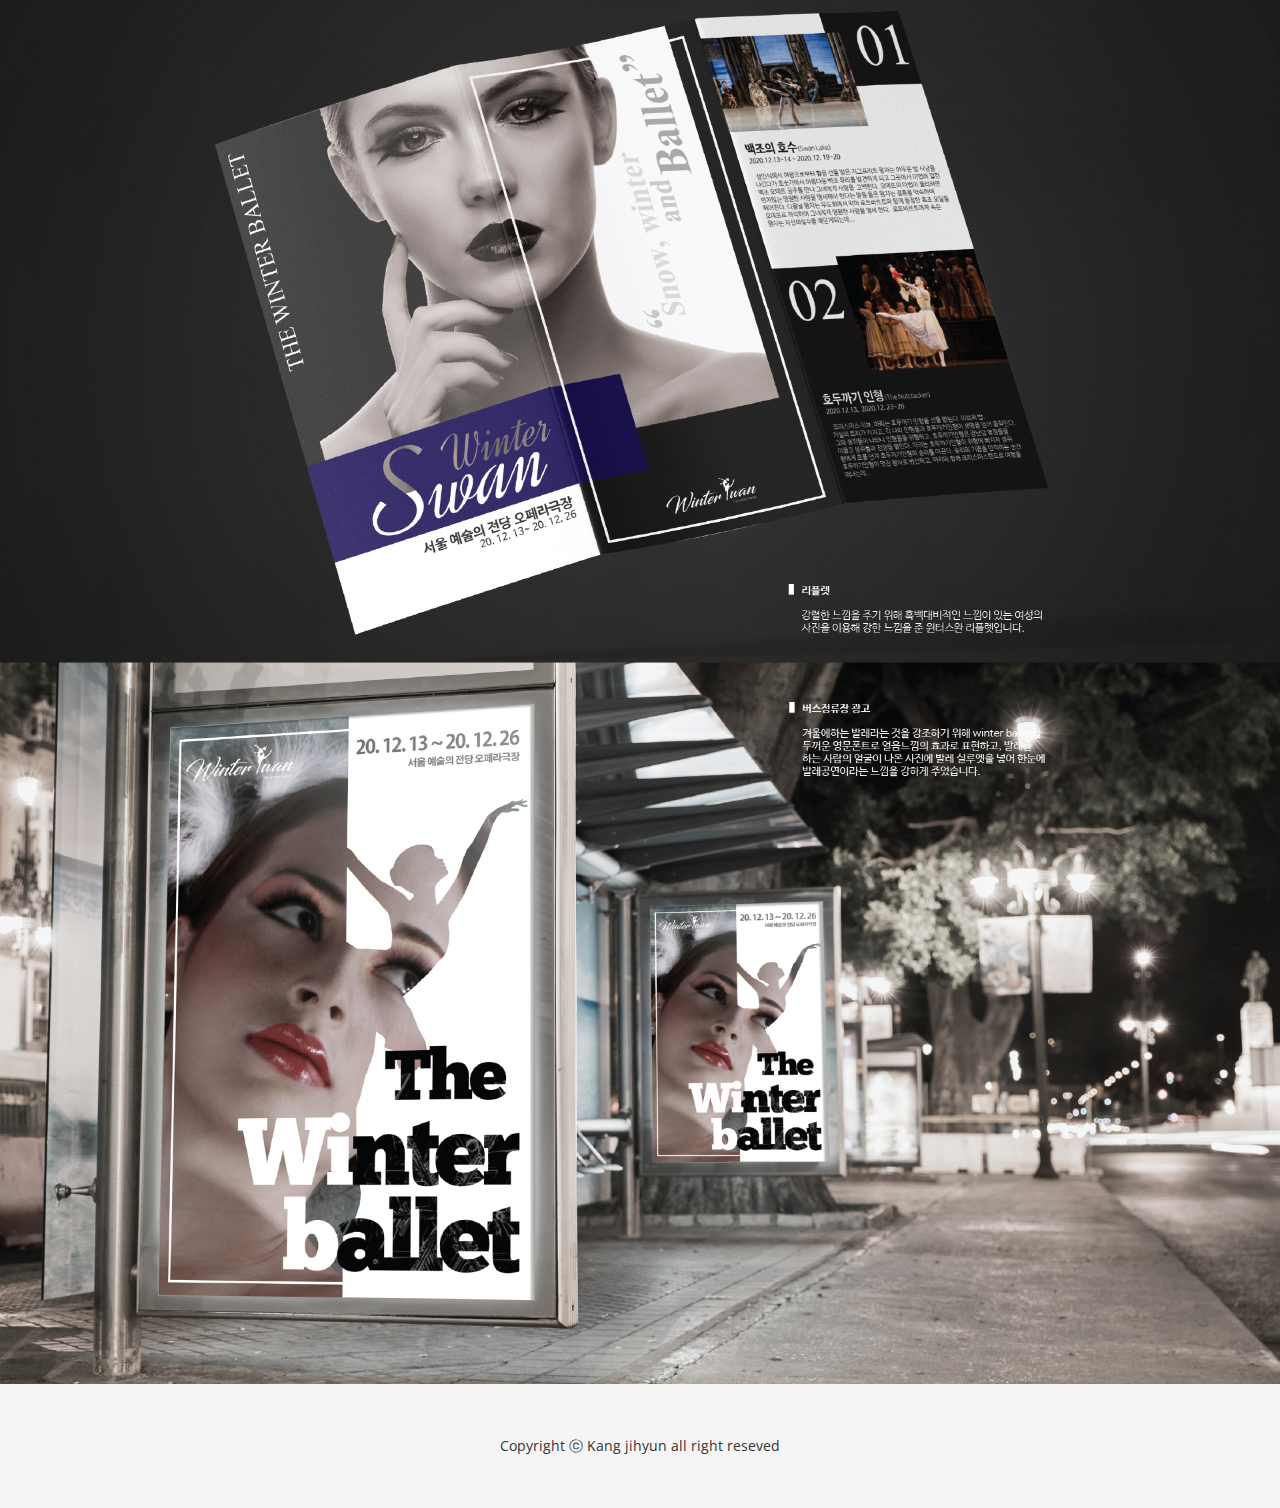
<file: project3_bi.html>
<!DOCTYPE html>
<html>

<head>
    <meta charset="utf-8">
    <meta http-equiv="X-UA-Compatible" content="IE=edge">
    <meta name="viewport" content="width=device-width, initial-scale=1">
    <title>Jihyun's Portfolio</title>
    <link rel="icon" href="img/favicon.png" type="image/x-icon">
    <!-- Bootstrap -->
    <link href="css/bootstrap.min.css" rel="stylesheet">
    <link href="ionicons/css/ionicons.min.css" rel="stylesheet">
    <link href="css/animate.min.css" rel="stylesheet">
    <link href="css/aos.css" rel="stylesheet">
    <!-- main style -->
    <link href="css/style.css" rel="stylesheet">

    <!-- HTML5 shim and Respond.js for IE8 support of HTML5 elements and media queries -->
    <!-- WARNING: Respond.js doesn't work if you view the page via file:// -->
    <!--[if lt IE 9]>
      <script src="https://oss.maxcdn.com/html5shiv/3.7.3/html5shiv.min.js"></script>
      <script src="https://oss.maxcdn.com/respond/1.4.2/respond.min.js"></script>
    <![endif]-->
</head>

<body>

    <!-- Preloader -->
    <div id="preloader">
        <div id="status">

            <div class="preloader" aria-busy="true" aria-label="Loading, please wait." role="progressbar">
            </div> 

        </div>
    </div>
    <!-- ./Preloader -->
    
    <!-- header -->
    <header class="navbar-fixed-top project_hd">
        <nav>
            <ul>
				<li class="logo2"><a href="index.html"><img src="img/logo.png"></a></li>
				<li><a href="index.html">home</a></li>
				<li><a href="index.html">About</a></li>
                <li><a href="index.html">portfolio</a></li>
            </ul>
        </nav>
    </header>
    <!-- ./header -->
    
    <div class="project_img">
		<div id="top1"><img src="img/pj3_bi1.jpg"></div>
		<img src="img/pj3_bi2.jpg">
		<img src="img/pj3_bi3.jpg">
	</div>
	<div class="fixed_b">
		<div><a href="#top1" class="fixed_btn black">맨위로</a></div>
		<div><a href="#end" class="fixed_btn black">아래로</a></div>
		<div><a href="https://jihyun8.github.io/winterswan" class="fixed_btn black" target="_blank">사이트<br>바로가기</a></div> 
	</div>
    
	
	<div class="footer" id="end">Copyright ⓒ Kang jihyun all right reseved</div>
    <!-- jQuery -->
    <script src="js/jquery.js"></script>
    <!--  plugins  -->
    <script src="js/bootstrap.min.js"></script>
    <script src="js/plugins.js"></script>
    <script src="js/aos.js"></script>
    <script src="js/jquery.form.js"></script>
    <script src="js/jquery.validate.min.js"></script>

    <!--  main script  -->
    <script src="js/custom.js"></script>
</body>

</html>
</file>
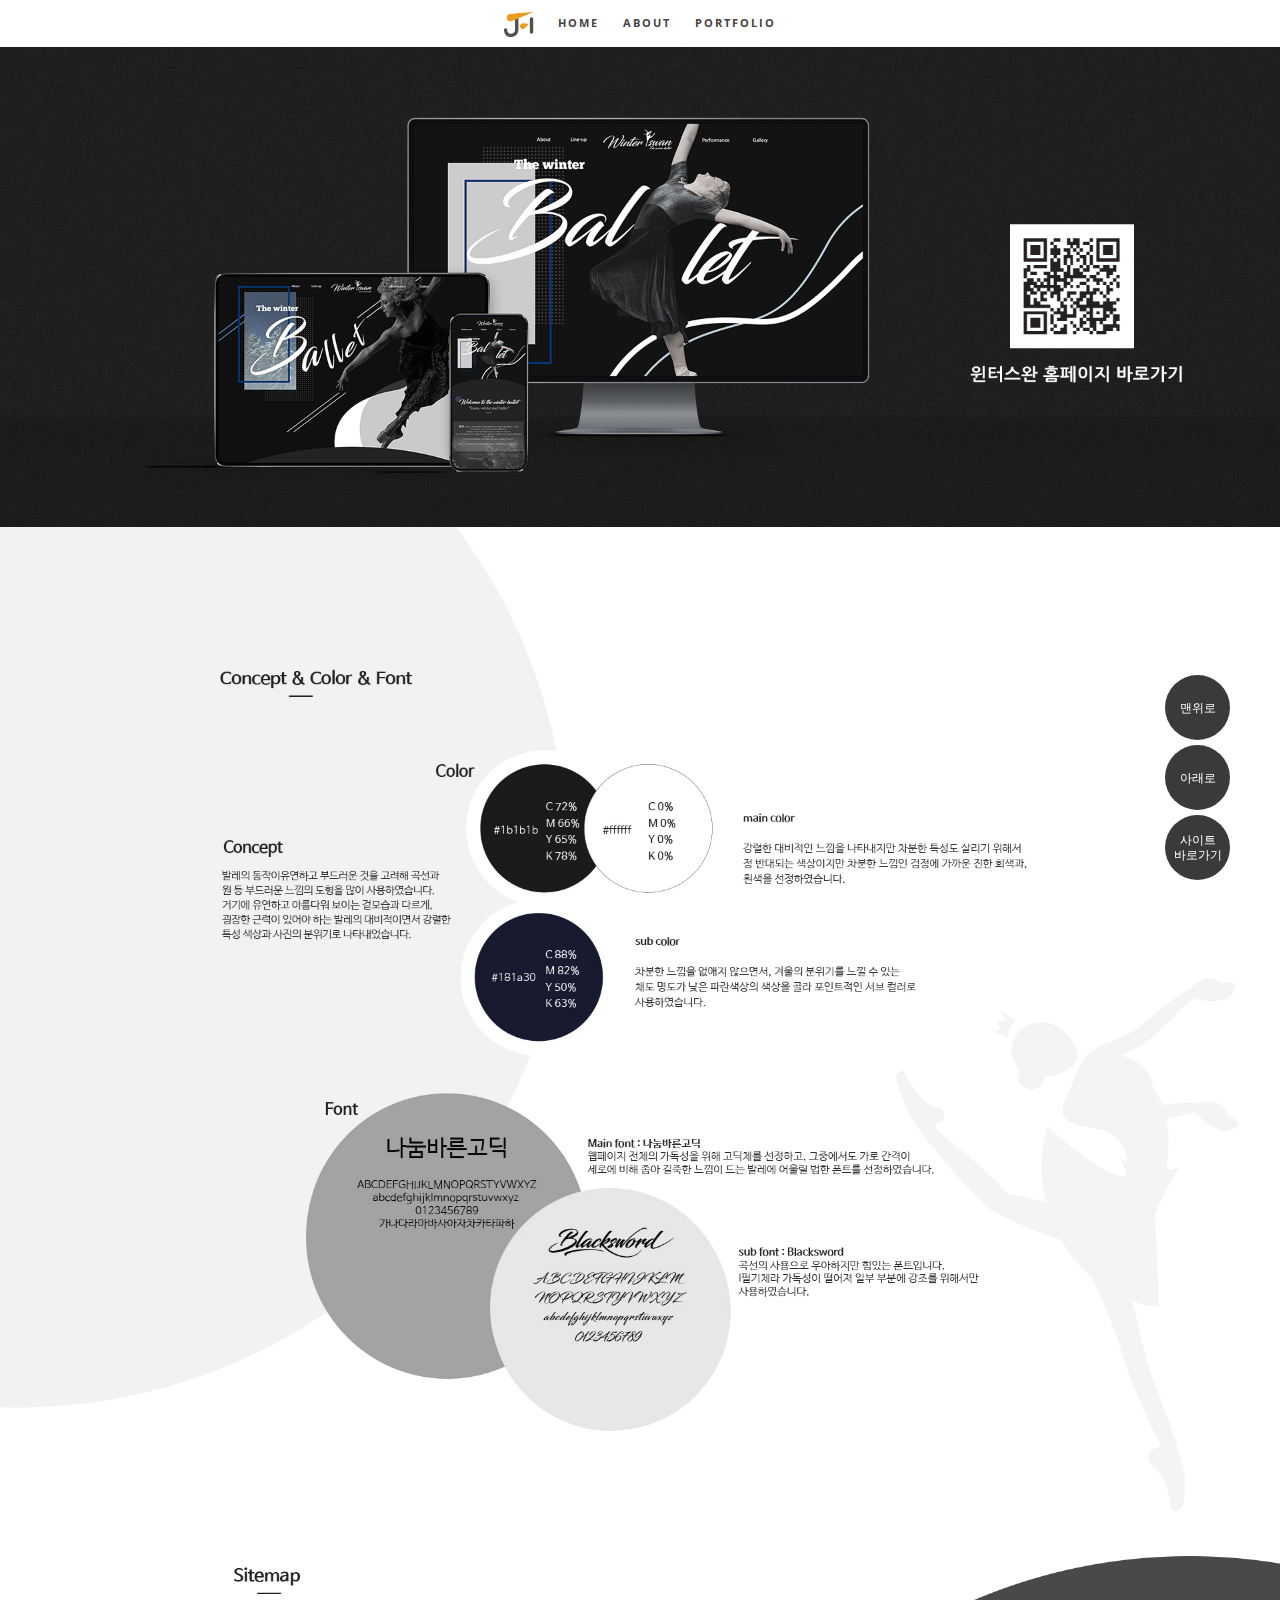
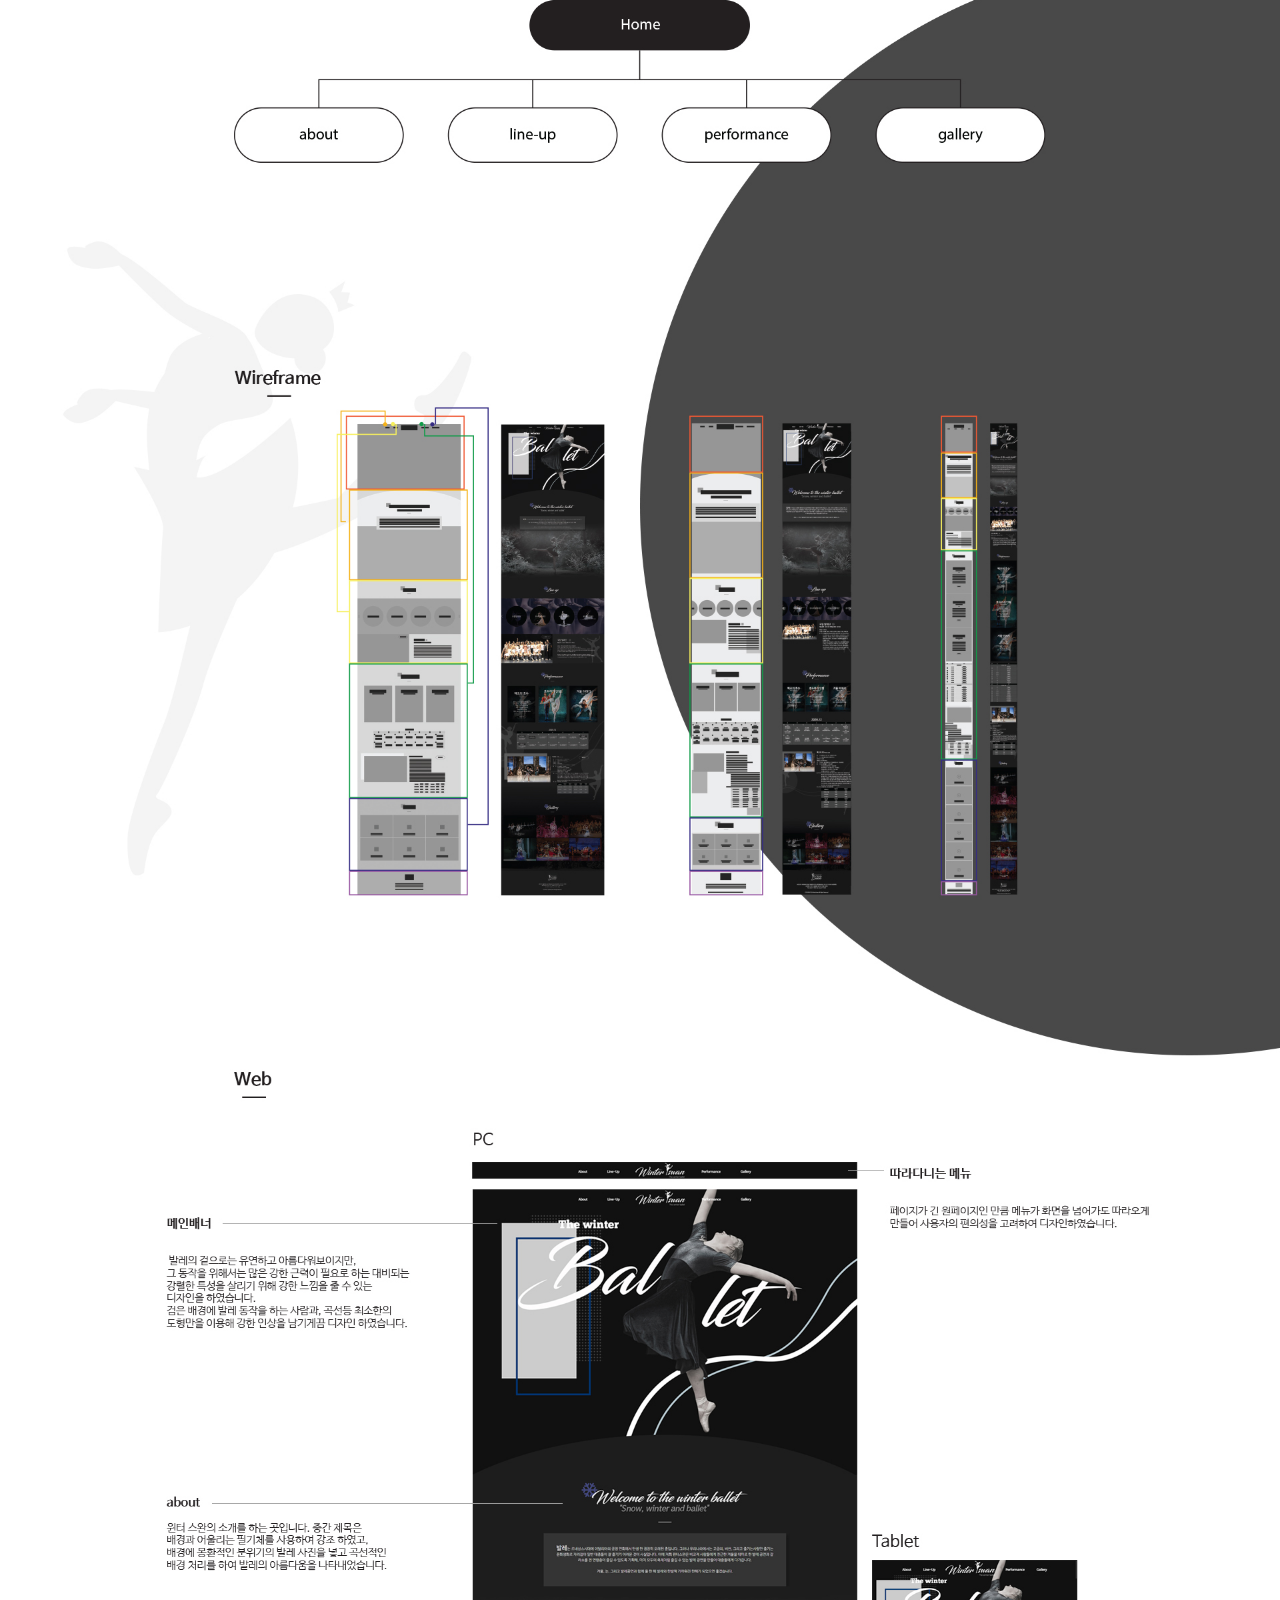
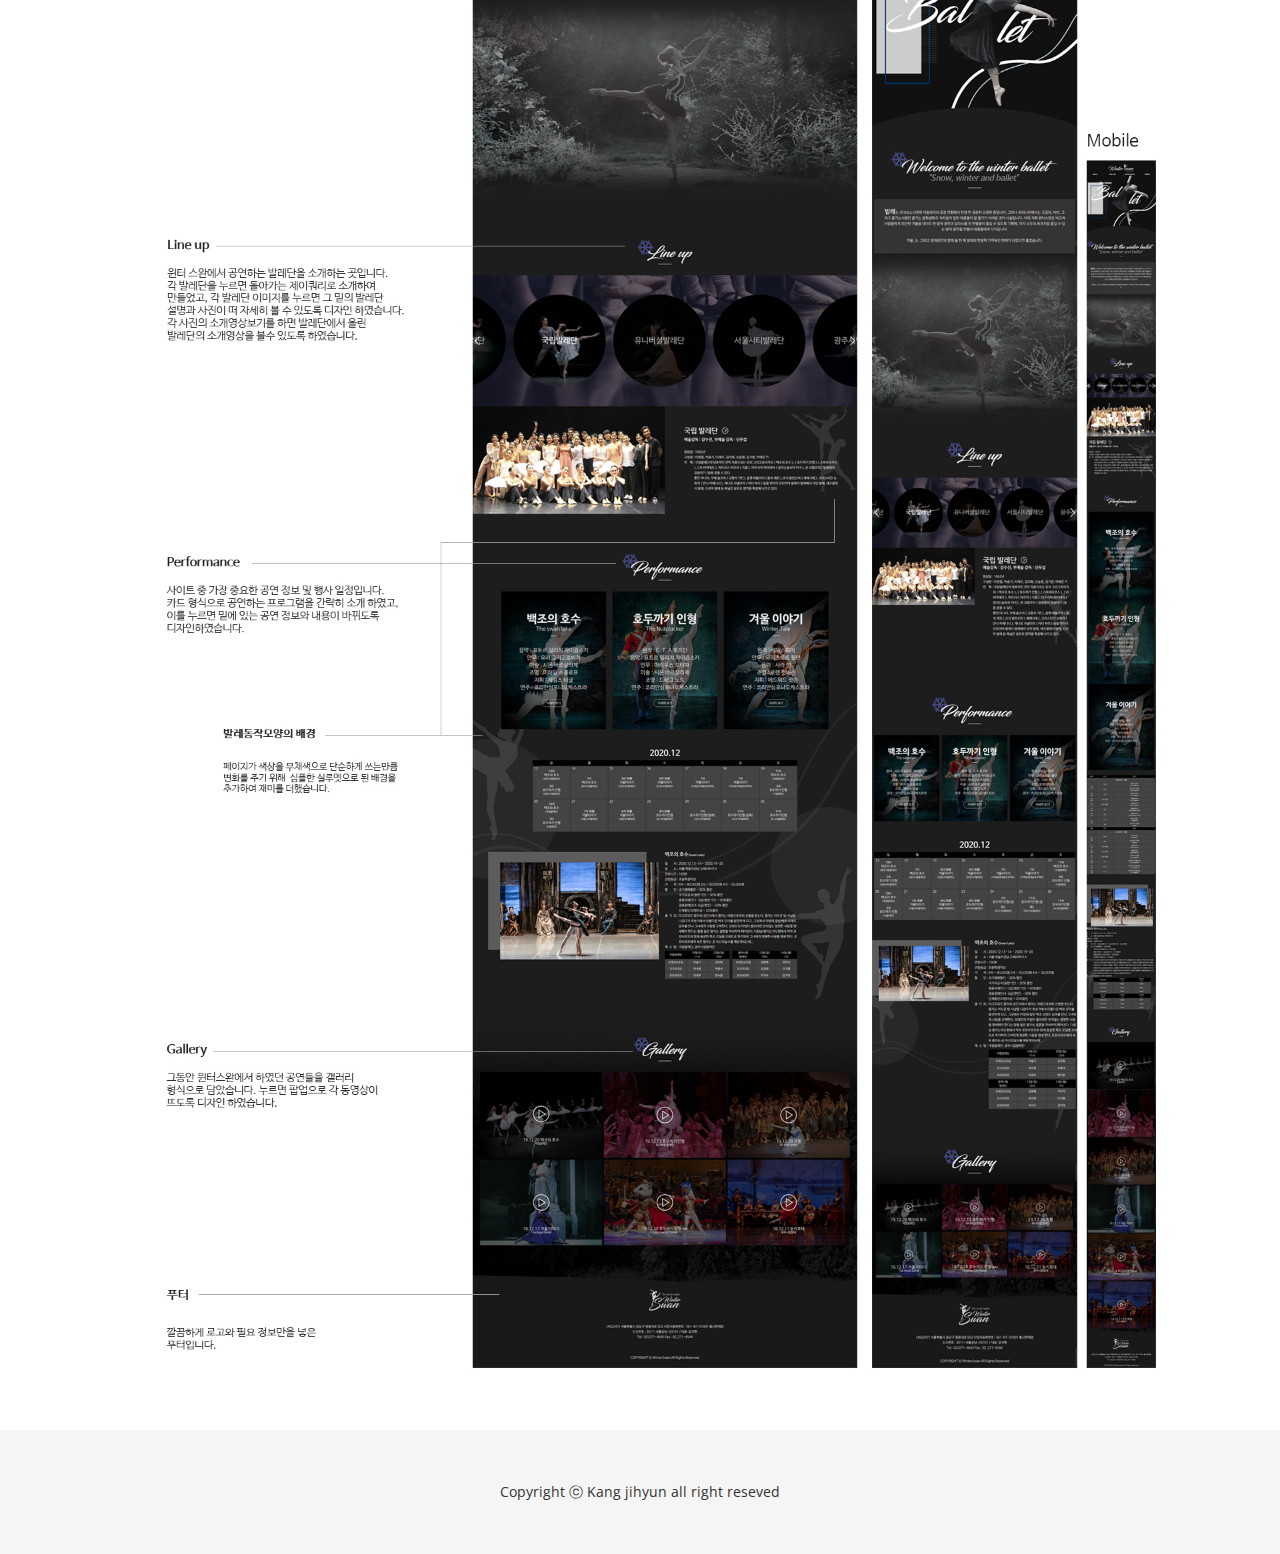
<file: project3_web.html>
<!DOCTYPE html>
<html>

<head>
    <meta charset="utf-8">
    <meta http-equiv="X-UA-Compatible" content="IE=edge">
    <meta name="viewport" content="width=device-width, initial-scale=1">
    <title>Jihyun's Portfolio</title>
    <link rel="icon" href="img/favicon.png" type="image/x-icon">
    <!-- Bootstrap -->
    <link href="css/bootstrap.min.css" rel="stylesheet">
    <link href="ionicons/css/ionicons.min.css" rel="stylesheet">
    <link href="css/animate.min.css" rel="stylesheet">
    <link href="css/aos.css" rel="stylesheet">
    <!-- main style -->
    <link href="css/style.css" rel="stylesheet">

    <!-- HTML5 shim and Respond.js for IE8 support of HTML5 elements and media queries -->
    <!-- WARNING: Respond.js doesn't work if you view the page via file:// -->
    <!--[if lt IE 9]>
      <script src="https://oss.maxcdn.com/html5shiv/3.7.3/html5shiv.min.js"></script>
      <script src="https://oss.maxcdn.com/respond/1.4.2/respond.min.js"></script>
    <![endif]-->
</head>

<body>

    <!-- Preloader -->
    <div id="preloader">
        <div id="status">

            <div class="preloader" aria-busy="true" aria-label="Loading, please wait." role="progressbar">
            </div> 

        </div>
    </div>
    <!-- ./Preloader -->
    
    <!-- header -->
    <header class="navbar-fixed-top project_hd">
        <nav>
            <ul>
				<li class="logo2"><a href="index.html"><img src="img/logo.png"></a></li>
				<li><a href="index.html">home</a></li>
				<li><a href="index.html">About</a></li>
                <li><a href="index.html">portfolio</a></li>
            </ul>
        </nav>
    </header>
    <!-- ./header -->
    
    <div class="project_img">
		<div id="top1"><img src="img/pj3_web1.jpg"></div>
		<img src="img/pj3_web2.jpg">
	</div>
	<div class="fixed_b">
		<div><a href="#top1" class="fixed_btn black">맨위로</a></div>
		<div><a href="#end" class="fixed_btn black">아래로</a></div>
		<div><a href="https://jihyun8.github.io/winterswan" class="fixed_btn black" target="_blank">사이트<br>바로가기</a></div> 
	</div>
    
	
	<div class="footer" id="end">Copyright ⓒ Kang jihyun all right reseved</div>
    <!-- jQuery -->
    <script src="js/jquery.js"></script>
    <!--  plugins  -->
    <script src="js/bootstrap.min.js"></script>
    <script src="js/plugins.js"></script>
    <script src="js/aos.js"></script>
    <script src="js/jquery.form.js"></script>
    <script src="js/jquery.validate.min.js"></script>

    <!--  main script  -->
    <script src="js/custom.js"></script>
</body>

</html>
</file>
<file: css/style.css>
/*
* Resume template
* Created by : Ahmed Essa
* website : www.ahmedessa.net
*/


/* Table of Content
==================================================
	- Google fonts & font family -
	- typography -
	- General -
    - Preloader -
	- Header -
    - home section -
    - About section -
    - experience section -
    - projects section -
    - Contact section -
    - Responsive media queries -
*/


/* Google fonts & font family
==================================================*/

@import 'https://fonts.googleapis.com/css?family=Lato:100,100i,300,300i,400,400i,700,700i,900,900i|Open+Sans:300,300i,400,400i,600,600i,700,700i,800,800i|Playfair+Display:400,400i,700,700i,900,900i';

/*
font-family: 'Playfair Display', serif;
font-family: 'Lato', sans-serif;
font-family: 'Open Sans', sans-serif;
*/


/* typography
==================================================*/



h1 {
    font-family: 'Playfair Display', serif;
    font-size: 80px;
    line-height: 70px;
	background:url(../img/h1bg.png) no-repeat;padding:20px 0 0 20px;
}

h4 {
    font-family: 'Lato', sans-serif;
    text-transform: capitalize;
    letter-spacing: 2px;
    position: relative;
    color: #ed9b0b;
    margin-left: 40px;
    font-weight: 700;
}

h4:before {
    position: absolute;
    width: 30px;
    left: -40px;
    content: "";
    display: block;
    height: 2px;
    background: #ed9b0b;
    top: 9px;
}




/* General
==================================================*/

body {
    font-family: 'Open Sans', sans-serif;
    font-size: 14px;
    line-height: 24px;
	
}

.size-50 {
    font-size: 50px;
    line-height: 50px
}

.h-50 {
    height: 50px;
}


/* preloader
==================================================*/

#preloader {
    position: fixed;
    top: 0;
    left: 0;
    right: 0;
    bottom: 0;
    background-color: #fff;
    z-index: 10000
}

#status,
.preloader {
    top: 50%;
    left: 50%;
    position: absolute
}

#status {
    width: 100px;
    height: 100px;
    background-repeat: no-repeat;
    background-position: center;
    margin: -50px 0 0 -50px
}

.preloader {
    height: 40px;
    width: 40px;
    margin-top: -20px;
    margin-left: -20px
}

.preloader:before {
    content: "";
    display: block;
    position: absolute;
    left: -1px;
    top: -1px;
    height: 100%;
    width: 100%;
    -webkit-animation: rotation 1s linear infinite;
    animation: rotation 1s linear infinite;
    border: 2px solid #425BB5;
    border-top: 2px solid transparent;
    border-radius: 100%
}

.preloader>.icon {
    position: absolute;
    top: 50%;
    left: 50%;
    height: 25px;
    width: 10.6px;
    margin-top: -12.5px;
    margin-left: -5.3px;
    -webkit-animation: wink 1s ease-in-out infinite alternate;
    animation: wink 1s ease-in-out infinite alternate
}

@media only screen and (min-width:768px) {
    .preloader {
        height: 60px;
        width: 60px;
        margin-top: -30px;
        margin-left: -30px
    }
    .preloader:before {
        left: -2px;
        top: -2px;
        border-width: 2px
    }
    .preloader>.icon {
        height: 37.5px;
        width: 15.9px;
        margin-top: -18.75px;
        margin-left: -7.95px
    }
}

@media only screen and (min-width:1200px) {
    .preloader {
        height: 60px;
        width: 60px;
        margin-top: -30px;
        margin-left: -30px
    }
    .preloader>.icon {
        height: 50px;
        width: 21.2px;
        margin-top: -25px;
        margin-left: -10.6px
    }
}

@-webkit-keyframes rotation {
    from {
        -webkit-transform: rotate(0);
        transform: rotate(0)
    }
    to {
        -webkit-transform: rotate(359deg);
        transform: rotate(359deg)
    }
}

@keyframes rotation {
    from {
        -webkit-transform: rotate(0);
        transform: rotate(0)
    }
    to {
        -webkit-transform: rotate(359deg);
        transform: rotate(359deg)
    }
}

@-webkit-keyframes wink {
    from {
        opacity: 0
    }
    to {
        opacity: 1
    }
}

@keyframes wink {
    from {
        opacity: 0
    }
    to {
        opacity: 1
    }
}


/* Header
==================================================*/

header {
    text-align: center;
    -webkit-transition: all .5s;
    transition: all .5s;
    height: auto;
}

nav ul {
    display: inline-block;
    padding-left: 0;
    list-style: none;
    margin-bottom: 0;
	padding:20px;
    -webkit-transition: all .5s;
    transition: all .5s;
}

.m_nav nav ul{padding:10px;}

nav li {
    display: inline-block;
    margin: 0 10px ;
}

nav li a {
    text-transform: uppercase;
    letter-spacing: 2px;
    color: #444;
    font-size: 11px;
    font-weight: bold;
}

.bg-nav {
    background: #fff;
    border-bottom: 1px solid #f3f3f3
}

.bg-nav ul {
    padding:10px;
}
.bg-nav .logo1{}

a:focus {
    color: #444;
    text-decoration: none;
}

a:hover {
    color: #ed9b0b;
    text-decoration: none;
}

a.active {
    color: #ed9b0b;
}

.logo1 img{height:25px;}
.logo1{padding-top:10px;}
.m_nav{display:none;background:#fff;}


@media (max-width:680px){
	.m_nav{display:block;}
	.pc_nav{display:none;}
	#home{padding-top:46.5px;}
}

/* home section
==================================================*/

#home {
    /* background: url(../video/main_banner.mp4) no-repeat;
    background-size: cover; */
}

#home video{width:100%;}

.table-cell {
    display: table-cell;
    vertical-align: middle;
}

.disply-table {
    display: table;
    height: 100vh;
}


/* about section
==================================================*/

#about {
    padding: 100px 0;
}

.about-img-div img {
    margin: 0 auto;
}

.about-border {
    position: absolute;
    border: 10px solid #ed9b0b;
    width: 400px;
    height: 400px;
    top: 40px;
    left: 50px;
    z-index: 1
}
#about h1{padding-bottom:30px}
.info div{float:left;
	text-align:left;
	margin-top:30px}
.info1{padding-right:20px;font-weight:bold;}
.info{
	float:right;
	display:inline;}
.info_out{overflow:hidden;}
.info2 p a{color:#444}
.info2 p a:hover{color:#ed9b0b}



/* skill section
==================================================*/
#skill{height:auto;
	background:#eee;
	overflow:hidden;
	padding-bottom:50px}
.skill_1{text-align:center;}
.number1{font-size:50px;
	line-height:60px;
	padding-top:20px;}
.what{font-size:18px;
	padding-top:20px;}

#skill h1{background:none;
	font-size:40px;}
#skill .col-md-2{padding:50px 0 0;}
#skill div:nth-child(1){padding:0;}


/* projects section
==================================================*/

#projects {
    padding: 100px 0 30px;
}

.portfolio .categories-grid span {
    font-size: 30px;
    margin-bottom: 30px;
    display: inline-block;
}

.portfolio .categories-grid .categories ul li {
    list-style: none;
    margin: 20px 0;
}

.portfolio .categories-grid .categories ul li a {
    display: inline-block;
    color: #60606e;
    padding: 0 10px;
    margin: 0 14px;
    -webkit-transition: all .2s ease-in-out .2s;
    transition: all .2s ease-in-out .2s;
}

.portfolio .categories-grid .categories ul li a:hover,
.portfolio .categories-grid .categories ul li a:focus {
    text-decoration: none;
}

.portfolio .categories-grid .categories ul li a.active {
    background-color: #ed9b0b;
    padding: 0px 20px;
    color: white;
    text-decoration: none;
}

.portfolio_filter {
    padding-left: 0;
}

.portfolio_item {
    position: relative;
    overflow: hidden;
    display: block;
    margin-bottom: 30px;
}

.portfolio_item .portfolio_item_hover {
    position: absolute;
    bottom: 0px;
    left: 0px;
    height: 90px;
    width: 100%;
    background-color: rgba(237, 155, 11, 0.5);
    /* -webkit-transform: translateY(100%);
    transform: translateY(100%); */
    opacity: 1;
    -webkit-transition: all .2s ;
    transition: all .2s;
    color: #333;
}

.portfolio_item .portfolio_item_hover .item_info {
    text-align: center;
    position: absolute;
    top: 50%;
    left: 50%;
    -webkit-transform: translate(-50%, -50%);
    transform: translate(-50%, -50%);
    padding: 10px;
    width: 100%;
    font-weight: bold;
}

.portfolio_item .portfolio_item_hover .item_info span {
    display: block;
    color: #fff;
    font-size: 18px;
    -webkit-transform: translateY(-100px);
    transform: translateY(-100px);
    -webkit-transition: all .1s ease-in-out .1s;
    transition: all .1s ease-in-out .1s;
    opacity: 0;
}

.portfolio_item .portfolio_item_hover .item_info .project_info {
    font-style: normal;
    display: inline-block;
    color: #fff;
    margin-top: 10px;
    -webkit-transform: translateY(100px);
    transform: translateY(100px);
    -webkit-transition: all .2s ease-in-out .2s;
    transition: all .2s ease-in-out .2s;
    opacity: 0;
    font-size: 14px;
	font-weight:400
}
.portfolio_item .portfolio_item_hover .item_info b{color:#fff; font-weight:300;
font-size:10px}
.port_text{position:absolute;
	bottom:0;
	left:0;
	width:100%;
	height:50px;
	text-align:center;
	margin-bottom:20px}
.port_text p{margin:0;}
.port_text .project_info span{font-size:8px;
	line-height:10px;}
.port_text .project_info{color:#fff;}
.port_text div:nth-child(2){font-size:20px; font-weight:bold;
color:#fff;}

.portfolio_item:hover .portfolio_item_hover {
    height:100%;
	background-color: rgba(237, 155, 11, 0.3);
}
.portfolio_item:hover img{transform:scale(1.2, 1.2);
	-webkit-transform:scale(1.2, 1.2);
	transition: transform .1s;
	-webkit-transition: transform .4s;}

.portfolio_item:hover .item_info em,
.portfolio_item:hover .item_info span {
    opacity: 1;
    -webkit-transform: translateX(0);
    transform: translateX(0);
}
.portfolio_item:hover .port_text{top:50%;
	transform:translateY(-50%);
	-webkit-transform:translateY(-50%);
	-webkit-transition: all .2s;
    transition: all .2s ;}
.portfolio_item:hover .port_text div{transform:scale(1.2, 1.2);
	-webkit-transform:scale(1.2, 1.2);
	/* -webkit-transition: all .05s;
    transition: all .05s; */}
.portfolio_item:hover .port_text .project_info{margin-bottom:7px}
 
.portfolio .categories-grid .categories ul li {
    float: left;
}

.portfolio .categories-grid .categories ul li a {
    padding: 0 10px;
    -webkit-transition: all .2s ease-in-out .2s;
    transition: all .2s ease-in-out .2s;
}

.portfolio_filter {
    padding-left: 0;
    display: inline-block;
    margin: 0 auto;
    text-align: center;
}



.portfolio-padding {
    padding: 50px 0;
}

.portfolio-inner {
    padding-bottom: 0 !important;
    padding-top: 100px;
}

.modal-content {
    box-shadow: 0 5px 15px rgba(0, 0, 0, 0);
    border: none;
}

/* .popup-modal {
    background: #fff;
} */

.close-popup-modal {
    float: right;
    margin: 20px;
    font-size: 22px;
    opacity: 0;
    cursor: pointer;
    -webkit-transition: all .3s;
    transition: all .3s;
    -webkit-transition-delay: .6s;
    transition-delay: .6s;
    position: fixed;
    z-index: 100000;
    right: 14px;
}

.animatedModal-on .close-popup-modal {
    opacity: 1;
}

.modal-content h2 {
    font-family: 'Playfair Display', serif;
    font-size: 40px;
    line-height: 50px;
}

.footer{padding:50px 0;
	text-align:center;background:#f5f5f5;}


.modal1{width:800px;
	height:450px;
	position:fixed;
	top:50%;
	left:50%;
	transform:translate(-50%, -50%);
	}
.modal2{background:rgba(0,0,0,0.8);
	position:fixed;
	width:100%;
	height:100%;
	top: 0;
	left: 0;
	z-index:100;
	display:none;}
.videowrapper {
position: relative;
padding-bottom: 56.25%; /* 16:9 비율인 경우 */
/* padding-bottom값은 4:3 비율인 경우 75%로 설정합니다 */
padding-top: 25px;
height: 0;}

.videowrapper iframe {
position: absolute;
top: 0;
left: 0;
width: 100%;
height: 100%;}
.btn2{border:1px #fff solid;
	border-radius:20px;
	padding:5px 30px;
	margin:10px 10px;
	color:#fff;
	display:inline-block;
	text-align:center;}
.btn2:hover{border:1px #ed9b0b solid;}
.modal1 p{text-align:right;
	position:absolute;
	right:0; bottom:-70px}
@media (max-width:800px){
	.modal1{width:98%;}
}


/*==============project1 ==========*/
.project_img #top1{padding-top:46.5px}
.project_img img{display:block; width:100%}

.fixed_btn{display:inline-block;
	width:65px; height:65px;
	border-radius:35px;
	background:#625e54;
	color:#fff;
	text-align:center;
	padding-top:21px;
	margin-bottom:5px;}
.fixed_b{position:fixed;
	bottom:20px;
	right:50px;
	font-size:12px;}
.fixed_b div:hover a{background:#46433c;
	color:#fff;
	font-weight:bold}
.fixed_b div:nth-child(3) a{padding-top:17px;
	margin-bottom:0;
	line-height:15px}
.font-25{font-size:30px;
	opacity:.1;
	padding-bottom:5px;
	font-weight:bold;}
#about h1{padding-bottom:10px;}	
.project_img a:visited{color:#fff}
.logo2 img{height:25px;}
.logo2{padding-top:0px;}
.project_hd{height: 45.75px;
}
.font_w{color:#fff;}
.bg-nav nav ul li a{color:#444}
.project_hd{background:#fff}
.project_hd nav ul{padding:10px}


/*==============project2 ==========*/
.k1{background:url(../img/flower_icon_top.png);
	width:96px; height:96px;}
.k2{background:url(../img/flower_icon_bot.png);
	width:96px; height:96px;}
.k3{background:url(../img/flower_icon_site.png);
	width:96px; height:96px;}
.fixed_b div:hover .k1{background:url(../img/flower_icon_top_h.png)}
.fixed_b div:hover .k2{background:url(../img/flower_icon_bot_h.png)}
.fixed_b div:hover .k3{background:url(../img/flower_icon_site_h.png)}
.k1, .k2, .k3{margin-bottom:0}

/*==============project3 ==========*/
.black{background:rgba(56,56,56,1)}
.fixed_b div:hover a.black {background:#1d1d1d;
	color:#fff;
	font-weight:bold}


/* Responsive media queries
==================================================*/

@media (max-width: 991px) {
    .portfolio .categories-grid .categories ul li a {
        padding: 0 2px;
    }
}

@media (max-width: 768px) {
    .timeline-event-copy {
        width: 90%;
        left: 2em;
    }
}

@media (max-width: 500px) {
    h1 {
        font-family: 'Playfair Display', serif;
        font-size: 50px;
        line-height: 50px;
    }
    #home,
    .disply-table {
    }
    .about-border {
        width: 265px;
    }
    .portfolio .categories-grid .categories ul li {
        list-style: none;
        margin: 10px 0;
    }
}

@media (max-width: 420px) {
    nav li {
        margin: 0 6px;
    }
	nav ul{padding-top:10px}
    nav li a {
        font-size: 10px;
		
    }
	.bg-nav ul a{color:#444}
	#home {
	}
}
</file>
